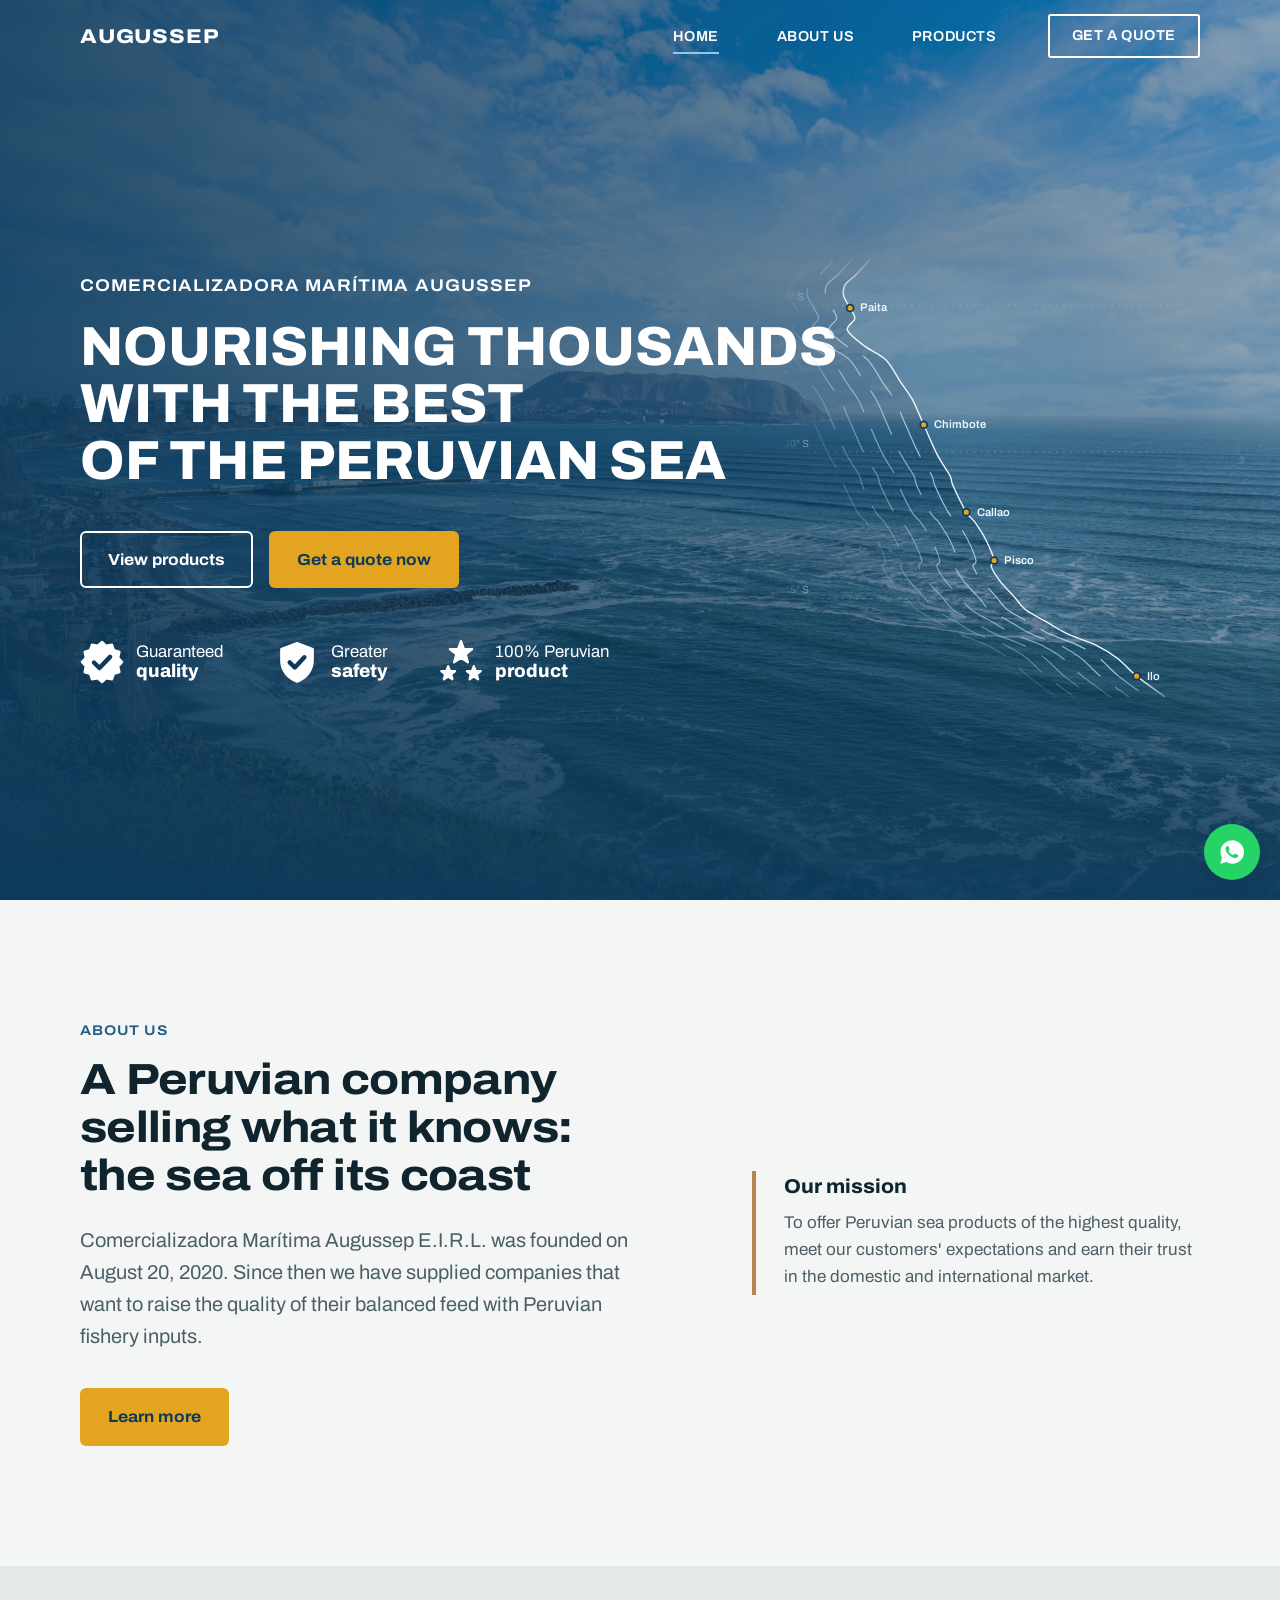
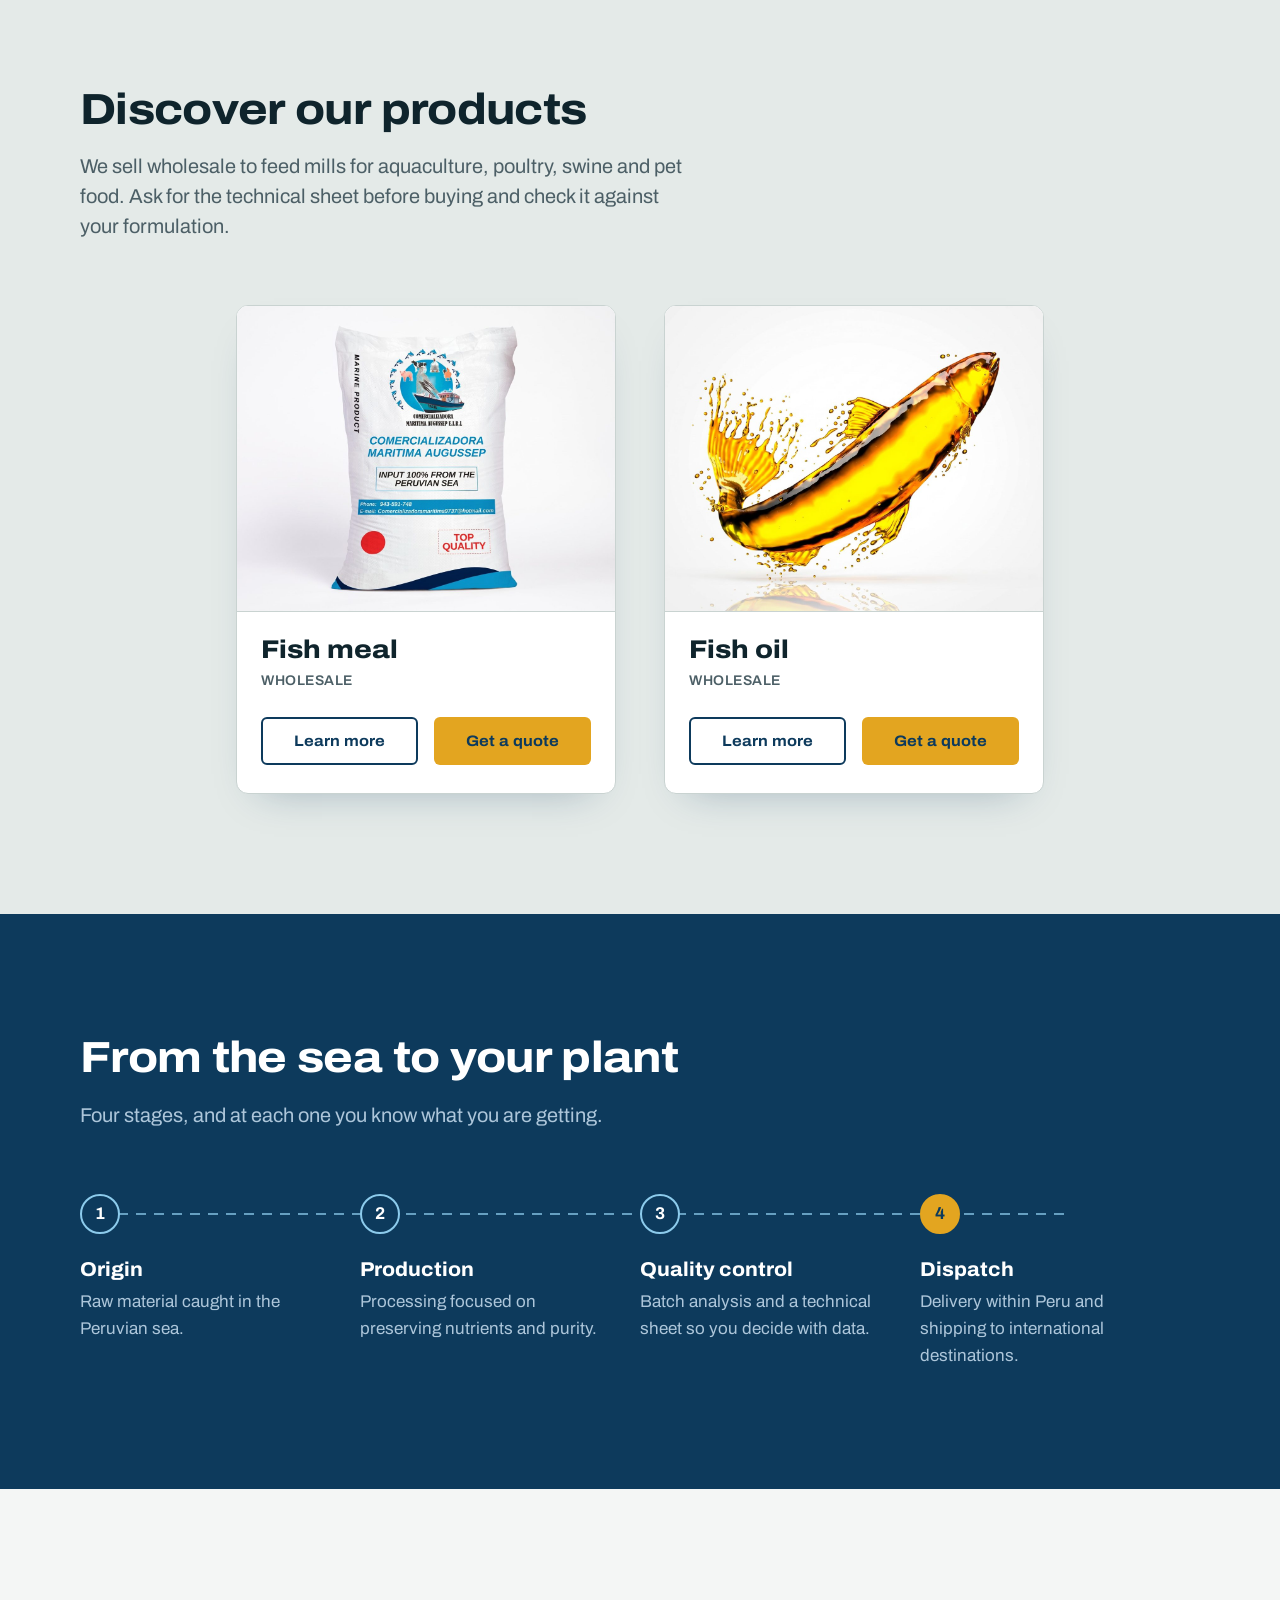
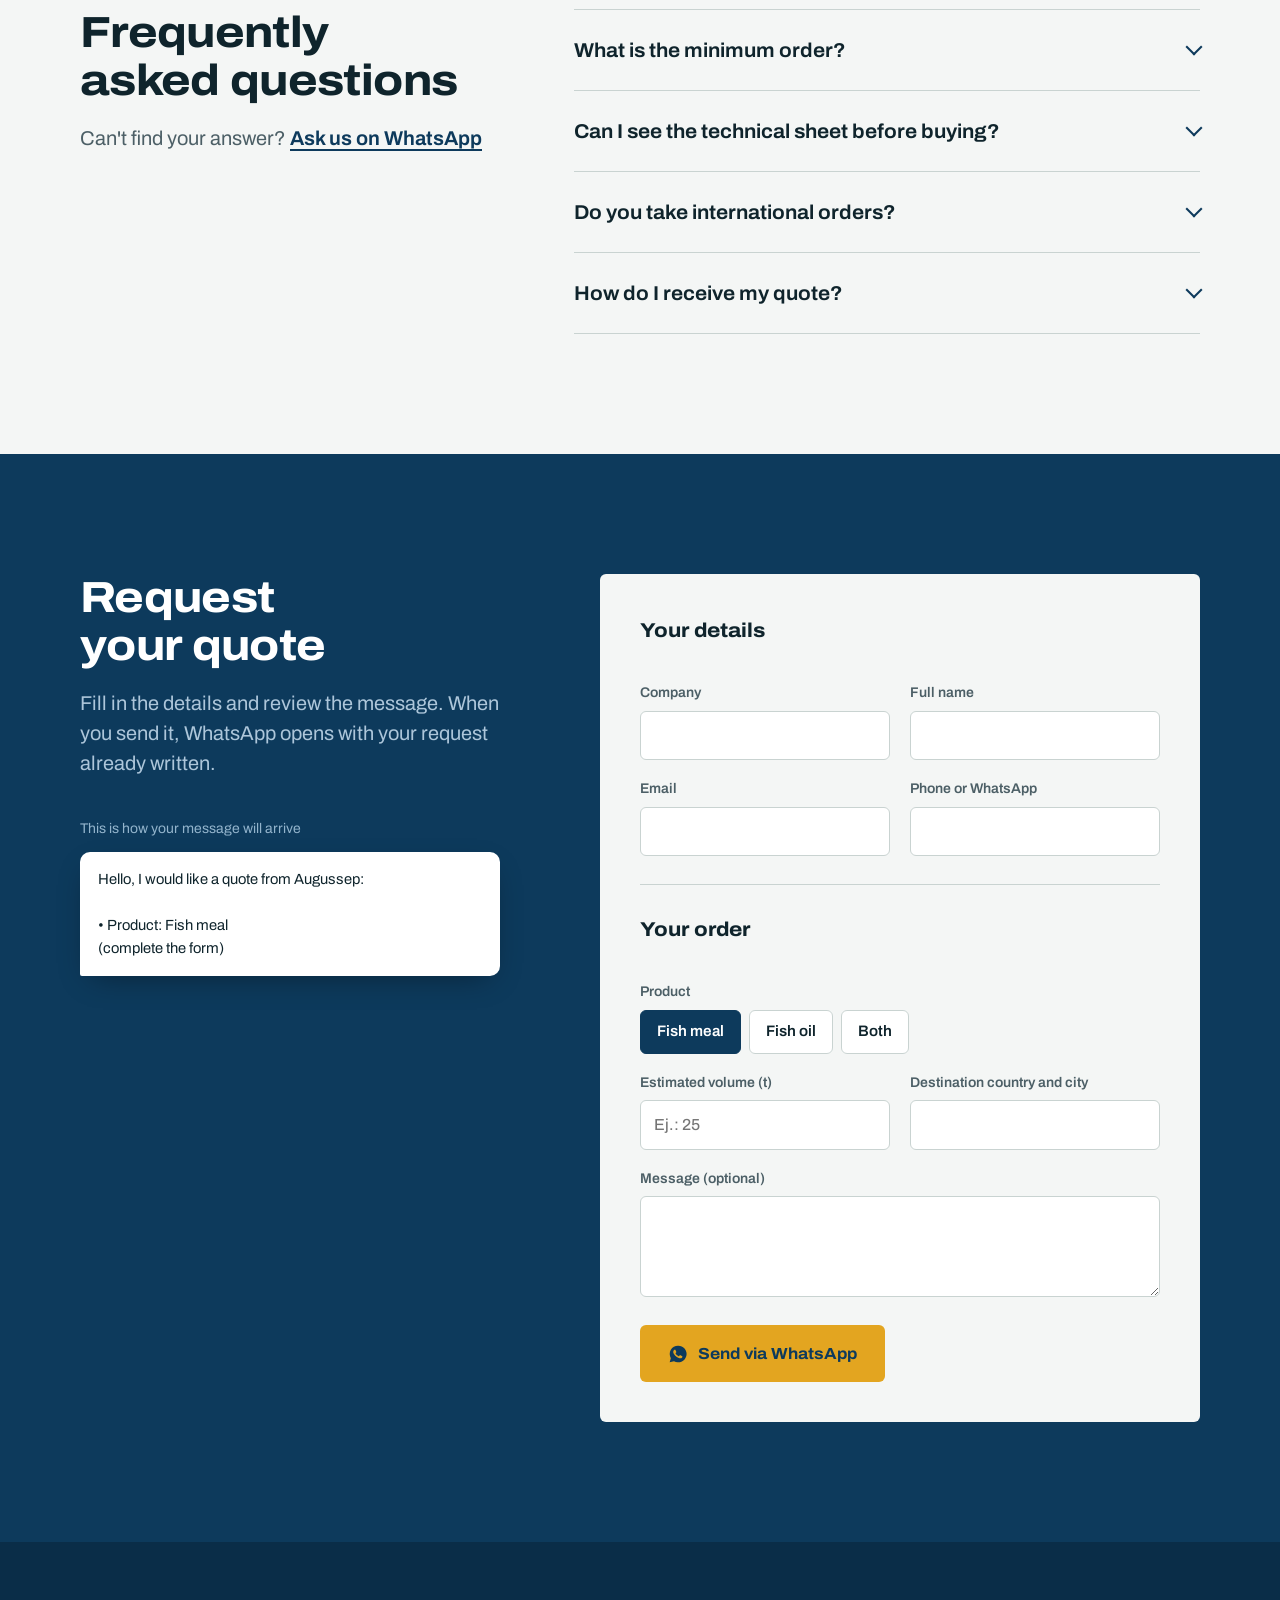
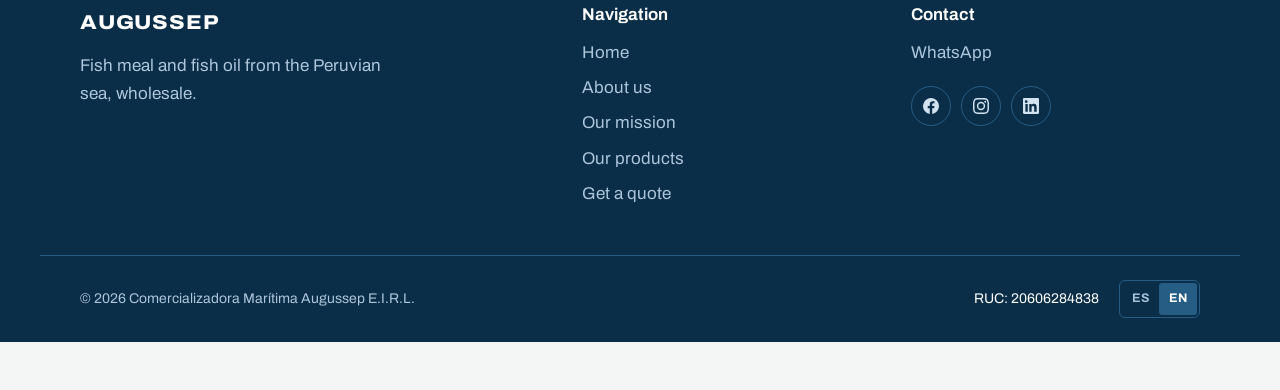
<file: index.html>
<!DOCTYPE html>
<html lang="es">
<head>
  <meta charset="UTF-8">
  <meta http-equiv="refresh" content="0; url=inicio/index.html">
  <title>Augussep</title>
  <link rel="canonical" href="inicio/index.html">
</head>
<body>
  <p><a href="inicio/index.html">Ir a Augussep</a></p>
</body>
</html>
</file>
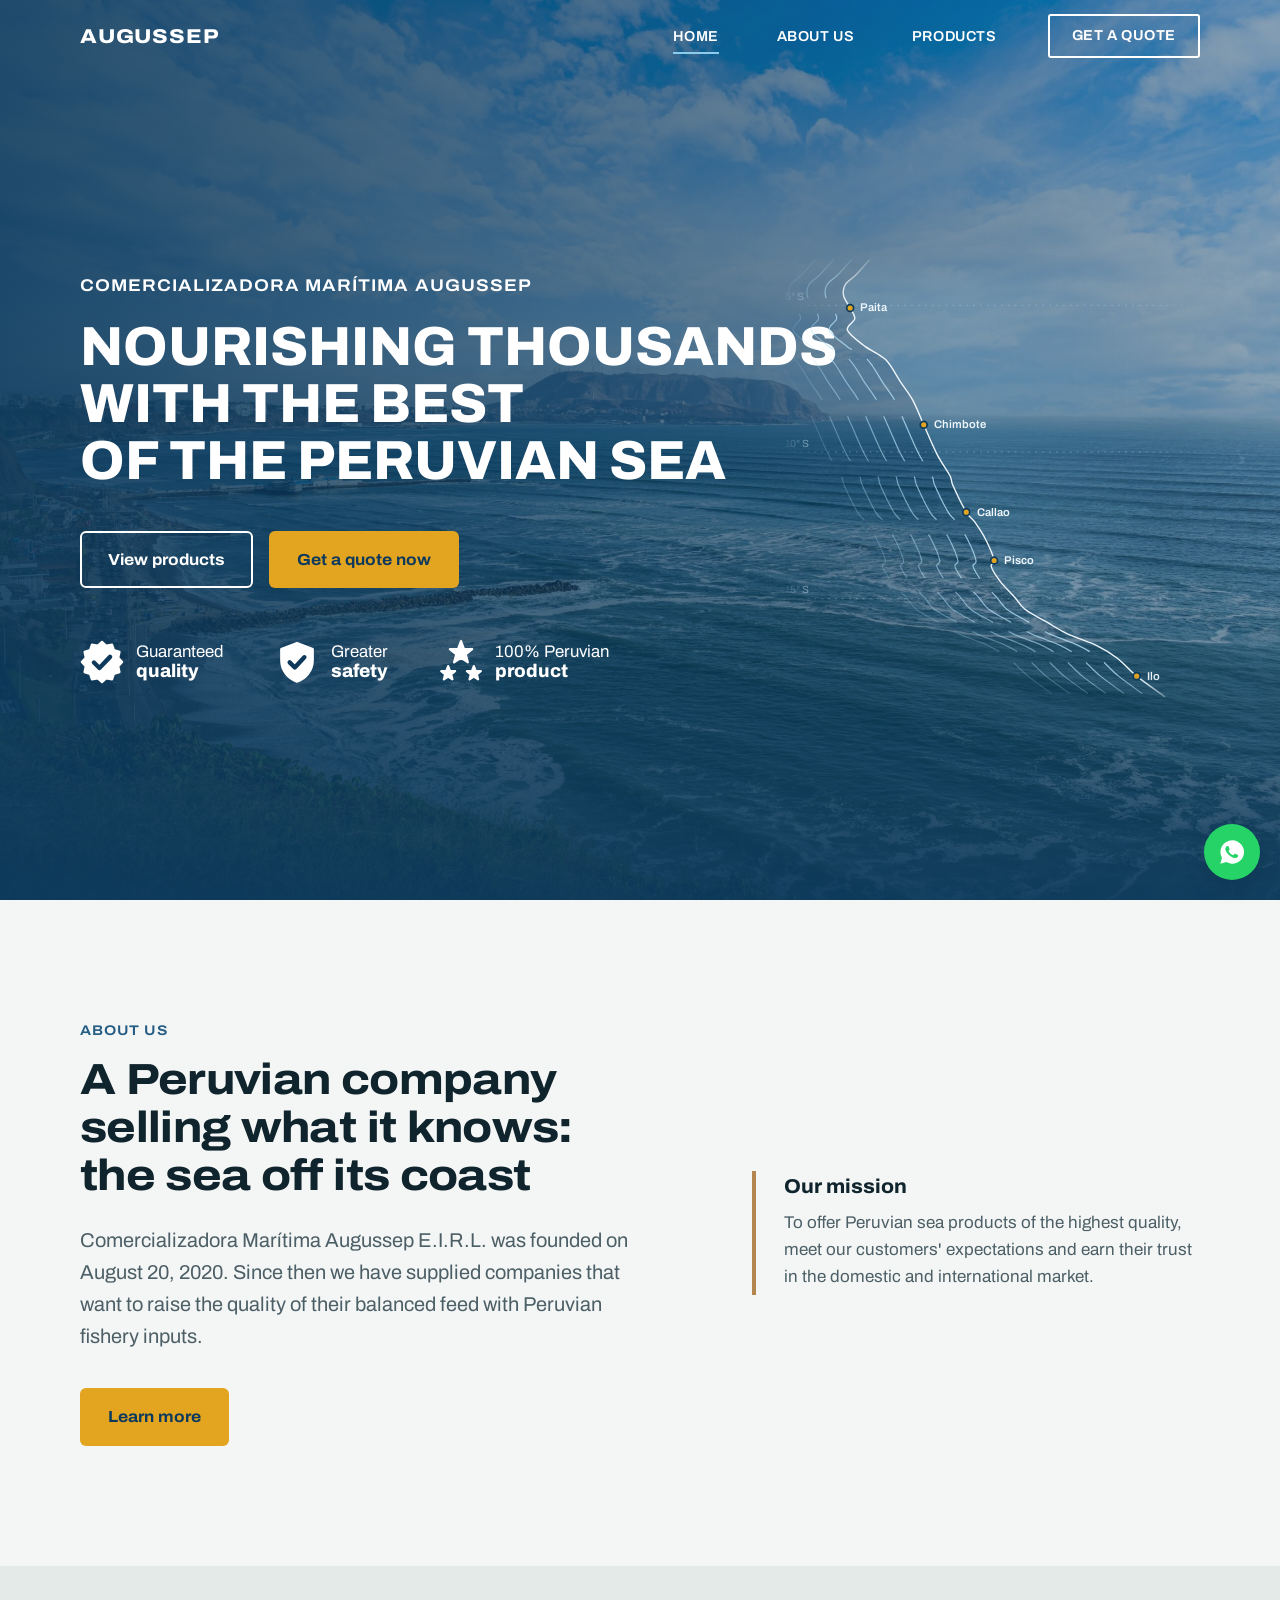
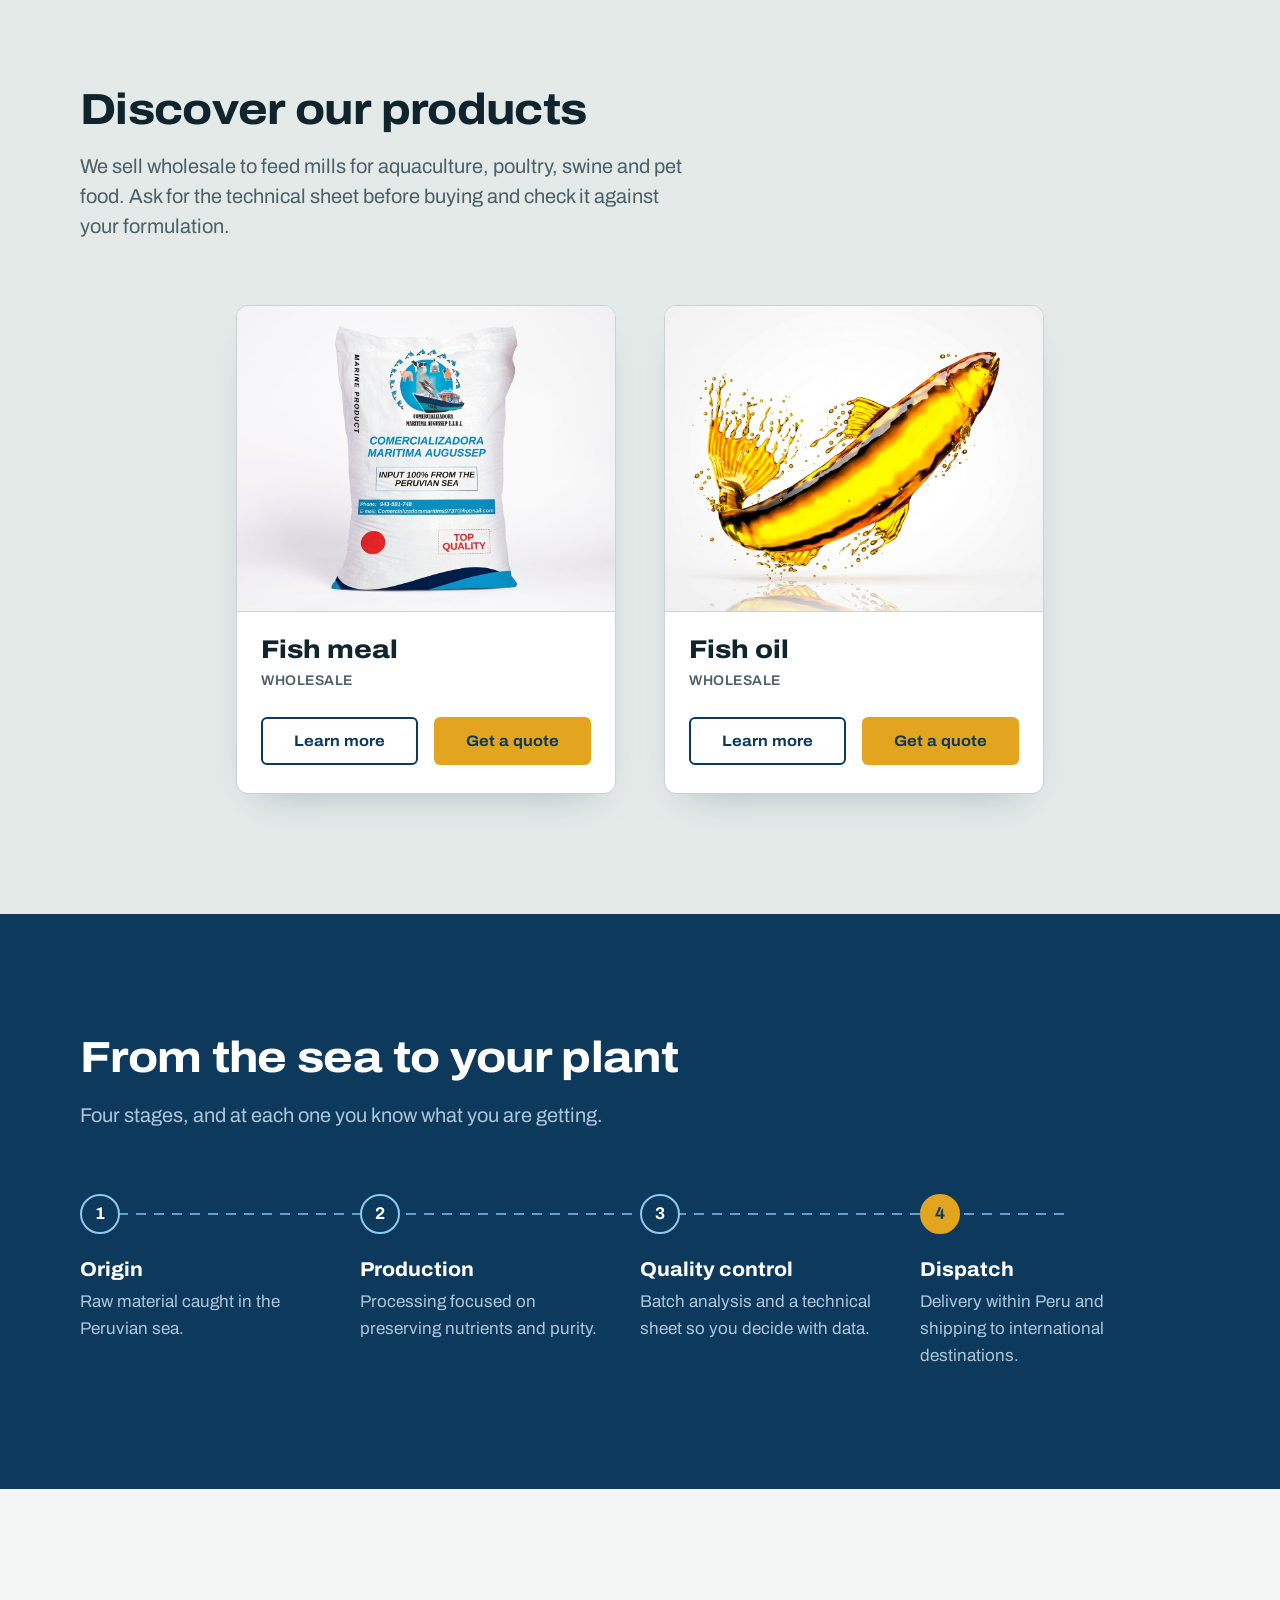
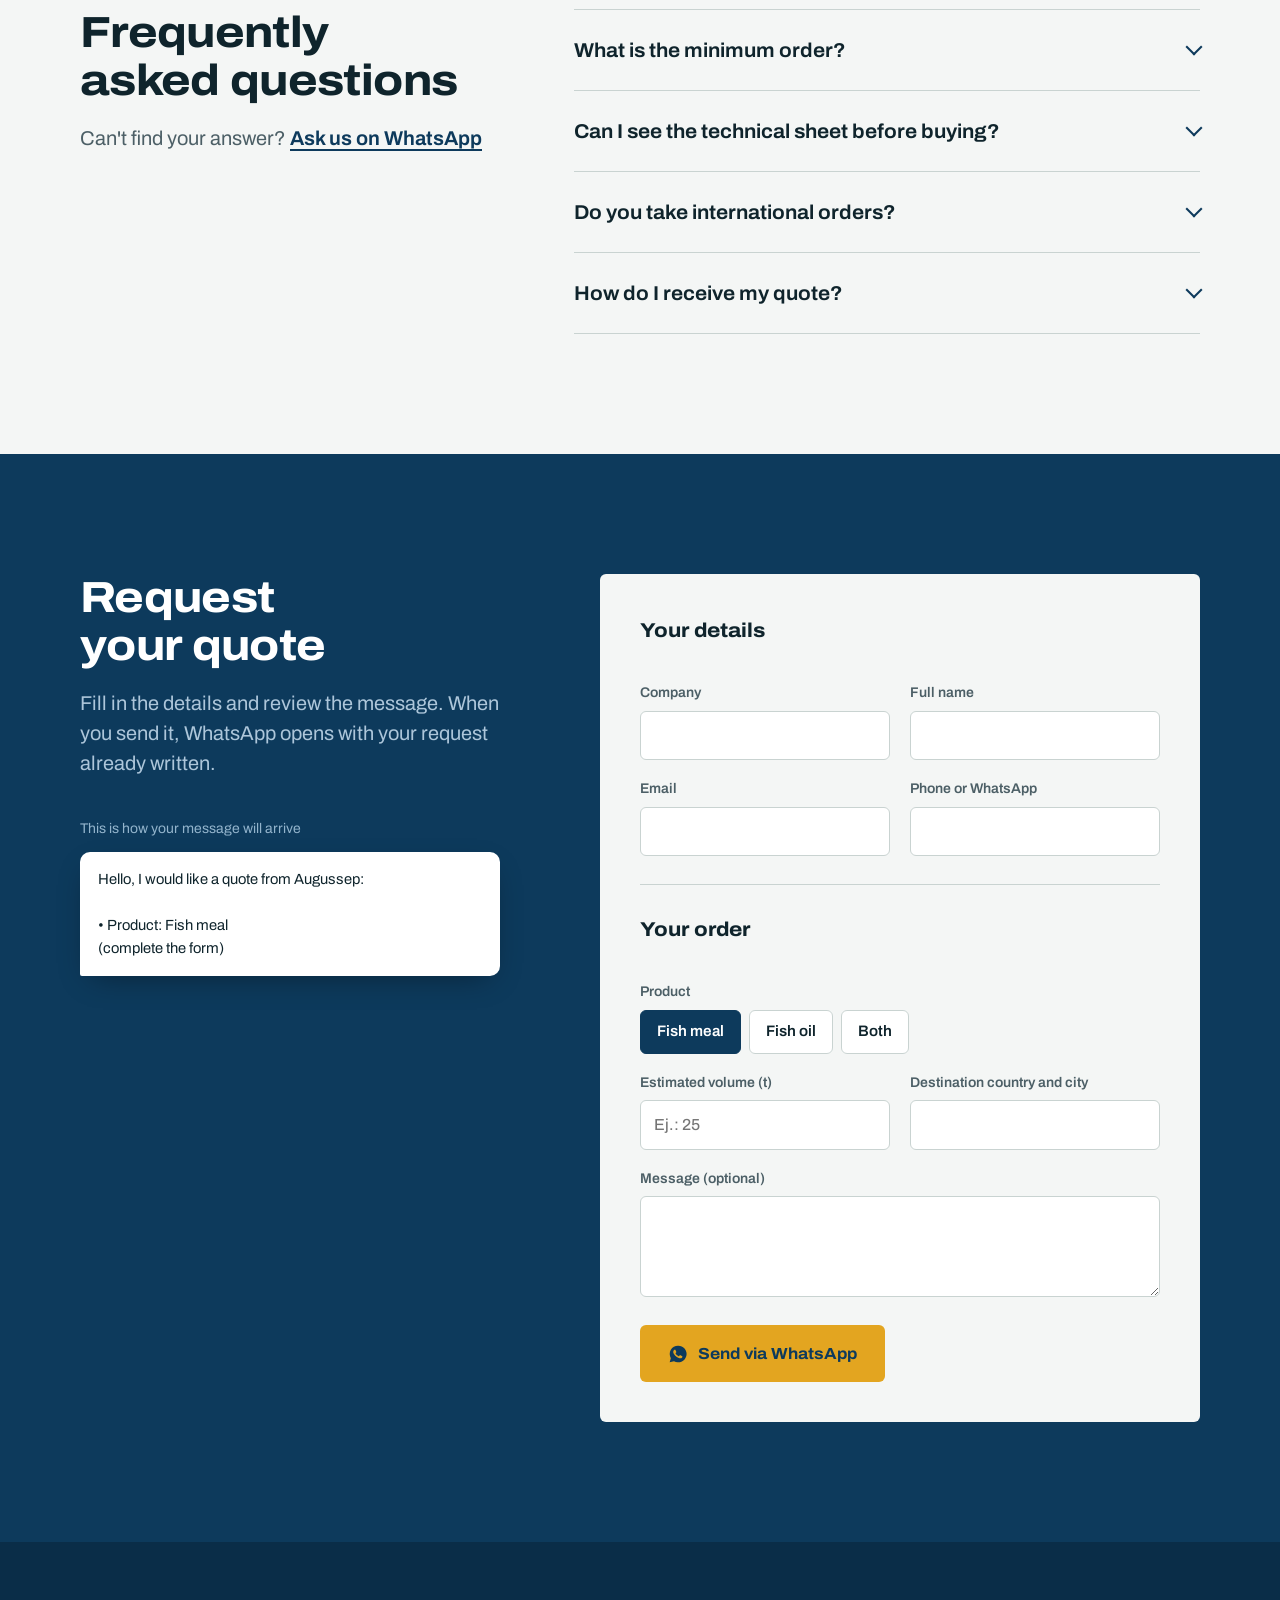
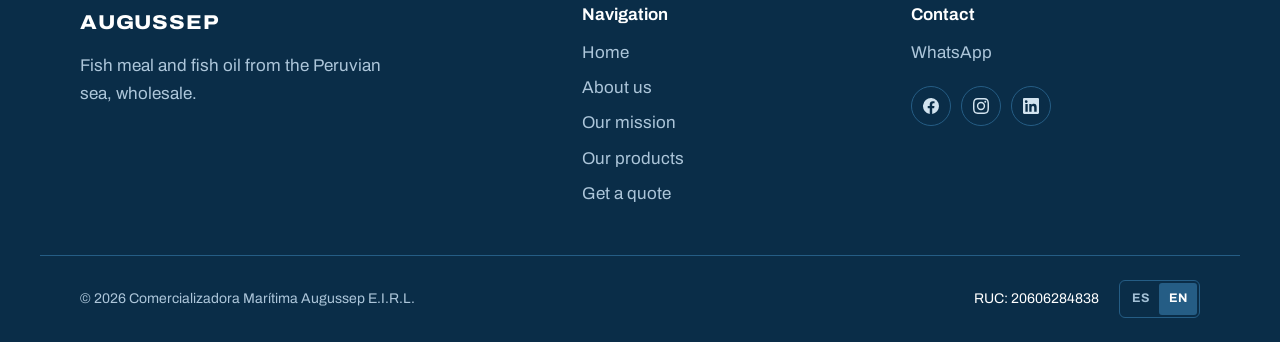
<file: inicio/index.html>
<!DOCTYPE html>
<html lang="es">
<head>
  <meta charset="UTF-8">
  <meta name="viewport" content="width=device-width, initial-scale=1.0">
  <title>Augussep | Harina y aceite de pescado peruano al por mayor</title>
  <meta name="description" content="Comercializadora Marítima Augussep: harina y aceite de pescado del mar peruano, al por mayor, para fabricantes de alimento balanceado.">
  <meta name="theme-color" content="#0d3a5c">
  <meta property="og:type" content="website">
  <meta property="og:title" content="Augussep | Harina y aceite de pescado peruano al por mayor">
  <meta property="og:description" content="Comercializadora Marítima Augussep: harina y aceite de pescado del mar peruano, al por mayor, para fabricantes de alimento balanceado.">
  <meta property="og:image" content="../images/hero.jpg">
  <meta property="og:locale" content="es_PE">
  <link rel="icon" href="../images/favicon.svg" type="image/svg+xml">
  <link rel="preconnect" href="https://fonts.googleapis.com">
  <link rel="preconnect" href="https://fonts.gstatic.com" crossorigin>
  <link href="https://fonts.googleapis.com/css2?family=Archivo:wdth,wght@62..125,400..800&display=swap" rel="stylesheet">
  <link rel="stylesheet" href="index.css">
  <script type="application/ld+json">
  {"@context": "https://schema.org", "@type": "Organization", "name": "Comercializadora Marítima Augussep E.I.R.L.", "alternateName": "Augussep", "foundingDate": "2020-08-20", "taxID": "20606284838", "address": {"@type": "PostalAddress", "addressCountry": "PE"}}
  </script>
</head>
<body>
  <a class="skip" href="#contenido" data-i18n="skip">Saltar al contenido</a>

  <header class="site-header">
    <div class="wrap header__inner">
      <a class="wordmark" href="../inicio/index.html" aria-label="Augussep, inicio">Augussep</a>
      <button class="nav-toggle" type="button" aria-expanded="false" aria-controls="nav">
        <span class="sr" data-i18n="nav.menu">Menú</span>
        <i></i><i></i>
      </button>
      <nav class="nav" id="nav" aria-label="Principal">
        <ul>
          <li><a href="../inicio/index.html" aria-current="page" data-i18n="nav.home">Inicio</a></li>
          <li><a href="../sobre-nosotros/index.html" data-i18n="nav.aboutLong">Sobre nosotros</a></li>
          <li><a href="../productos/index.html" data-i18n="nav.products">Productos</a></li>
        </ul>
        <a href="#cotizar" class="nav__cta" data-i18n="nav.cta">Cotiza ahora</a>
      </nav>
    </div>
  </header>

  <main>
    <!-- ============ PORTADA ============ -->
    <section class="hero hero--home" id="inicio">
      <div class="hero__bg" aria-hidden="true"></div>
      <div class="wrap hero__grid">
        <div class="hero__copy">
          <p class="hero__kicker" data-i18n="hero.kicker">Comercializadora Marítima Augussep</p>
          <h1 class="hero__title">
            <span data-i18n="hero.t1">Nutriendo a miles</span>
            <span data-i18n="hero.t2">con lo mejor</span>
            <span data-i18n="hero.t3">del mar peruano</span>
          </h1>
          <div class="btn-row">
            <a href="#productos" class="btn btn--line btn--lg" data-i18n="hero.cta2">Ver productos</a>
            <a href="#cotizar" class="btn btn--signal btn--lg" data-i18n="hero.cta1">Cotizar ahora</a>
          </div>
          <ul class="badges">
          <li>
            <svg viewBox="0 0 24 24" aria-hidden="true"><path class="badges__shape" d="M12.00 1.00 L14.38 3.11 L17.50 2.47 L18.51 5.49 L21.53 6.50 L20.89 9.62 L23.00 12.00 L20.89 14.38 L21.53 17.50 L18.51 18.51 L17.50 21.53 L14.38 20.89 L12.00 23.00 L9.62 20.89 L6.50 21.53 L5.49 18.51 L2.47 17.50 L3.11 14.38 L1.00 12.00 L3.11 9.62 L2.47 6.50 L5.49 5.49 L6.50 2.47 L9.62 3.11Z"/><path class="badges__mark" d="M7.6 12.3l3 3 5.8-6.1"/></svg>
            <p><span data-i18n="b1.a">Calidad</span> <strong data-i18n="b1.b">Garantizada</strong></p>
          </li>
          <li>
            <svg viewBox="0 0 24 24" aria-hidden="true"><path class="badges__shape" d="M12 1.6 3.4 4.9v6.2c0 5.4 3.6 10 8.6 11.6 5-1.6 8.6-6.2 8.6-11.6V4.9z"/><path class="badges__mark" d="M8 12.2l2.8 2.8 5.2-5.6"/></svg>
            <p><span data-i18n="b2.a">Mayor</span> <strong data-i18n="b2.b">Seguridad</strong></p>
          </li>
          <li>
            <svg viewBox="0 0 24 24" aria-hidden="true"><path class="badges__shape" d="M12.00 0.60 L13.59 4.82 L18.09 5.02 L14.57 7.83 L15.76 12.18 L12.00 9.70 L8.24 12.18 L9.43 7.83 L5.91 5.02 L10.41 4.82ZM5.00 14.20 L6.00 16.82 L8.80 16.96 L6.62 18.73 L7.35 21.44 L5.00 19.90 L2.65 21.44 L3.38 18.73 L1.20 16.96 L4.00 16.82ZM19.00 14.20 L20.00 16.82 L22.80 16.96 L20.62 18.73 L21.35 21.44 L19.00 19.90 L16.65 21.44 L17.38 18.73 L15.20 16.96 L18.00 16.82Z"/></svg>
            <p><span data-i18n="b3.a">Producto</span> <strong data-i18n="b3.b">100% peruano</strong></p>
          </li>
        </ul>
        </div>
        <figure class="hero__chart">
          <svg class="chart chart--fade" viewBox="0 0 510 571" role="img" aria-labelledby="chart-title"><title id="chart-title">Costa del Perú y la corriente de Humboldt</title>
          <line class="chart__grid" x1="0" y1="85" x2="510" y2="85"/><text class="chart__lat" x="6" y="79">5° S</text>
          <line class="chart__grid" x1="0" y1="255" x2="510" y2="255"/><text class="chart__lat" x="6" y="249">10° S</text>
          <line class="chart__grid" x1="0" y1="425" x2="510" y2="425"/><text class="chart__lat" x="6" y="419">15° S</text>
          <defs><linearGradient id="fadeV" x1="0" y1="0" x2="0" y2="1"><stop offset="0" stop-color="#fff" stop-opacity="0"/><stop offset=".1" stop-color="#fff"/><stop offset=".92" stop-color="#fff"/><stop offset="1" stop-color="#fff" stop-opacity="0"/></linearGradient><mask id="fade" maskUnits="userSpaceOnUse" x="0" y="0" width="510" height="571"><rect width="510" height="571" fill="url(#fadeV)"/></mask><linearGradient id="landG" x1="0" y1="0" x2="1" y2="0"><stop offset=".3" stop-color="#9ad3f2" stop-opacity=".16"/><stop offset=".85" stop-color="#9ad3f2" stop-opacity="0"/></linearGradient></defs><g mask="url(#fade)">
          <path class="chart__land" d="M103.7 32.3 C101.1 35.1 93.1 44.5 88.4 49.3 C83.7 54.1 77.9 57.1 75.5 61.2 C73.0 65.3 72.8 69.6 73.8 74.1 C74.7 78.6 79.1 83.7 81.3 88.1 C83.4 92.4 87.2 96.0 86.7 100.3 C86.2 104.6 76.2 108.5 78.2 113.9 C80.2 119.3 91.2 126.9 98.6 132.6 C106.0 138.3 115.6 141.1 122.4 147.9 C129.2 154.7 134.2 165.6 139.4 173.4 C144.6 181.2 149.1 186.2 153.7 194.5 C158.2 202.8 161.9 212.9 166.6 223.4 C171.3 233.9 176.9 247.6 181.9 257.4 C186.9 267.2 193.7 276.1 196.9 282.2 C200.0 288.3 197.4 287.0 200.6 294.1 C203.8 301.2 211.6 317.6 215.9 324.7 C220.1 331.8 222.3 331.2 226.1 336.6 C229.9 342.0 235.0 349.6 238.7 357.0 C242.4 364.4 247.2 375.7 248.2 380.8 C249.2 385.9 243.7 383.6 244.8 387.6 C245.9 391.6 250.5 398.7 255.0 404.6 C259.5 410.6 267.2 417.9 272.0 423.3 C276.8 428.7 277.7 432.4 283.9 437.2 C290.1 442.1 301.2 447.4 309.4 452.2 C317.6 457.0 323.6 461.3 333.2 465.8 C342.8 470.3 357.6 474.7 367.2 479.4 C376.8 484.1 383.3 488.1 391.0 494.0 C398.7 499.9 404.2 507.3 413.4 514.8 C422.7 522.2 440.9 534.9 446.4 538.9 L510 538.9 L510 0 L103.7 0 Z"/>
          <path class="chart__current" style="--i:0" d="M82.7 32.3 C80.1 35.1 72.1 44.5 67.4 49.3 C62.7 54.1 56.9 57.1 54.5 61.2 C52.0 65.3 51.8 69.6 52.8 74.1 C53.7 78.6 58.1 83.7 60.3 88.1 C62.4 92.4 66.2 96.0 65.7 100.3 C65.2 104.6 55.2 108.5 57.2 113.9 C59.2 119.3 70.2 126.9 77.6 132.6 C85.0 138.3 94.6 141.1 101.4 147.9 C108.2 154.7 113.2 165.6 118.4 173.4 C123.6 181.2 128.1 186.2 132.7 194.5 C137.2 202.8 140.9 212.9 145.6 223.4 C150.3 233.9 155.9 247.6 160.9 257.4 C165.9 267.2 172.7 276.1 175.9 282.2 C179.0 288.3 176.4 287.0 179.6 294.1 C182.8 301.2 190.6 317.6 194.9 324.7 C199.1 331.8 201.3 331.2 205.1 336.6 C208.9 342.0 214.0 349.6 217.7 357.0 C221.4 364.4 226.2 375.7 227.2 380.8 C228.2 385.9 222.7 383.6 223.8 387.6 C224.9 391.6 229.5 398.7 234.0 404.6 C238.5 410.6 246.2 417.9 251.0 423.3 C255.8 428.7 256.7 432.4 262.9 437.2 C269.1 442.1 280.2 447.4 288.4 452.2 C296.6 457.0 302.6 461.3 312.2 465.8 C321.8 470.3 336.6 474.7 346.2 479.4 C355.8 484.1 362.3 488.1 370.0 494.0 C377.7 499.9 383.2 507.3 392.4 514.8 C401.7 522.2 419.9 534.9 425.4 538.9"/>
          <path class="chart__current" style="--i:1" d="M61.7 32.3 C59.1 35.1 51.1 44.5 46.4 49.3 C41.7 54.1 35.9 57.1 33.5 61.2 C31.0 65.3 30.8 69.6 31.8 74.1 C32.7 78.6 37.1 83.7 39.3 88.1 C41.4 92.4 45.2 96.0 44.7 100.3 C44.2 104.6 34.2 108.5 36.2 113.9 C38.2 119.3 49.2 126.9 56.6 132.6 C64.0 138.3 73.6 141.1 80.4 147.9 C87.2 154.7 92.2 165.6 97.4 173.4 C102.6 181.2 107.1 186.2 111.7 194.5 C116.2 202.8 119.9 212.9 124.6 223.4 C129.3 233.9 134.9 247.6 139.9 257.4 C144.9 267.2 151.7 276.1 154.9 282.2 C158.0 288.3 155.4 287.0 158.6 294.1 C161.8 301.2 169.6 317.6 173.9 324.7 C178.1 331.8 180.3 331.2 184.1 336.6 C187.9 342.0 193.0 349.6 196.7 357.0 C200.4 364.4 205.2 375.7 206.2 380.8 C207.2 385.9 201.7 383.6 202.8 387.6 C203.9 391.6 208.5 398.7 213.0 404.6 C217.5 410.6 225.2 417.9 230.0 423.3 C234.8 428.7 235.7 432.4 241.9 437.2 C248.1 442.1 259.2 447.4 267.4 452.2 C275.6 457.0 281.6 461.3 291.2 465.8 C300.8 470.3 315.6 474.7 325.2 479.4 C334.8 484.1 341.3 488.1 349.0 494.0 C356.7 499.9 362.2 507.3 371.4 514.8 C380.7 522.2 398.9 534.9 404.4 538.9"/>
          <path class="chart__current" style="--i:2" d="M40.7 32.3 C38.1 35.1 30.1 44.5 25.4 49.3 C20.7 54.1 14.9 57.1 12.5 61.2 C10.0 65.3 9.8 69.6 10.8 74.1 C11.7 78.6 16.1 83.7 18.3 88.1 C20.4 92.4 24.2 96.0 23.7 100.3 C23.2 104.6 13.2 108.5 15.2 113.9 C17.2 119.3 28.2 126.9 35.6 132.6 C43.0 138.3 52.6 141.1 59.4 147.9 C66.2 154.7 71.2 165.6 76.4 173.4 C81.6 181.2 86.1 186.2 90.7 194.5 C95.2 202.8 98.9 212.9 103.6 223.4 C108.3 233.9 113.9 247.6 118.9 257.4 C123.9 267.2 130.7 276.1 133.9 282.2 C137.0 288.3 134.4 287.0 137.6 294.1 C140.8 301.2 148.6 317.6 152.9 324.7 C157.1 331.8 159.3 331.2 163.1 336.6 C166.9 342.0 172.0 349.6 175.7 357.0 C179.4 364.4 184.2 375.7 185.2 380.8 C186.2 385.9 180.7 383.6 181.8 387.6 C182.9 391.6 187.5 398.7 192.0 404.6 C196.5 410.6 204.2 417.9 209.0 423.3 C213.8 428.7 214.7 432.4 220.9 437.2 C227.1 442.1 238.2 447.4 246.4 452.2 C254.6 457.0 260.6 461.3 270.2 465.8 C279.8 470.3 294.6 474.7 304.2 479.4 C313.8 484.1 320.3 488.1 328.0 494.0 C335.7 499.9 341.2 507.3 350.4 514.8 C359.7 522.2 377.9 534.9 383.4 538.9"/>
          <path class="chart__current" style="--i:3" d="M19.7 32.3 C17.1 35.1 9.1 44.5 4.4 49.3 C-0.3 54.1 -6.1 57.1 -8.5 61.2 C-11.0 65.3 -11.2 69.6 -10.2 74.1 C-9.3 78.6 -4.9 83.7 -2.7 88.1 C-0.6 92.4 3.2 96.0 2.7 100.3 C2.2 104.6 -7.8 108.5 -5.8 113.9 C-3.8 119.3 7.2 126.9 14.6 132.6 C22.0 138.3 31.6 141.1 38.4 147.9 C45.2 154.7 50.2 165.6 55.4 173.4 C60.6 181.2 65.1 186.2 69.7 194.5 C74.2 202.8 77.9 212.9 82.6 223.4 C87.3 233.9 92.9 247.6 97.9 257.4 C102.9 267.2 109.7 276.1 112.9 282.2 C116.0 288.3 113.4 287.0 116.6 294.1 C119.8 301.2 127.6 317.6 131.9 324.7 C136.1 331.8 138.3 331.2 142.1 336.6 C145.9 342.0 151.0 349.6 154.7 357.0 C158.4 364.4 163.2 375.7 164.2 380.8 C165.2 385.9 159.7 383.6 160.8 387.6 C161.9 391.6 166.5 398.7 171.0 404.6 C175.5 410.6 183.2 417.9 188.0 423.3 C192.8 428.7 193.7 432.4 199.9 437.2 C206.1 442.1 217.2 447.4 225.4 452.2 C233.6 457.0 239.6 461.3 249.2 465.8 C258.8 470.3 273.6 474.7 283.2 479.4 C292.8 484.1 299.3 488.1 307.0 494.0 C314.7 499.9 320.2 507.3 329.4 514.8 C338.7 522.2 356.9 534.9 362.4 538.9"/>
          <path class="chart__current" style="--i:4" d="M-1.3 32.3 C-3.9 35.1 -11.9 44.5 -16.6 49.3 C-21.3 54.1 -27.1 57.1 -29.5 61.2 C-32.0 65.3 -32.2 69.6 -31.2 74.1 C-30.3 78.6 -25.9 83.7 -23.7 88.1 C-21.6 92.4 -17.8 96.0 -18.3 100.3 C-18.8 104.6 -28.8 108.5 -26.8 113.9 C-24.8 119.3 -13.8 126.9 -6.4 132.6 C1.0 138.3 10.6 141.1 17.4 147.9 C24.2 154.7 29.2 165.6 34.4 173.4 C39.6 181.2 44.1 186.2 48.7 194.5 C53.2 202.8 56.9 212.9 61.6 223.4 C66.3 233.9 71.9 247.6 76.9 257.4 C81.9 267.2 88.7 276.1 91.9 282.2 C95.0 288.3 92.4 287.0 95.6 294.1 C98.8 301.2 106.6 317.6 110.9 324.7 C115.1 331.8 117.3 331.2 121.1 336.6 C124.9 342.0 130.0 349.6 133.7 357.0 C137.4 364.4 142.2 375.7 143.2 380.8 C144.2 385.9 138.7 383.6 139.8 387.6 C140.9 391.6 145.5 398.7 150.0 404.6 C154.5 410.6 162.2 417.9 167.0 423.3 C171.8 428.7 172.7 432.4 178.9 437.2 C185.1 442.1 196.2 447.4 204.4 452.2 C212.6 457.0 218.6 461.3 228.2 465.8 C237.8 470.3 252.6 474.7 262.2 479.4 C271.8 484.1 278.3 488.1 286.0 494.0 C293.7 499.9 299.2 507.3 308.4 514.8 C317.7 522.2 335.9 534.9 341.4 538.9"/>
          <path class="chart__current" style="--i:5" d="M-22.3 32.3 C-24.9 35.1 -32.9 44.5 -37.6 49.3 C-42.3 54.1 -48.1 57.1 -50.5 61.2 C-53.0 65.3 -53.2 69.6 -52.2 74.1 C-51.3 78.6 -46.9 83.7 -44.7 88.1 C-42.6 92.4 -38.8 96.0 -39.3 100.3 C-39.8 104.6 -49.8 108.5 -47.8 113.9 C-45.8 119.3 -34.8 126.9 -27.4 132.6 C-20.0 138.3 -10.4 141.1 -3.6 147.9 C3.2 154.7 8.2 165.6 13.4 173.4 C18.6 181.2 23.1 186.2 27.7 194.5 C32.2 202.8 35.9 212.9 40.6 223.4 C45.3 233.9 50.9 247.6 55.9 257.4 C60.9 267.2 67.7 276.1 70.9 282.2 C74.0 288.3 71.4 287.0 74.6 294.1 C77.8 301.2 85.6 317.6 89.9 324.7 C94.1 331.8 96.3 331.2 100.1 336.6 C103.9 342.0 109.0 349.6 112.7 357.0 C116.4 364.4 121.2 375.7 122.2 380.8 C123.2 385.9 117.7 383.6 118.8 387.6 C119.9 391.6 124.5 398.7 129.0 404.6 C133.5 410.6 141.2 417.9 146.0 423.3 C150.8 428.7 151.7 432.4 157.9 437.2 C164.1 442.1 175.2 447.4 183.4 452.2 C191.6 457.0 197.6 461.3 207.2 465.8 C216.8 470.3 231.6 474.7 241.2 479.4 C250.8 484.1 257.3 488.1 265.0 494.0 C272.7 499.9 278.2 507.3 287.4 514.8 C296.7 522.2 314.9 534.9 320.4 538.9"/>
          <path class="chart__coast" d="M103.7 32.3 C101.1 35.1 93.1 44.5 88.4 49.3 C83.7 54.1 77.9 57.1 75.5 61.2 C73.0 65.3 72.8 69.6 73.8 74.1 C74.7 78.6 79.1 83.7 81.3 88.1 C83.4 92.4 87.2 96.0 86.7 100.3 C86.2 104.6 76.2 108.5 78.2 113.9 C80.2 119.3 91.2 126.9 98.6 132.6 C106.0 138.3 115.6 141.1 122.4 147.9 C129.2 154.7 134.2 165.6 139.4 173.4 C144.6 181.2 149.1 186.2 153.7 194.5 C158.2 202.8 161.9 212.9 166.6 223.4 C171.3 233.9 176.9 247.6 181.9 257.4 C186.9 267.2 193.7 276.1 196.9 282.2 C200.0 288.3 197.4 287.0 200.6 294.1 C203.8 301.2 211.6 317.6 215.9 324.7 C220.1 331.8 222.3 331.2 226.1 336.6 C229.9 342.0 235.0 349.6 238.7 357.0 C242.4 364.4 247.2 375.7 248.2 380.8 C249.2 385.9 243.7 383.6 244.8 387.6 C245.9 391.6 250.5 398.7 255.0 404.6 C259.5 410.6 267.2 417.9 272.0 423.3 C276.8 428.7 277.7 432.4 283.9 437.2 C290.1 442.1 301.2 447.4 309.4 452.2 C317.6 457.0 323.6 461.3 333.2 465.8 C342.8 470.3 357.6 474.7 367.2 479.4 C376.8 484.1 383.3 488.1 391.0 494.0 C398.7 499.9 404.2 507.3 413.4 514.8 C422.7 522.2 440.9 534.9 446.4 538.9"/></g>
          <g class="chart__port"><circle cx="81.3" cy="88.1" r="4"/><text x="93.3" y="92.1">Paita</text></g>
          <g class="chart__port"><circle cx="166.6" cy="223.4" r="4"/><text x="178.6" y="227.4">Chimbote</text></g>
          <g class="chart__port"><circle cx="215.9" cy="324.7" r="4"/><text x="227.9" y="328.7">Callao</text></g>
          <g class="chart__port"><circle cx="248.2" cy="380.8" r="4"/><text x="260.2" y="384.8">Pisco</text></g>
          <g class="chart__port"><circle cx="413.4" cy="514.8" r="4"/><text x="425.4" y="518.8">Ilo</text></g>
          </svg>
          <figcaption class="sr" data-i18n="hero.caption">La corriente de Humboldt recorre la costa peruana de sur a norte: aguas frías que sostienen una de las pesquerías más productivas del planeta.</figcaption>
        </figure>
      </div>
    </section>

    <!-- ============ SOBRE NOSOTROS ============ -->
    <section class="section" id="contenido">
      <div class="wrap about">
        <div class="about__main">
          <p class="kicker" data-i18n="about.kicker">Sobre nosotros</p>
          <h2 data-i18n="about.title">Una empresa peruana que vende lo que conoce: el mar de su costa</h2>
          <p class="lead" data-i18n="about.text">Comercializadora Marítima Augussep E.I.R.L. nació el 20 de agosto de 2020. Desde entonces abastecemos a empresas que quieren mejorar la calidad de sus alimentos balanceados con insumos pesqueros peruanos.</p>
          <div class="btn-row">
            <a href="../sobre-nosotros/index.html" class="btn btn--signal btn--lg" data-i18n="about.more">Conoce más</a>
          </div>
        </div>
        <aside class="about__mission">
          <h3 data-i18n="about.mission.title">Nuestra misión</h3>
          <p data-i18n="about.mission.text">Ofrecer productos del mar peruano con la más alta calidad, cumplir las expectativas de nuestros clientes y ganar su confianza en el mercado nacional e internacional.</p>
        </aside>
      </div>
    </section>

    <!-- ============ PRODUCTOS ============ -->
    <section class="section section--fog" id="productos">
      <div class="wrap">
        <header class="section-head">
          <h2 data-i18n="prod.title">Conoce nuestros productos</h2>
          <p data-i18n="prod.sub">Vendemos al por mayor a plantas de alimento balanceado para acuicultura, avicultura, porcinos y mascotas. Pide la ficha técnica antes de comprar y compárala con tu formulación.</p>
        </header>
        <div class="cards">
          <article class="card">
            <div class="card__media"><img src="../images/harina.jpg" alt="Saco de harina de pescado de Comercializadora Marítima Augussep" width="1200" height="967" loading="lazy"></div>
            <div class="card__body">
              <h3 data-i18n="p1.name">Harina de pescado</h3>
              <p data-i18n="card.wholesale">Venta al por mayor</p>
              <div class="btn-row">
                <a href="../productos/index.html#harina" class="btn btn--outline" data-i18n="card.more">Conoce más</a>
                <a href="#cotizar" class="btn btn--signal" data-product="harina" data-i18n="card.quote">Cotizar ahora</a>
              </div>
            </div>
          </article>
          <article class="card">
            <div class="card__media"><img src="../images/aceite.jpg" alt="Aceite de pescado dorado con forma de pez" width="1200" height="967" loading="lazy"></div>
            <div class="card__body">
              <h3 data-i18n="p2.name">Aceite de pescado</h3>
              <p data-i18n="card.wholesale">Venta al por mayor</p>
              <div class="btn-row">
                <a href="../productos/index.html#aceite" class="btn btn--outline" data-i18n="card.more">Conoce más</a>
                <a href="#cotizar" class="btn btn--signal" data-product="aceite" data-i18n="card.quote">Cotizar ahora</a>
              </div>
            </div>
          </article>
        </div>
      </div>
    </section>

    <!-- ============ PROCESO ============ -->
    <section class="section section--deep" id="proceso">
      <div class="wrap">
        <header class="section-head">
          <h2 data-i18n="proc.title">Del mar a tu planta</h2>
          <p data-i18n="proc.sub">Cuatro etapas, y en cada una sabes qué estás recibiendo.</p>
        </header>
        <ol class="route">
          <li><h3 data-i18n="s1.t">Origen</h3><p data-i18n="s1.d">Materia prima capturada en el mar peruano.</p></li>
          <li><h3 data-i18n="s2.t">Producción</h3><p data-i18n="s2.d">Procesamiento orientado a conservar nutrientes y pureza.</p></li>
          <li><h3 data-i18n="s3.t">Control de calidad</h3><p data-i18n="s3.d">Análisis por lote y ficha técnica para que decidas con datos.</p></li>
          <li><h3 data-i18n="s4.t">Despacho</h3><p data-i18n="s4.d">Entrega en el Perú y embarque a destinos internacionales.</p></li>
        </ol>
      </div>
    </section>

    <!-- ============ PREGUNTAS ============ -->
    <section class="section" id="faq">
      <div class="wrap faq-grid">
        <header class="section-head">
          <h2 data-i18n="faq.title">Preguntas frecuentes</h2>
          <p><span data-i18n="faq.sub">¿No encuentras tu respuesta?</span> <a class="inline-link" href="#" data-wa="Hola, tengo una consulta sobre los productos de Augussep." data-i18n="faq.ask">Pregúntanos por WhatsApp</a></p>
        </header>
        <div class="faq">
          <details>
            <summary data-i18n="q1">¿Cuál es el pedido mínimo?</summary>
            <p data-i18n="a1">Depende del producto y del destino. Indica tu volumen estimado en el formulario y te confirmamos las condiciones.</p>
          </details>
          <details>
            <summary data-i18n="q2">¿Puedo ver la ficha técnica antes de comprar?</summary>
            <p data-i18n="a2">Sí. La encuentras en la página de Productos o puedes pedirla junto con tu cotización.</p>
          </details>
          <details>
            <summary data-i18n="q3">¿Atienden pedidos internacionales?</summary>
            <p data-i18n="a3">Sí. Atendemos el mercado nacional e internacional. Indica el país y la ciudad de destino en el formulario.</p>
          </details>
          <details>
            <summary data-i18n="q4">¿Cómo recibo mi cotización?</summary>
            <p data-i18n="a4">Te respondemos por WhatsApp con las condiciones para tu pedido.</p>
          </details>
        </div>
      </div>
    </section>


    <!-- ============ COTIZACIÓN ============ -->
    <section class="section section--deep quote" id="cotizar">
      <div class="wrap quote__grid">
        <div class="quote__intro">
          <h2 data-i18n="quote.title">Solicita tu cotización</h2>
          <p data-i18n="quote.text">Completa los datos y revisa el mensaje. Al enviarlo se abre WhatsApp con tu solicitud ya redactada.</p>

          <div class="preview" aria-live="polite">
            <p class="preview__label" data-i18n="quote.preview">Así llegará tu mensaje</p>
            <div class="preview__bubble"><pre id="wa-preview"></pre></div>
          </div>
        </div>

        <form class="form" id="quote-form" novalidate>
          <fieldset>
            <legend data-i18n="f.who">Tus datos</legend>
            <label class="field"><span data-i18n="f.company">Empresa</span><input name="company" required autocomplete="organization"><em class="field__err" data-i18n="err.required">Este dato es obligatorio.</em></label>
            <label class="field"><span data-i18n="f.name">Nombre y apellido</span><input name="name" required autocomplete="name"><em class="field__err" data-i18n="err.required">Este dato es obligatorio.</em></label>
            <label class="field"><span data-i18n="f.email">Correo</span><input name="email" type="email" required autocomplete="email"><em class="field__err" data-i18n="err.email">Escribe un correo válido, por ejemplo nombre@empresa.com.</em></label>
            <label class="field"><span data-i18n="f.phone">Teléfono o WhatsApp</span><input name="phone" type="tel" autocomplete="tel"></label>
          </fieldset>

          <fieldset>
            <legend data-i18n="f.what">Tu pedido</legend>
            <div class="field field--full">
              <span id="product-label" data-i18n="f.product">Producto</span>
              <div class="segmented" role="radiogroup" aria-labelledby="product-label">
                <label><input type="radio" name="product" value="harina" checked><span data-i18n="p1.name">Harina de pescado</span></label>
                <label><input type="radio" name="product" value="aceite"><span data-i18n="p2.name">Aceite de pescado</span></label>
                <label><input type="radio" name="product" value="ambos"><span data-i18n="f.both">Ambos</span></label>
              </div>
            </div>
            <label class="field"><span data-i18n="f.volume">Volumen estimado (t)</span><input name="volume" inputmode="decimal" placeholder="Ej.: 25"></label>
            <label class="field"><span data-i18n="f.dest">País y ciudad de destino</span><input name="dest" autocomplete="country-name"></label>
            <label class="field field--full"><span data-i18n="f.msg">Mensaje (opcional)</span><textarea name="msg" rows="3"></textarea></label>
          </fieldset>

          <div class="form__foot">
            <button type="submit" class="btn btn--signal btn--lg">
              <svg viewBox="0 0 24 24" aria-hidden="true"><path d="M12 2a10 10 0 0 0-8.6 15L2 22l5.2-1.4A10 10 0 1 0 12 2zm5.2 13.9c-.2.6-1.3 1.2-1.8 1.2-.5.1-1 .2-3.3-.7-2.8-1.1-4.5-3.9-4.7-4.1-.1-.2-1.1-1.5-1.1-2.8s.7-2 1-2.3c.2-.3.5-.3.7-.3h.5c.2 0 .4 0 .6.5l.8 2c.1.2.1.4 0 .5l-.3.5-.4.4c-.1.2-.3.3-.1.6.2.3.7 1.2 1.5 1.9 1 .9 1.9 1.2 2.2 1.3.3.1.4.1.6-.1l.8-1c.2-.3.4-.2.6-.1l1.9.9c.3.1.5.2.5.3.1.2.1.8-.1 1.4z"/></svg>
              <span data-i18n="f.submit">Enviar por WhatsApp</span>
            </button>
            <p class="form__status" id="form-status" role="status"></p>
          </div>
        </form>
      </div>
    </section>
  </main>

  <footer class="site-footer">
    <div class="wrap footer__grid">
      <div class="footer__brand">
        <a class="wordmark" href="../inicio/index.html">Augussep</a>
        <p data-i18n="foot.tag">Harina y aceite de pescado del mar peruano, al por mayor.</p>
      </div>
      <nav aria-label="Pie de página">
        <h4 data-i18n="foot.nav">Navegación</h4>
        <ul>
          <li><a href="../inicio/index.html" data-i18n="nav.home">Inicio</a></li>
          <li><a href="../sobre-nosotros/index.html" data-i18n="nav.aboutLong">Sobre nosotros</a></li>
          <li><a href="../sobre-nosotros/index.html#mision" data-i18n="foot.mission">Nuestra misión</a></li>
          <li><a href="../productos/index.html" data-i18n="foot.products">Nuestros productos</a></li>
          <li><a href="#cotizar" data-i18n="foot.quote">Cotizar ahora</a></li>
        </ul>
      </nav>
      <div>
        <h4 data-i18n="foot.contact">Contacto</h4>
        <ul>
          <li><a href="#" data-wa="Hola, quisiera información sobre los productos de Augussep.">WhatsApp</a></li>
        </ul>
        <div class="socials">
          <a href="#" aria-label="Facebook"><svg viewBox="0 0 24 24"><path d="M24 12a12 12 0 1 0-13.9 11.9v-8.4H7.1V12h3V9.4c0-3 1.8-4.7 4.5-4.7 1.3 0 2.7.2 2.7.2v3h-1.5c-1.5 0-2 .9-2 1.9V12h3.4l-.5 3.5h-2.9v8.4A12 12 0 0 0 24 12z"/></svg></a>
          <a href="#" aria-label="Instagram"><svg viewBox="0 0 24 24"><path d="M12 2.2c3.2 0 3.6 0 4.8.1 3.3.1 4.8 1.7 4.9 4.9.1 1.3.1 1.6.1 4.8s0 3.6-.1 4.8c-.1 3.2-1.7 4.8-4.9 4.9-1.3.1-1.6.1-4.8.1s-3.6 0-4.8-.1c-3.3-.1-4.8-1.7-4.9-4.9C2.2 15.6 2.2 15.2 2.2 12s0-3.6.1-4.8C2.4 3.9 4 2.4 7.2 2.3 8.4 2.2 8.8 2.2 12 2.2zM12 0C8.7 0 8.3 0 7.1.1 2.7.3.3 2.7.1 7.1 0 8.3 0 8.7 0 12s0 3.7.1 4.9c.2 4.4 2.6 6.8 7 7C8.3 24 8.7 24 12 24s3.7 0 4.9-.1c4.4-.2 6.8-2.6 7-7 .1-1.2.1-1.6.1-4.9s0-3.7-.1-4.9c-.2-4.4-2.6-6.8-7-7C15.7 0 15.3 0 12 0zm0 5.8a6.2 6.2 0 1 0 0 12.4 6.2 6.2 0 0 0 0-12.4zM12 16a4 4 0 1 1 0-8 4 4 0 0 1 0 8zm6.4-11.8a1.4 1.4 0 1 0 0 2.9 1.4 1.4 0 0 0 0-2.9z"/></svg></a>
          <a href="#" aria-label="LinkedIn"><svg viewBox="0 0 24 24"><path d="M20.4 20.5h-3.6v-5.6c0-1.3 0-3-1.8-3s-2.1 1.4-2.1 2.9v5.7H9.4V9h3.4v1.6c.5-.9 1.6-1.8 3.4-1.8 3.6 0 4.3 2.4 4.3 5.5v6.2zM5.3 7.4a2.1 2.1 0 1 1 0-4.1 2.1 2.1 0 0 1 0 4.1zM7.1 20.5H3.6V9h3.5v11.5zM22.2 0H1.8C.8 0 0 .8 0 1.7v20.6c0 .9.8 1.7 1.8 1.7h20.4c1 0 1.8-.8 1.8-1.7V1.7C24 .8 23.2 0 22.2 0z"/></svg></a>
        </div>
      </div>
    </div>
    <div class="wrap footer__bottom">
      <span>© <span data-year>2026</span> Comercializadora Marítima Augussep E.I.R.L.</span>
      <span class="footer__meta">
        <span>RUC: 20606284838</span>
        <span class="lang" role="group" aria-label="Idioma / Language">
          <button type="button" data-lang="es" aria-pressed="true">ES</button>
          <button type="button" data-lang="en" aria-pressed="false">EN</button>
        </span>
      </span>
    </div>
  </footer>

  <a class="wa-float" href="#" data-wa="Hola, quisiera cotizar los productos de Augussep." aria-label="Escríbenos por WhatsApp">
    <svg viewBox="0 0 24 24" aria-hidden="true"><path d="M12 2a10 10 0 0 0-8.6 15L2 22l5.2-1.4A10 10 0 1 0 12 2zm5.2 13.9c-.2.6-1.3 1.2-1.8 1.2-.5.1-1 .2-3.3-.7-2.8-1.1-4.5-3.9-4.7-4.1-.1-.2-1.1-1.5-1.1-2.8s.7-2 1-2.3c.2-.3.5-.3.7-.3h.5c.2 0 .4 0 .6.5l.8 2c.1.2.1.4 0 .5l-.3.5-.4.4c-.1.2-.3.3-.1.6.2.3.7 1.2 1.5 1.9 1 .9 1.9 1.2 2.2 1.3.3.1.4.1.6-.1l.8-1c.2-.3.4-.2.6-.1l1.9.9c.3.1.5.2.5.3.1.2.1.8-.1 1.4z"/></svg>
  </a>

  <script src="index.js"></script>
</body>
</html>
</file>
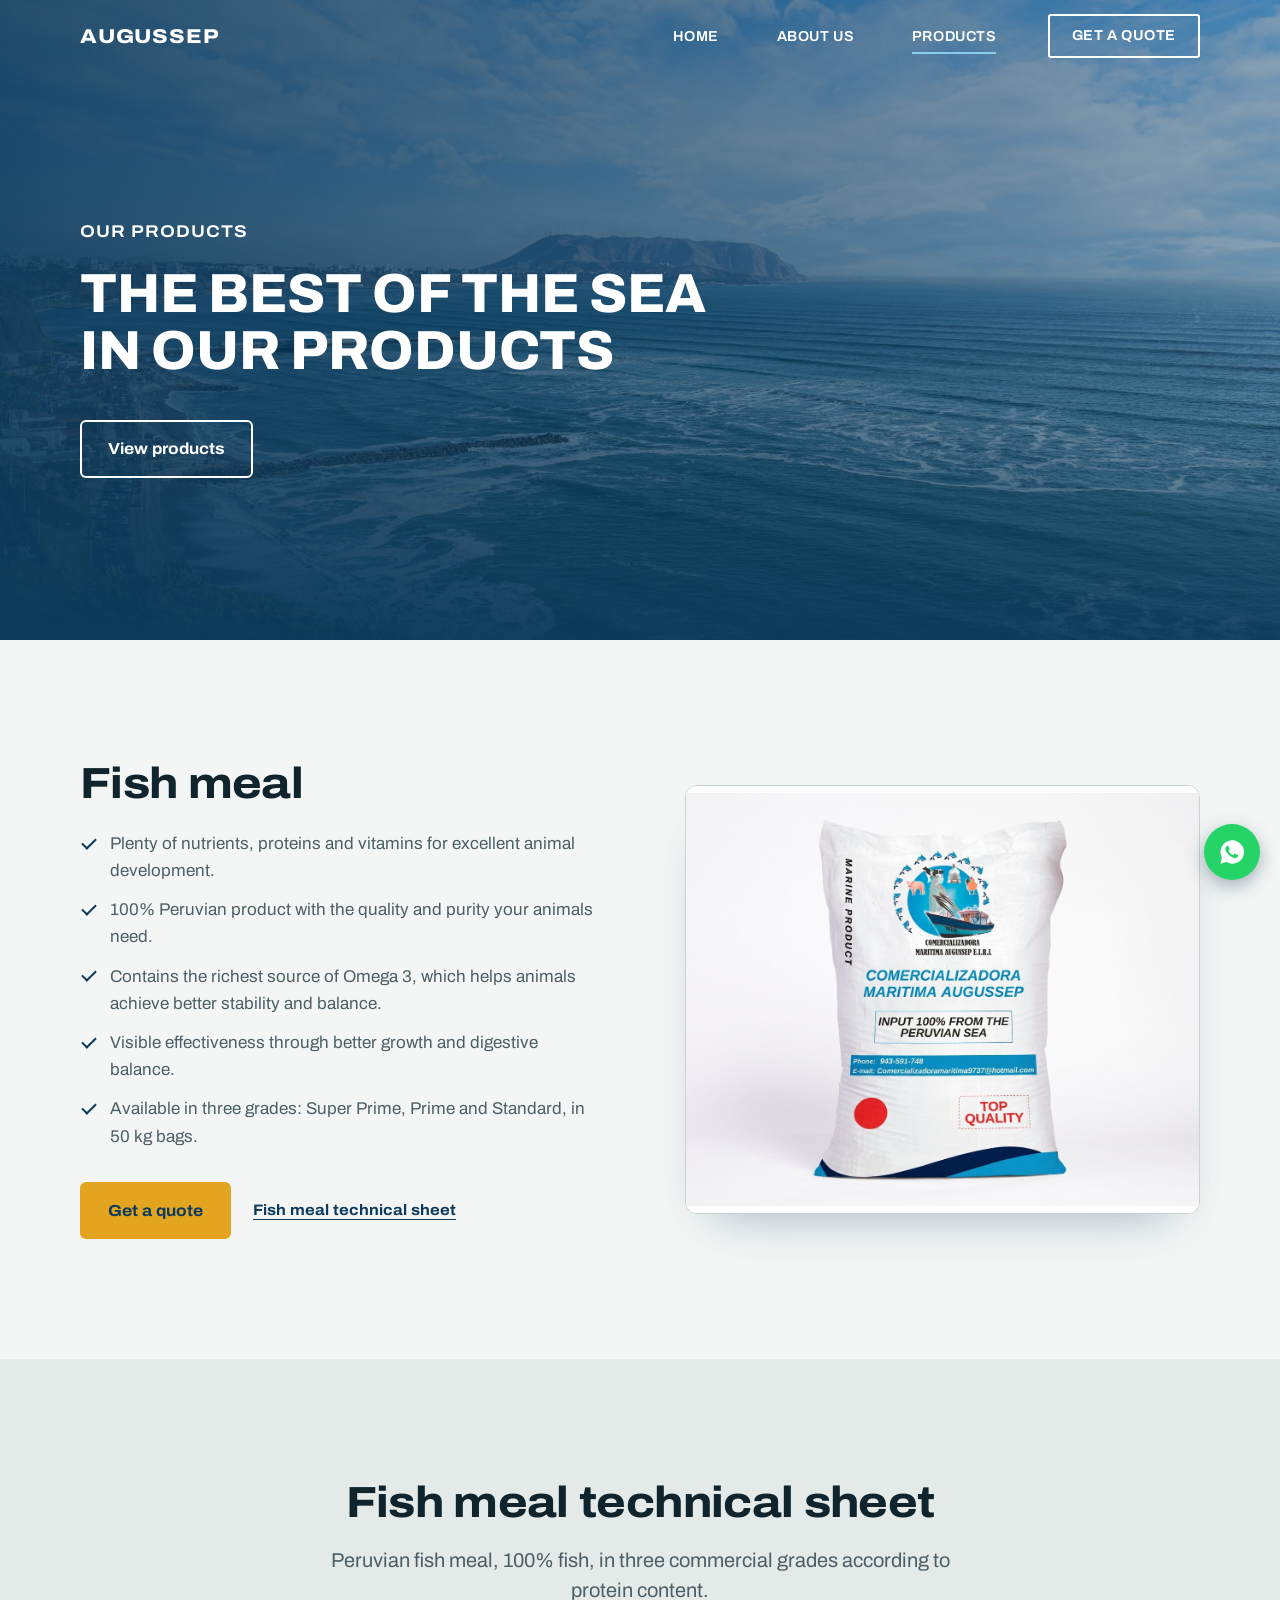
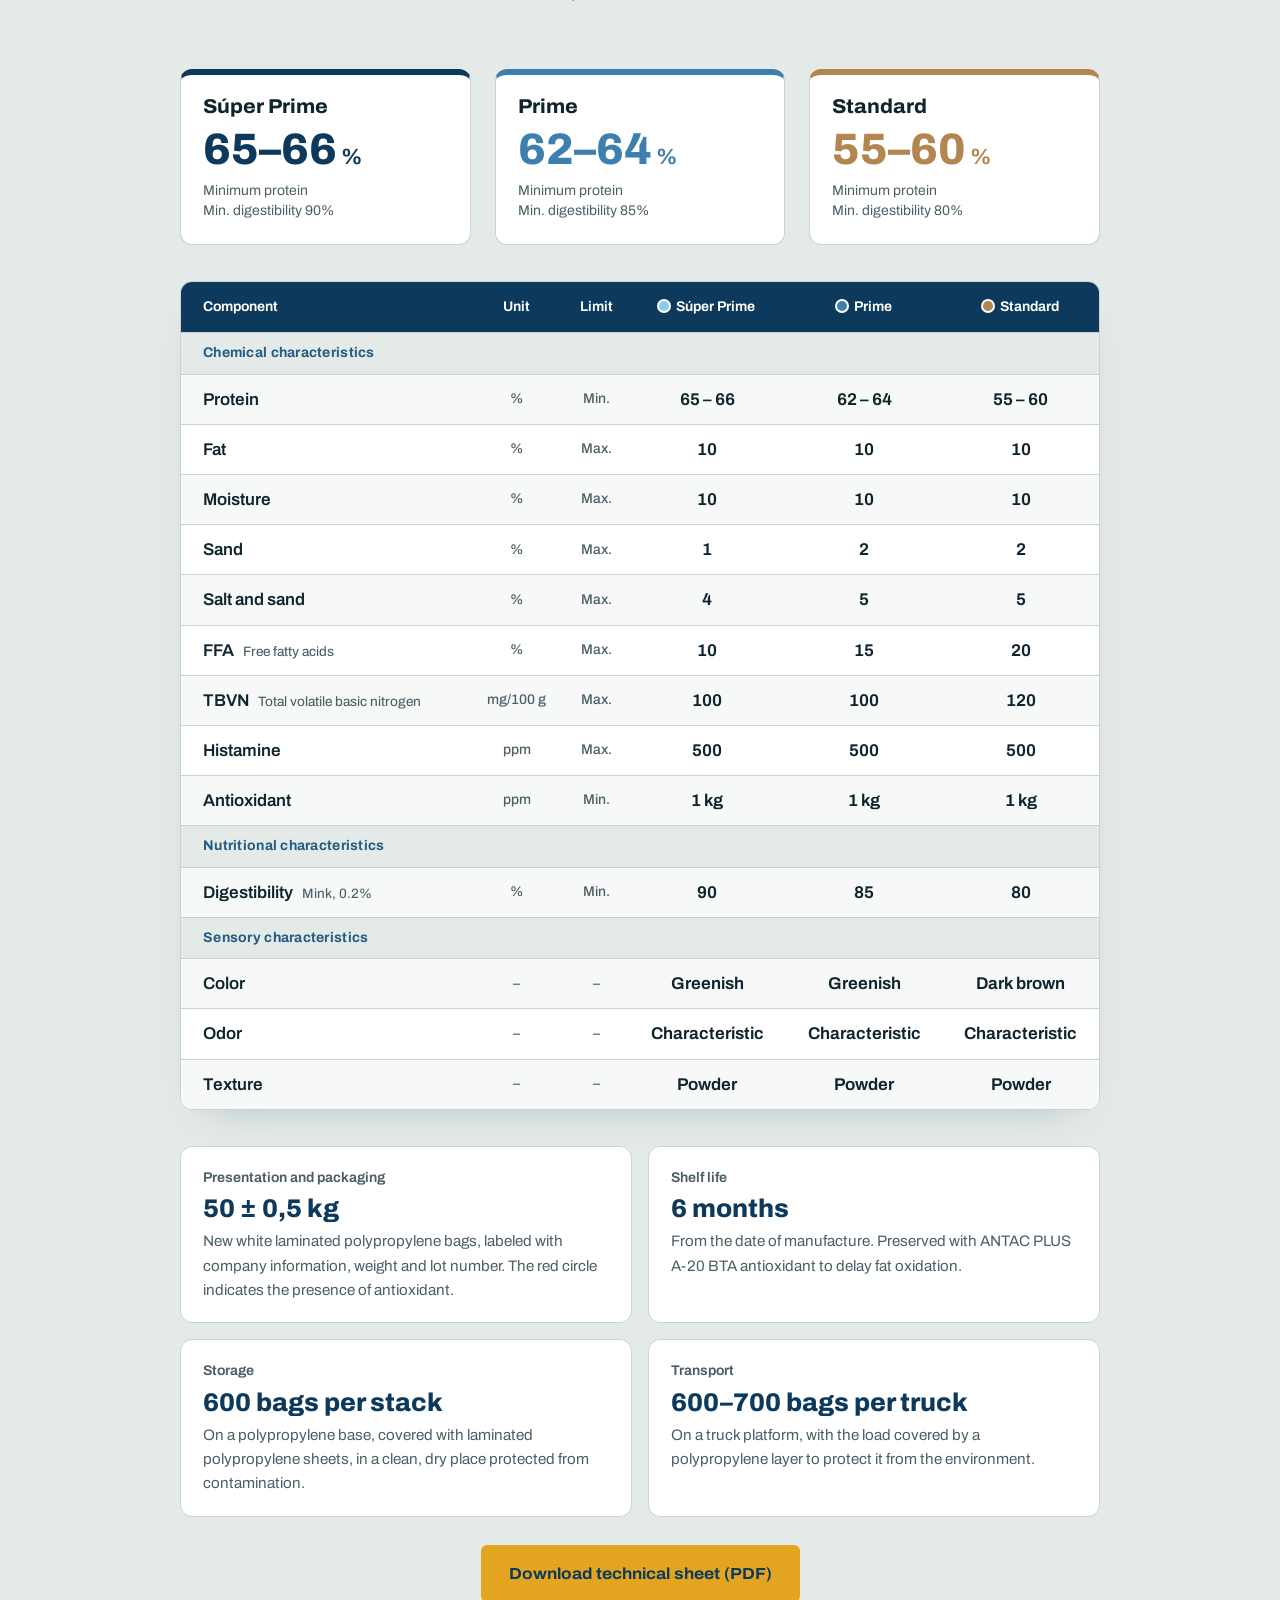
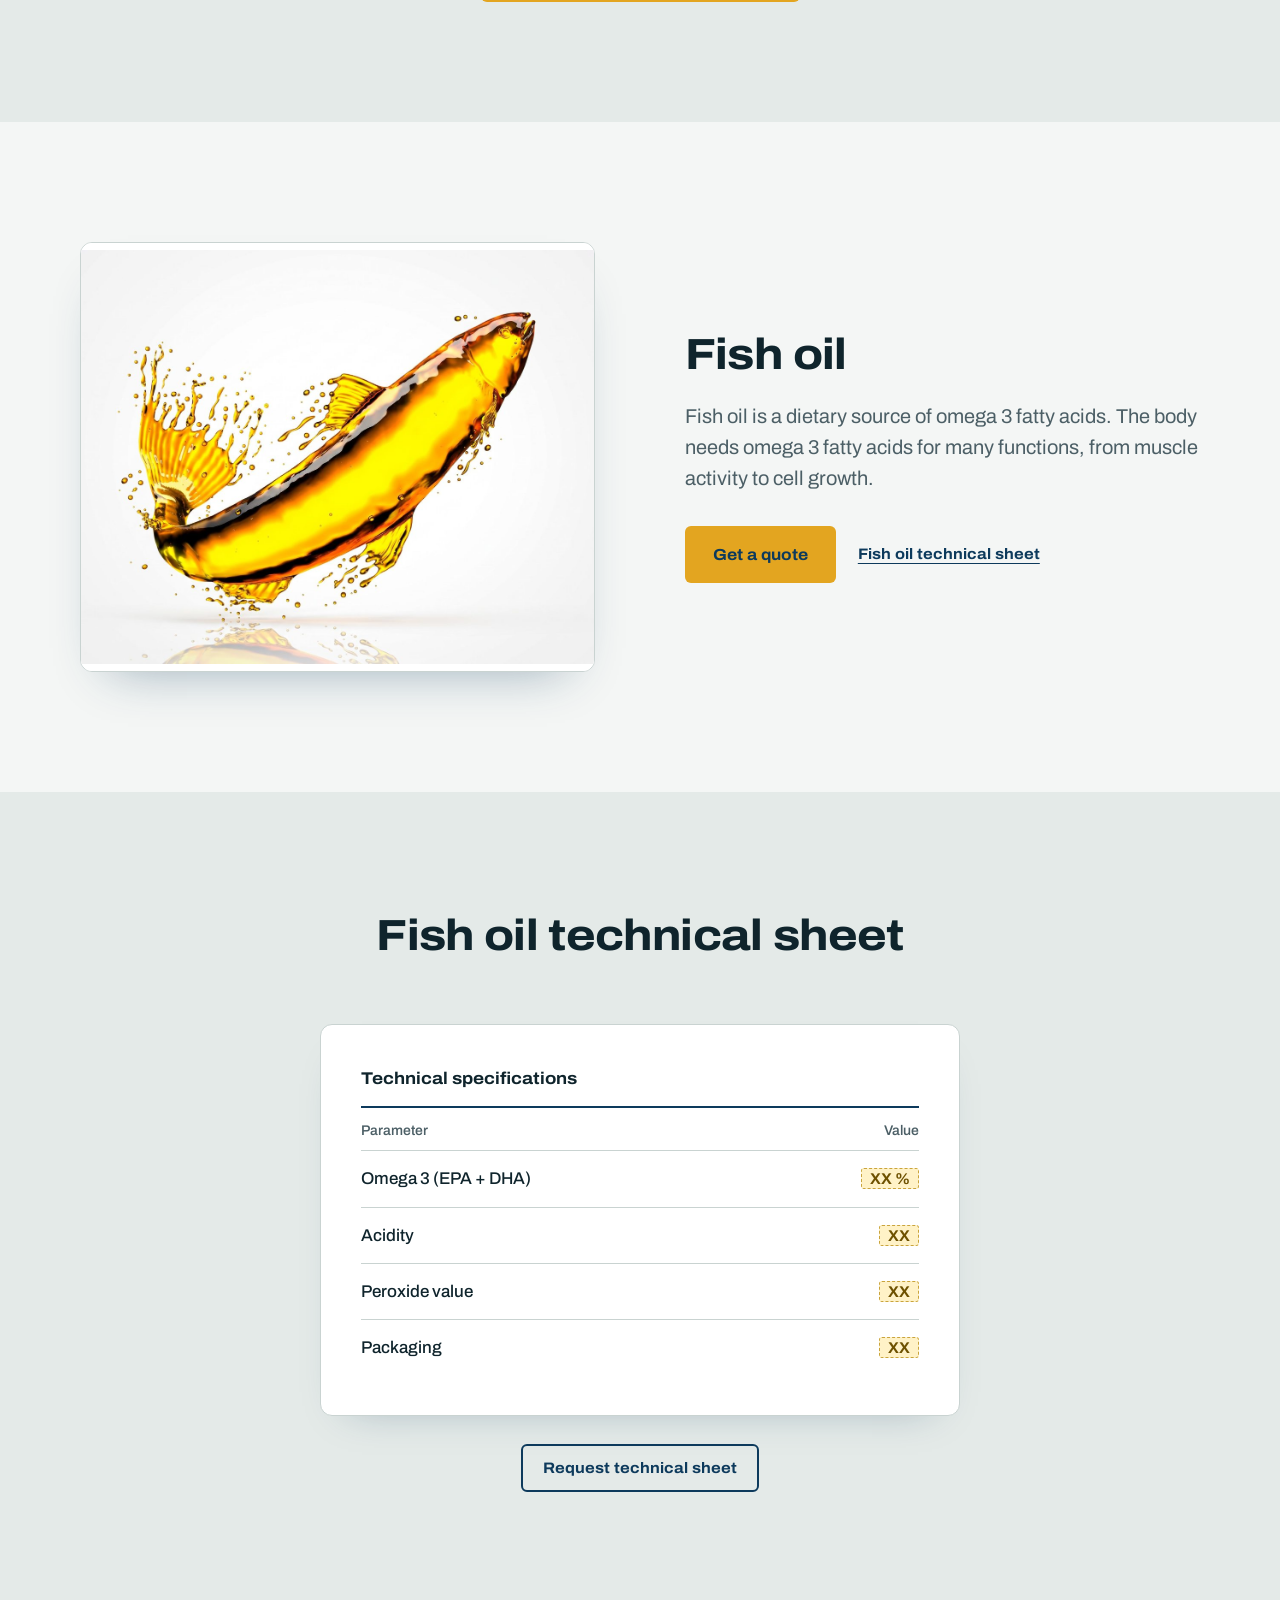
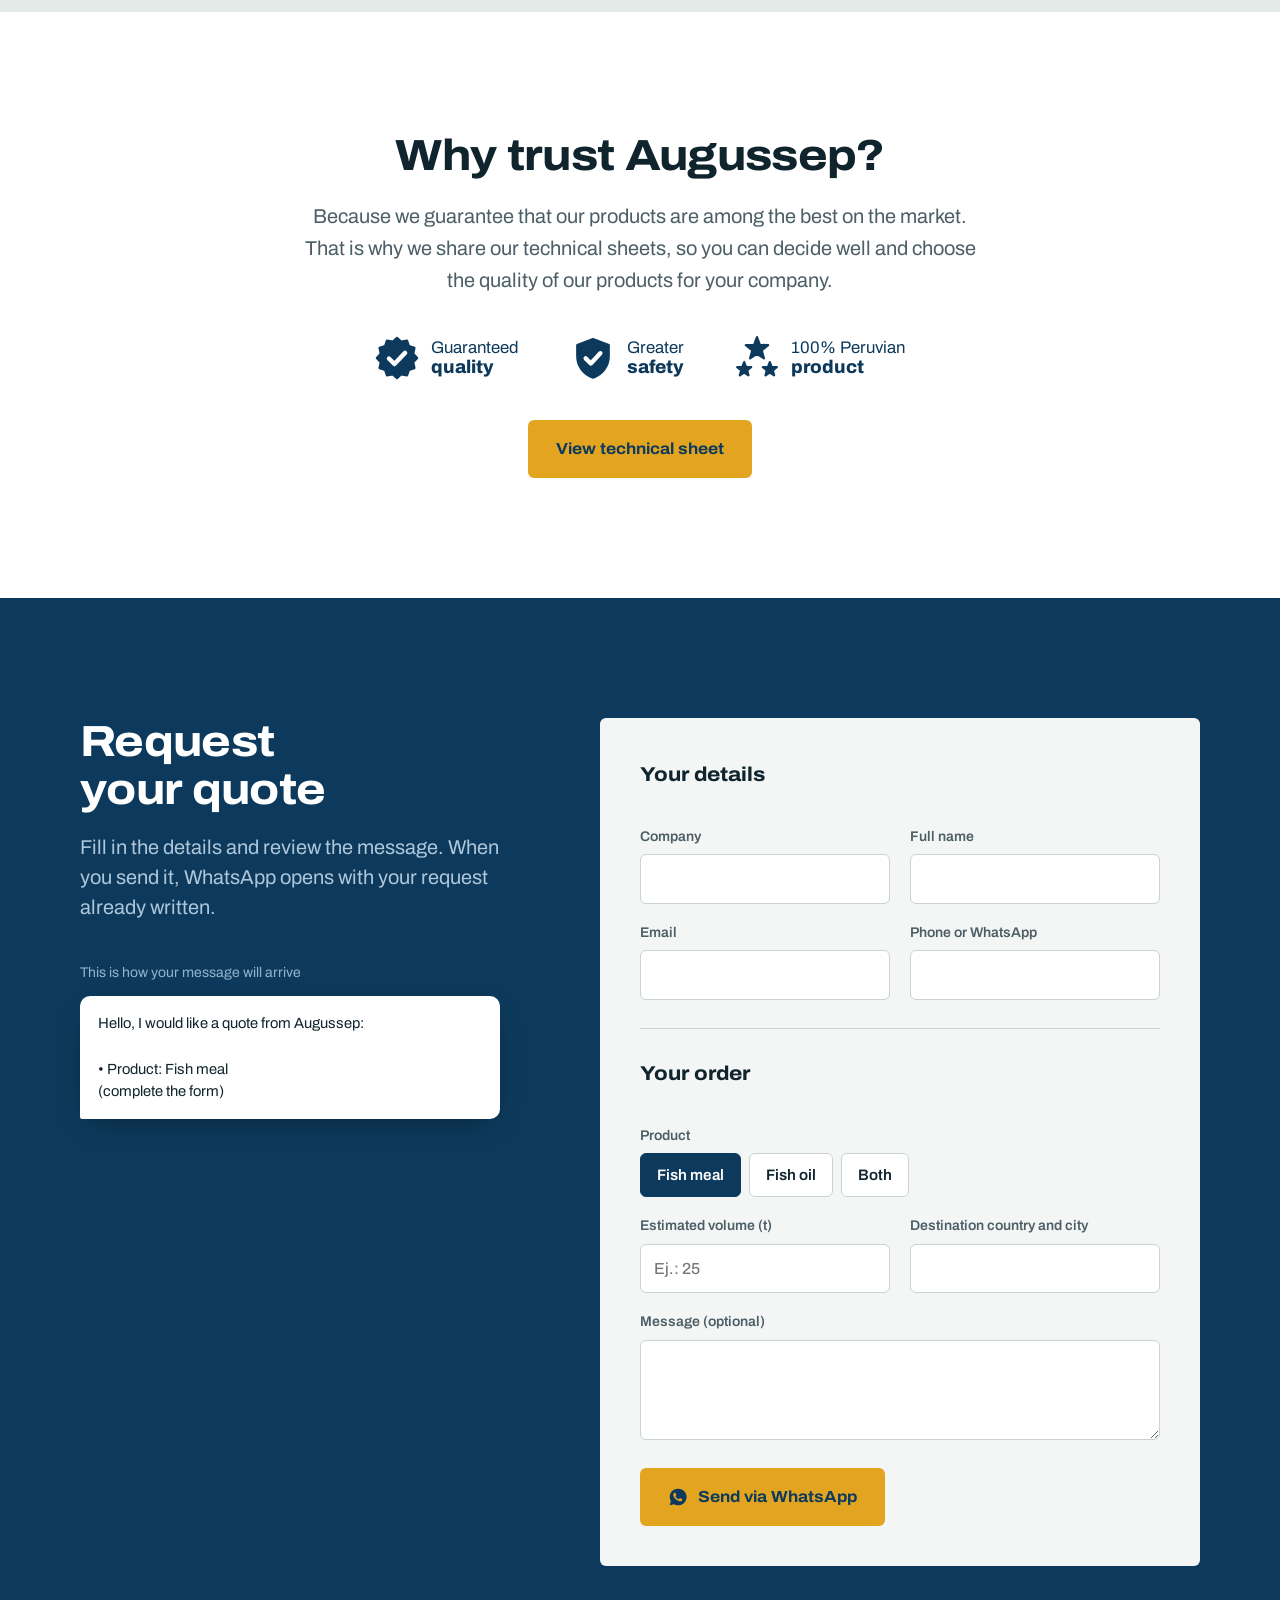
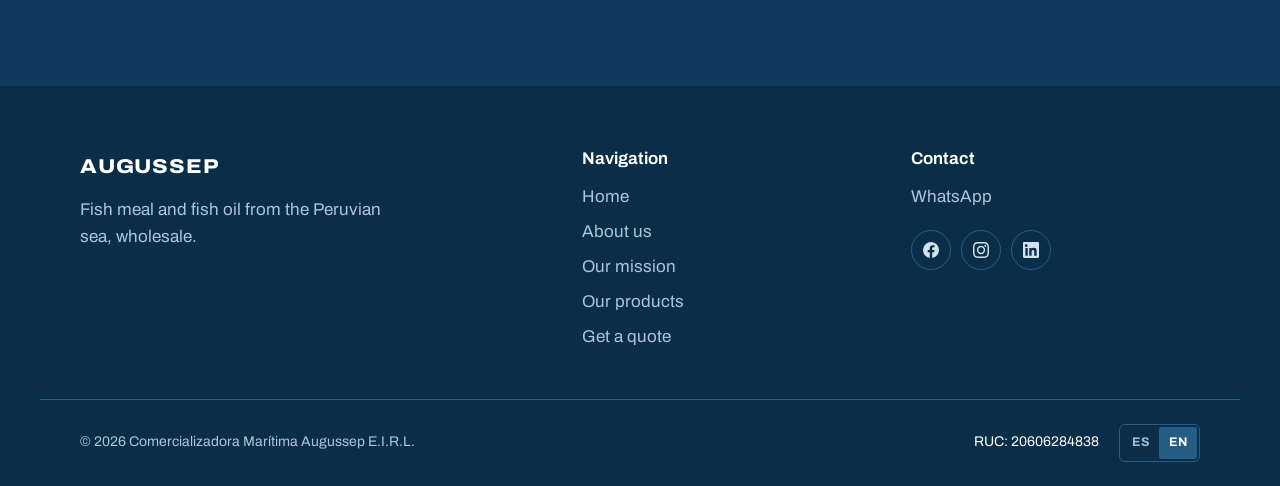
<file: productos/index.html>
<!DOCTYPE html>
<html lang="es">
<head>
  <meta charset="UTF-8">
  <meta name="viewport" content="width=device-width, initial-scale=1.0">
  <title>Productos | Augussep</title>
  <meta name="description" content="Harina y aceite de pescado peruano al por mayor. Beneficios, fichas técnicas y cotización por WhatsApp.">
  <meta name="theme-color" content="#0d3a5c">
  <meta property="og:type" content="website">
  <meta property="og:title" content="Productos | Augussep">
  <meta property="og:description" content="Harina y aceite de pescado peruano al por mayor. Beneficios, fichas técnicas y cotización por WhatsApp.">
  <meta property="og:image" content="../images/hero.jpg">
  <meta property="og:locale" content="es_PE">
  <link rel="icon" href="../images/favicon.svg" type="image/svg+xml">
  <link rel="preconnect" href="https://fonts.googleapis.com">
  <link rel="preconnect" href="https://fonts.gstatic.com" crossorigin>
  <link href="https://fonts.googleapis.com/css2?family=Archivo:wdth,wght@62..125,400..800&display=swap" rel="stylesheet">
  <link rel="stylesheet" href="index.css">
</head>
<body>
  <a class="skip" href="#contenido" data-i18n="skip">Saltar al contenido</a>

  <header class="site-header">
    <div class="wrap header__inner">
      <a class="wordmark" href="../inicio/index.html" aria-label="Augussep, inicio">Augussep</a>
      <button class="nav-toggle" type="button" aria-expanded="false" aria-controls="nav">
        <span class="sr" data-i18n="nav.menu">Menú</span>
        <i></i><i></i>
      </button>
      <nav class="nav" id="nav" aria-label="Principal">
        <ul>
          <li><a href="../inicio/index.html" data-i18n="nav.home">Inicio</a></li>
          <li><a href="../sobre-nosotros/index.html" data-i18n="nav.aboutLong">Sobre nosotros</a></li>
          <li><a href="../productos/index.html" aria-current="page" data-i18n="nav.products">Productos</a></li>
        </ul>
        <a href="#cotizar" class="nav__cta" data-i18n="nav.cta">Cotiza ahora</a>
      </nav>
    </div>
  </header>

  <main>
    <!-- ============ PORTADA ============ -->
    <section class="hero hero--page">
      <div class="hero__bg" aria-hidden="true"></div>
      <div class="wrap">
        <p class="hero__kicker" data-i18n="pr.kicker">Nuestros productos</p>
        <h1 class="hero__title">
          <span data-i18n="pr.t1">Lo mejor del mar</span>
          <span data-i18n="pr.t2">en nuestros productos</span>
        </h1>
        <div class="btn-row">
          <a href="#harina" class="btn btn--line btn--lg" data-i18n="pr.cta">Ver productos</a>
        </div>
      </div>
    </section>

    <!-- ============ HARINA ============ -->
    <section class="section" id="harina">
      <div class="wrap split" id="contenido">
        <div class="split__text">
          <h2 data-i18n="p1.name">Harina de pescado</h2>
          <ul class="ticks">
            <li data-i18n="h.b1">Gran cantidad de nutrientes, proteínas y vitaminas para un excelente desarrollo de los animales.</li>
            <li data-i18n="h.b2">Producto 100% peruano con la calidad y pureza necesarias para tus animales.</li>
            <li data-i18n="h.b3">Contiene la fuente más rica en Omega 3, que ayuda a una mejor estabilidad y balance de los animales.</li>
            <li data-i18n="h.b4">Efectividad visible a través de un mejor crecimiento y balance digestivo.</li>
            <li data-i18n="h.b5">Disponible en tres grados: Súper Prime, Prime y Estándar, en sacos de 50 kg.</li>
          </ul>
          <div class="btn-row">
            <a href="#cotizar" class="btn btn--signal btn--lg" data-product="harina" data-i18n="card.quote">Cotizar ahora</a>
            <a href="#ficha-harina" class="btn btn--text" data-i18n="ficha.h">Ficha técnica de la harina de pescado</a>
          </div>
        </div>
        <figure class="split__media split__media--product">
          <img src="../images/harina.jpg" alt="Saco de harina de pescado de Comercializadora Marítima Augussep" width="1200" height="967">
        </figure>
      </div>
    </section>

    <section class="section section--fog" id="ficha-harina">
      <div class="wrap ficha ficha--wide">
        <header class="section-head section-head--center">
          <h2 data-i18n="ficha.h">Ficha técnica de la harina de pescado</h2>
          <p data-i18n="fh.sub">Harina de pescado peruana, 100 % pescado, en tres grados comerciales según su contenido de proteína.</p>
        </header>

        <div class="grades">
          <div class="grade g1"><h3>Súper Prime</h3><p class="grade__big">65–66<small> %</small></p><p class="grade__note"><span data-i18n="fh.protein">Proteína mínima</span><br><span data-i18n="fh.dig90">Digestibilidad mín. 90 %</span></p></div>
          <div class="grade g2"><h3>Prime</h3><p class="grade__big">62–64<small> %</small></p><p class="grade__note"><span data-i18n="fh.protein">Proteína mínima</span><br><span data-i18n="fh.dig85">Digestibilidad mín. 85 %</span></p></div>
          <div class="grade g3"><h3 data-i18n="fh.std">Estándar</h3><p class="grade__big">55–60<small> %</small></p><p class="grade__note"><span data-i18n="fh.protein">Proteína mínima</span><br><span data-i18n="fh.dig80">Digestibilidad mín. 80 %</span></p></div>
        </div>

        <div class="spec">
          <div class="spec__scroll" tabindex="0" role="region" aria-labelledby="spec-cap">
            <table>
              <caption id="spec-cap" class="sr" data-i18n="fh.cap">Características químicas, nutricionales y sensoriales por grado</caption>
              <thead>
                <tr>
                  <th scope="col" data-i18n="fh.comp">Componente</th><th scope="col" data-i18n="fh.unit">Unidad</th><th scope="col" data-i18n="fh.limit">Límite</th>
                  <th scope="col" class="g1"><span class="dot"></span>Súper Prime</th>
                  <th scope="col" class="g2"><span class="dot"></span>Prime</th>
                  <th scope="col" class="g3"><span class="dot"></span><span data-i18n="fh.std">Estándar</span></th>
                </tr>
              </thead>
              <tbody>
                <tr class="group"><th colspan="6" data-i18n="fh.chem">Características químicas</th></tr>
                <tr><th scope="row" data-i18n="spec.protein">Proteína</th><td class="u">%</td><td class="l" data-i18n="fh.min">Mín.</td><td>65 – 66</td><td>62 – 64</td><td>55 – 60</td></tr>
                <tr><th scope="row" data-i18n="spec.fat">Grasa</th><td class="u">%</td><td class="l" data-i18n="fh.max">Máx.</td><td>10</td><td>10</td><td>10</td></tr>
                <tr><th scope="row" data-i18n="spec.moisture">Humedad</th><td class="u">%</td><td class="l" data-i18n="fh.max">Máx.</td><td>10</td><td>10</td><td>10</td></tr>
                <tr><th scope="row" data-i18n="fh.sand">Arena</th><td class="u">%</td><td class="l" data-i18n="fh.max">Máx.</td><td>1</td><td>2</td><td>2</td></tr>
                <tr><th scope="row" data-i18n="fh.salt">Sal y arena</th><td class="u">%</td><td class="l" data-i18n="fh.max">Máx.</td><td>4</td><td>5</td><td>5</td></tr>
                <tr><th scope="row">FFA <small data-i18n="fh.ffa">Ácidos grasos libres</small></th><td class="u">%</td><td class="l" data-i18n="fh.max">Máx.</td><td>10</td><td>15</td><td>20</td></tr>
                <tr><th scope="row">TBVN <small data-i18n="fh.tbvn">Nitrógeno básico volátil total</small></th><td class="u">mg/100 g</td><td class="l" data-i18n="fh.max">Máx.</td><td>100</td><td>100</td><td>120</td></tr>
                <tr><th scope="row" data-i18n="fh.hist">Histamina</th><td class="u">ppm</td><td class="l" data-i18n="fh.max">Máx.</td><td>500</td><td>500</td><td>500</td></tr>
                <tr><th scope="row" data-i18n="fh.antiox">Antioxidante</th><td class="u">ppm</td><td class="l" data-i18n="fh.min">Mín.</td><td>1 kg</td><td>1 kg</td><td>1 kg</td></tr>
                <tr class="group"><th colspan="6" data-i18n="fh.nutri">Características nutricionales</th></tr>
                <tr><th scope="row"><span data-i18n="fh.digest">Digestibilidad</span> <small data-i18n="fh.mink">En visón al 0,2 %</small></th><td class="u">%</td><td class="l" data-i18n="fh.min">Mín.</td><td>90</td><td>85</td><td>80</td></tr>
                <tr class="group"><th colspan="6" data-i18n="fh.sens">Características sensoriales</th></tr>
                <tr><th scope="row" data-i18n="fh.color">Color</th><td class="u">–</td><td class="l">–</td><td data-i18n="fh.green">Verdoso</td><td data-i18n="fh.green">Verdoso</td><td data-i18n="fh.brown">Marrón oscuro</td></tr>
                <tr><th scope="row" data-i18n="fh.smell">Olor</th><td class="u">–</td><td class="l">–</td><td data-i18n="fh.char">Característico</td><td data-i18n="fh.char">Característico</td><td data-i18n="fh.char">Característico</td></tr>
                <tr><th scope="row" data-i18n="fh.texture">Textura</th><td class="u">–</td><td class="l">–</td><td data-i18n="fh.powder">Polvo</td><td data-i18n="fh.powder">Polvo</td><td data-i18n="fh.powder">Polvo</td></tr>
              </tbody>
            </table>
          </div>
        </div>

        <dl class="logistics">
          <div>
            <dt data-i18n="fh.pack.t">Presentación y empaque</dt>
            <dd><strong>50 ± 0,5 kg</strong><span data-i18n="fh.pack.d">Sacos nuevos de polipropileno laminado blanco, con información de la compañía, peso y número de lote. El círculo rojo indica la presencia de antioxidante.</span></dd>
          </div>
          <div>
            <dt data-i18n="fh.life.t">Tiempo de vida</dt>
            <dd><strong data-i18n="fh.life.v">6 meses</strong><span data-i18n="fh.life.d">Desde la fecha de fabricación. Se preserva con el antioxidante ANTAC PLUS A-20 BTA para retrasar la oxidación de las grasas.</span></dd>
          </div>
          <div>
            <dt data-i18n="fh.store.t">Almacenamiento</dt>
            <dd><strong data-i18n="fh.store.v">600 sacos por pila</strong><span data-i18n="fh.store.d">Sobre base de polipropileno y cubiertas con mantas de polipropileno laminado, en un lugar limpio, seco y protegido de contaminación.</span></dd>
          </div>
          <div>
            <dt data-i18n="fh.ship.t">Transporte</dt>
            <dd><strong data-i18n="fh.ship.v">600–700 sacos por camión</strong><span data-i18n="fh.ship.d">En plataforma de camión, con la carga cubierta por una capa de polipropileno para protegerla del ambiente.</span></dd>
          </div>
        </dl>

        <div class="btn-row">
          <a href="#" class="btn btn--signal btn--lg" data-sheet="harina" data-i18n="prod.sheet">Descargar ficha técnica (PDF)</a>
        </div>
      </div>
    </section>

    <!-- ============ ACEITE ============ -->
    <section class="section" id="aceite">
      <div class="wrap split split--reverse">
        <div class="split__text">
          <h2 data-i18n="p2.name">Aceite de pescado</h2>
          <p class="product-lead" data-i18n="a.text">El aceite de pescado es una fuente dietética de ácidos grasos omega 3. El cuerpo necesita ácidos grasos omega 3 para muchas funciones, desde la actividad muscular hasta el crecimiento celular.</p>
          <div class="btn-row">
            <a href="#cotizar" class="btn btn--signal btn--lg" data-product="aceite" data-i18n="card.quote">Cotizar ahora</a>
            <a href="#ficha-aceite" class="btn btn--text" data-i18n="ficha.a">Ficha técnica del aceite de pescado</a>
          </div>
        </div>
        <figure class="split__media split__media--product">
          <img src="../images/aceite.jpg" alt="Aceite de pescado dorado con forma de pez" width="1200" height="967" loading="lazy">
        </figure>
      </div>
    </section>

    <section class="section section--fog" id="ficha-aceite">
      <div class="wrap ficha">
        <header class="section-head section-head--center">
          <h2 data-i18n="ficha.a">Ficha técnica del aceite de pescado</h2>
        </header>
          <div class="coa">
            <p class="coa__title" data-i18n="spec.title">Especificaciones técnicas</p>
            <table>
              <thead><tr><th scope="col" data-i18n="spec.param">Parámetro</th><th scope="col" data-i18n="spec.value">Valor</th></tr></thead>
              <tbody>
                <tr><th scope="row" data-i18n="spec.omega">Omega 3 (EPA + DHA)</th><td><span class="tbd">XX %</span></td></tr>
                <tr><th scope="row" data-i18n="spec.acidity">Acidez</th><td><span class="tbd">XX</span></td></tr>
                <tr><th scope="row" data-i18n="spec.peroxide">Índice de peróxido</th><td><span class="tbd">XX</span></td></tr>
                <tr><th scope="row" data-i18n="spec.pack">Presentación</th><td><span class="tbd">XX</span></td></tr>
              </tbody>
            </table>
          </div>
        <div class="btn-row">
          <a href="#" class="btn btn--outline" data-sheet="aceite" data-i18n="prod.sheet">Descargar ficha técnica (PDF)</a>
        </div>
      </div>
    </section>

    <!-- ============ CONFIANZA ============ -->
    <section class="section section--white">
      <div class="wrap trust">
        <h2 data-i18n="trust.title">¿Por qué confiar en Augussep?</h2>
        <p class="lead" data-i18n="trust.text">Porque te damos la garantía de que nuestros productos son de los mejores del mercado. Por eso te compartimos nuestra ficha técnica, para que puedas decidir bien y elegir la calidad de nuestros productos para tu empresa.</p>
        <ul class="badges badges--ink">
          <li>
            <svg viewBox="0 0 24 24" aria-hidden="true"><path class="badges__shape" d="M12.00 1.00 L14.38 3.11 L17.50 2.47 L18.51 5.49 L21.53 6.50 L20.89 9.62 L23.00 12.00 L20.89 14.38 L21.53 17.50 L18.51 18.51 L17.50 21.53 L14.38 20.89 L12.00 23.00 L9.62 20.89 L6.50 21.53 L5.49 18.51 L2.47 17.50 L3.11 14.38 L1.00 12.00 L3.11 9.62 L2.47 6.50 L5.49 5.49 L6.50 2.47 L9.62 3.11Z"/><path class="badges__mark" d="M7.6 12.3l3 3 5.8-6.1"/></svg>
            <p><span data-i18n="b1.a">Calidad</span> <strong data-i18n="b1.b">Garantizada</strong></p>
          </li>
          <li>
            <svg viewBox="0 0 24 24" aria-hidden="true"><path class="badges__shape" d="M12 1.6 3.4 4.9v6.2c0 5.4 3.6 10 8.6 11.6 5-1.6 8.6-6.2 8.6-11.6V4.9z"/><path class="badges__mark" d="M8 12.2l2.8 2.8 5.2-5.6"/></svg>
            <p><span data-i18n="b2.a">Mayor</span> <strong data-i18n="b2.b">Seguridad</strong></p>
          </li>
          <li>
            <svg viewBox="0 0 24 24" aria-hidden="true"><path class="badges__shape" d="M12.00 0.60 L13.59 4.82 L18.09 5.02 L14.57 7.83 L15.76 12.18 L12.00 9.70 L8.24 12.18 L9.43 7.83 L5.91 5.02 L10.41 4.82ZM5.00 14.20 L6.00 16.82 L8.80 16.96 L6.62 18.73 L7.35 21.44 L5.00 19.90 L2.65 21.44 L3.38 18.73 L1.20 16.96 L4.00 16.82ZM19.00 14.20 L20.00 16.82 L22.80 16.96 L20.62 18.73 L21.35 21.44 L19.00 19.90 L16.65 21.44 L17.38 18.73 L15.20 16.96 L18.00 16.82Z"/></svg>
            <p><span data-i18n="b3.a">Producto</span> <strong data-i18n="b3.b">100% peruano</strong></p>
          </li>
        </ul>
        <div class="btn-row">
          <a href="#ficha-harina" class="btn btn--signal btn--lg" data-i18n="trust.cta">Ver ficha técnica</a>
        </div>
      </div>
    </section>


    <!-- ============ COTIZACIÓN ============ -->
    <section class="section section--deep quote" id="cotizar">
      <div class="wrap quote__grid">
        <div class="quote__intro">
          <h2 data-i18n="quote.title">Solicita tu cotización</h2>
          <p data-i18n="quote.text">Completa los datos y revisa el mensaje. Al enviarlo se abre WhatsApp con tu solicitud ya redactada.</p>

          <div class="preview" aria-live="polite">
            <p class="preview__label" data-i18n="quote.preview">Así llegará tu mensaje</p>
            <div class="preview__bubble"><pre id="wa-preview"></pre></div>
          </div>
        </div>

        <form class="form" id="quote-form" novalidate>
          <fieldset>
            <legend data-i18n="f.who">Tus datos</legend>
            <label class="field"><span data-i18n="f.company">Empresa</span><input name="company" required autocomplete="organization"><em class="field__err" data-i18n="err.required">Este dato es obligatorio.</em></label>
            <label class="field"><span data-i18n="f.name">Nombre y apellido</span><input name="name" required autocomplete="name"><em class="field__err" data-i18n="err.required">Este dato es obligatorio.</em></label>
            <label class="field"><span data-i18n="f.email">Correo</span><input name="email" type="email" required autocomplete="email"><em class="field__err" data-i18n="err.email">Escribe un correo válido, por ejemplo nombre@empresa.com.</em></label>
            <label class="field"><span data-i18n="f.phone">Teléfono o WhatsApp</span><input name="phone" type="tel" autocomplete="tel"></label>
          </fieldset>

          <fieldset>
            <legend data-i18n="f.what">Tu pedido</legend>
            <div class="field field--full">
              <span id="product-label" data-i18n="f.product">Producto</span>
              <div class="segmented" role="radiogroup" aria-labelledby="product-label">
                <label><input type="radio" name="product" value="harina" checked><span data-i18n="p1.name">Harina de pescado</span></label>
                <label><input type="radio" name="product" value="aceite"><span data-i18n="p2.name">Aceite de pescado</span></label>
                <label><input type="radio" name="product" value="ambos"><span data-i18n="f.both">Ambos</span></label>
              </div>
            </div>
            <label class="field"><span data-i18n="f.volume">Volumen estimado (t)</span><input name="volume" inputmode="decimal" placeholder="Ej.: 25"></label>
            <label class="field"><span data-i18n="f.dest">País y ciudad de destino</span><input name="dest" autocomplete="country-name"></label>
            <label class="field field--full"><span data-i18n="f.msg">Mensaje (opcional)</span><textarea name="msg" rows="3"></textarea></label>
          </fieldset>

          <div class="form__foot">
            <button type="submit" class="btn btn--signal btn--lg">
              <svg viewBox="0 0 24 24" aria-hidden="true"><path d="M12 2a10 10 0 0 0-8.6 15L2 22l5.2-1.4A10 10 0 1 0 12 2zm5.2 13.9c-.2.6-1.3 1.2-1.8 1.2-.5.1-1 .2-3.3-.7-2.8-1.1-4.5-3.9-4.7-4.1-.1-.2-1.1-1.5-1.1-2.8s.7-2 1-2.3c.2-.3.5-.3.7-.3h.5c.2 0 .4 0 .6.5l.8 2c.1.2.1.4 0 .5l-.3.5-.4.4c-.1.2-.3.3-.1.6.2.3.7 1.2 1.5 1.9 1 .9 1.9 1.2 2.2 1.3.3.1.4.1.6-.1l.8-1c.2-.3.4-.2.6-.1l1.9.9c.3.1.5.2.5.3.1.2.1.8-.1 1.4z"/></svg>
              <span data-i18n="f.submit">Enviar por WhatsApp</span>
            </button>
            <p class="form__status" id="form-status" role="status"></p>
          </div>
        </form>
      </div>
    </section>
  </main>

  <footer class="site-footer">
    <div class="wrap footer__grid">
      <div class="footer__brand">
        <a class="wordmark" href="../inicio/index.html">Augussep</a>
        <p data-i18n="foot.tag">Harina y aceite de pescado del mar peruano, al por mayor.</p>
      </div>
      <nav aria-label="Pie de página">
        <h4 data-i18n="foot.nav">Navegación</h4>
        <ul>
          <li><a href="../inicio/index.html" data-i18n="nav.home">Inicio</a></li>
          <li><a href="../sobre-nosotros/index.html" data-i18n="nav.aboutLong">Sobre nosotros</a></li>
          <li><a href="../sobre-nosotros/index.html#mision" data-i18n="foot.mission">Nuestra misión</a></li>
          <li><a href="../productos/index.html" data-i18n="foot.products">Nuestros productos</a></li>
          <li><a href="#cotizar" data-i18n="foot.quote">Cotizar ahora</a></li>
        </ul>
      </nav>
      <div>
        <h4 data-i18n="foot.contact">Contacto</h4>
        <ul>
          <li><a href="#" data-wa="Hola, quisiera información sobre los productos de Augussep.">WhatsApp</a></li>
        </ul>
        <div class="socials">
          <a href="#" aria-label="Facebook"><svg viewBox="0 0 24 24"><path d="M24 12a12 12 0 1 0-13.9 11.9v-8.4H7.1V12h3V9.4c0-3 1.8-4.7 4.5-4.7 1.3 0 2.7.2 2.7.2v3h-1.5c-1.5 0-2 .9-2 1.9V12h3.4l-.5 3.5h-2.9v8.4A12 12 0 0 0 24 12z"/></svg></a>
          <a href="#" aria-label="Instagram"><svg viewBox="0 0 24 24"><path d="M12 2.2c3.2 0 3.6 0 4.8.1 3.3.1 4.8 1.7 4.9 4.9.1 1.3.1 1.6.1 4.8s0 3.6-.1 4.8c-.1 3.2-1.7 4.8-4.9 4.9-1.3.1-1.6.1-4.8.1s-3.6 0-4.8-.1c-3.3-.1-4.8-1.7-4.9-4.9C2.2 15.6 2.2 15.2 2.2 12s0-3.6.1-4.8C2.4 3.9 4 2.4 7.2 2.3 8.4 2.2 8.8 2.2 12 2.2zM12 0C8.7 0 8.3 0 7.1.1 2.7.3.3 2.7.1 7.1 0 8.3 0 8.7 0 12s0 3.7.1 4.9c.2 4.4 2.6 6.8 7 7C8.3 24 8.7 24 12 24s3.7 0 4.9-.1c4.4-.2 6.8-2.6 7-7 .1-1.2.1-1.6.1-4.9s0-3.7-.1-4.9c-.2-4.4-2.6-6.8-7-7C15.7 0 15.3 0 12 0zm0 5.8a6.2 6.2 0 1 0 0 12.4 6.2 6.2 0 0 0 0-12.4zM12 16a4 4 0 1 1 0-8 4 4 0 0 1 0 8zm6.4-11.8a1.4 1.4 0 1 0 0 2.9 1.4 1.4 0 0 0 0-2.9z"/></svg></a>
          <a href="#" aria-label="LinkedIn"><svg viewBox="0 0 24 24"><path d="M20.4 20.5h-3.6v-5.6c0-1.3 0-3-1.8-3s-2.1 1.4-2.1 2.9v5.7H9.4V9h3.4v1.6c.5-.9 1.6-1.8 3.4-1.8 3.6 0 4.3 2.4 4.3 5.5v6.2zM5.3 7.4a2.1 2.1 0 1 1 0-4.1 2.1 2.1 0 0 1 0 4.1zM7.1 20.5H3.6V9h3.5v11.5zM22.2 0H1.8C.8 0 0 .8 0 1.7v20.6c0 .9.8 1.7 1.8 1.7h20.4c1 0 1.8-.8 1.8-1.7V1.7C24 .8 23.2 0 22.2 0z"/></svg></a>
        </div>
      </div>
    </div>
    <div class="wrap footer__bottom">
      <span>© <span data-year>2026</span> Comercializadora Marítima Augussep E.I.R.L.</span>
      <span class="footer__meta">
        <span>RUC: 20606284838</span>
        <span class="lang" role="group" aria-label="Idioma / Language">
          <button type="button" data-lang="es" aria-pressed="true">ES</button>
          <button type="button" data-lang="en" aria-pressed="false">EN</button>
        </span>
      </span>
    </div>
  </footer>

  <a class="wa-float" href="#" data-wa="Hola, quisiera cotizar los productos de Augussep." aria-label="Escríbenos por WhatsApp">
    <svg viewBox="0 0 24 24" aria-hidden="true"><path d="M12 2a10 10 0 0 0-8.6 15L2 22l5.2-1.4A10 10 0 1 0 12 2zm5.2 13.9c-.2.6-1.3 1.2-1.8 1.2-.5.1-1 .2-3.3-.7-2.8-1.1-4.5-3.9-4.7-4.1-.1-.2-1.1-1.5-1.1-2.8s.7-2 1-2.3c.2-.3.5-.3.7-.3h.5c.2 0 .4 0 .6.5l.8 2c.1.2.1.4 0 .5l-.3.5-.4.4c-.1.2-.3.3-.1.6.2.3.7 1.2 1.5 1.9 1 .9 1.9 1.2 2.2 1.3.3.1.4.1.6-.1l.8-1c.2-.3.4-.2.6-.1l1.9.9c.3.1.5.2.5.3.1.2.1.8-.1 1.4z"/></svg>
  </a>

  <script src="index.js"></script>
</body>
</html>
</file>
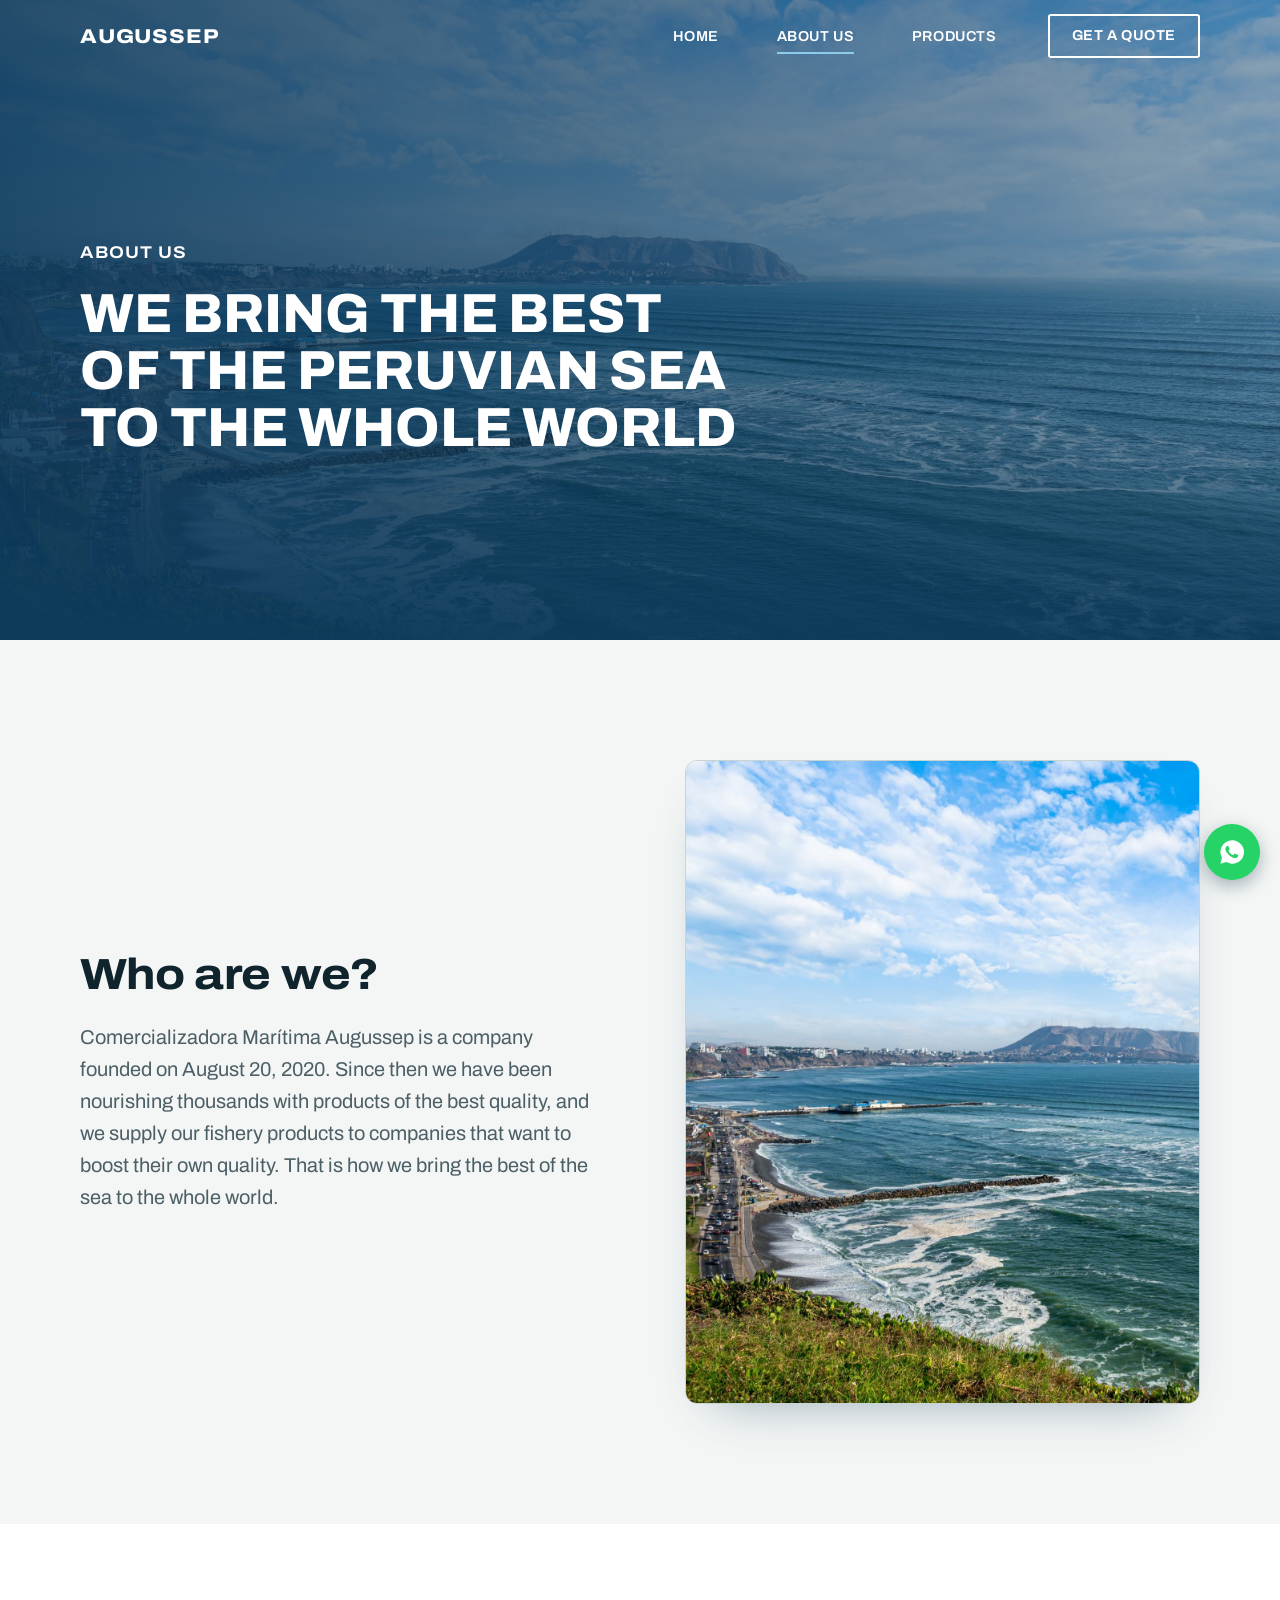
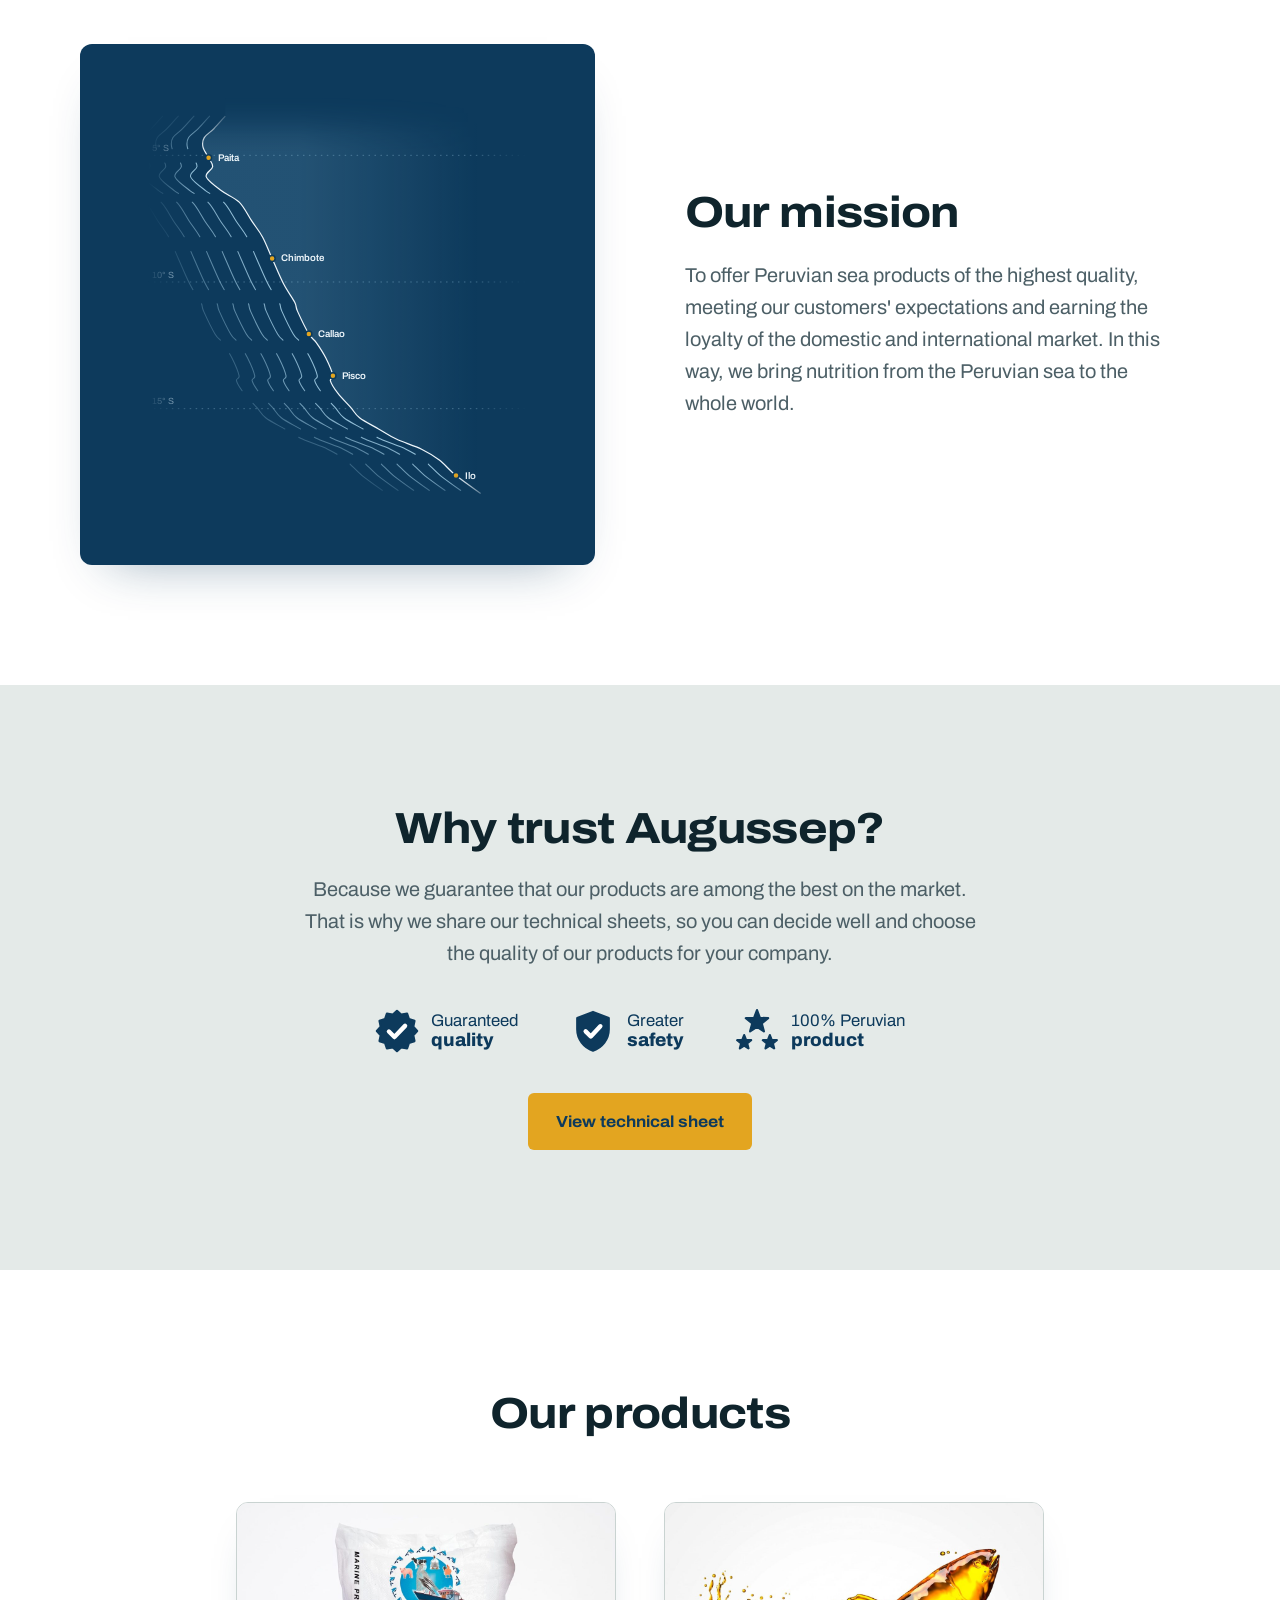
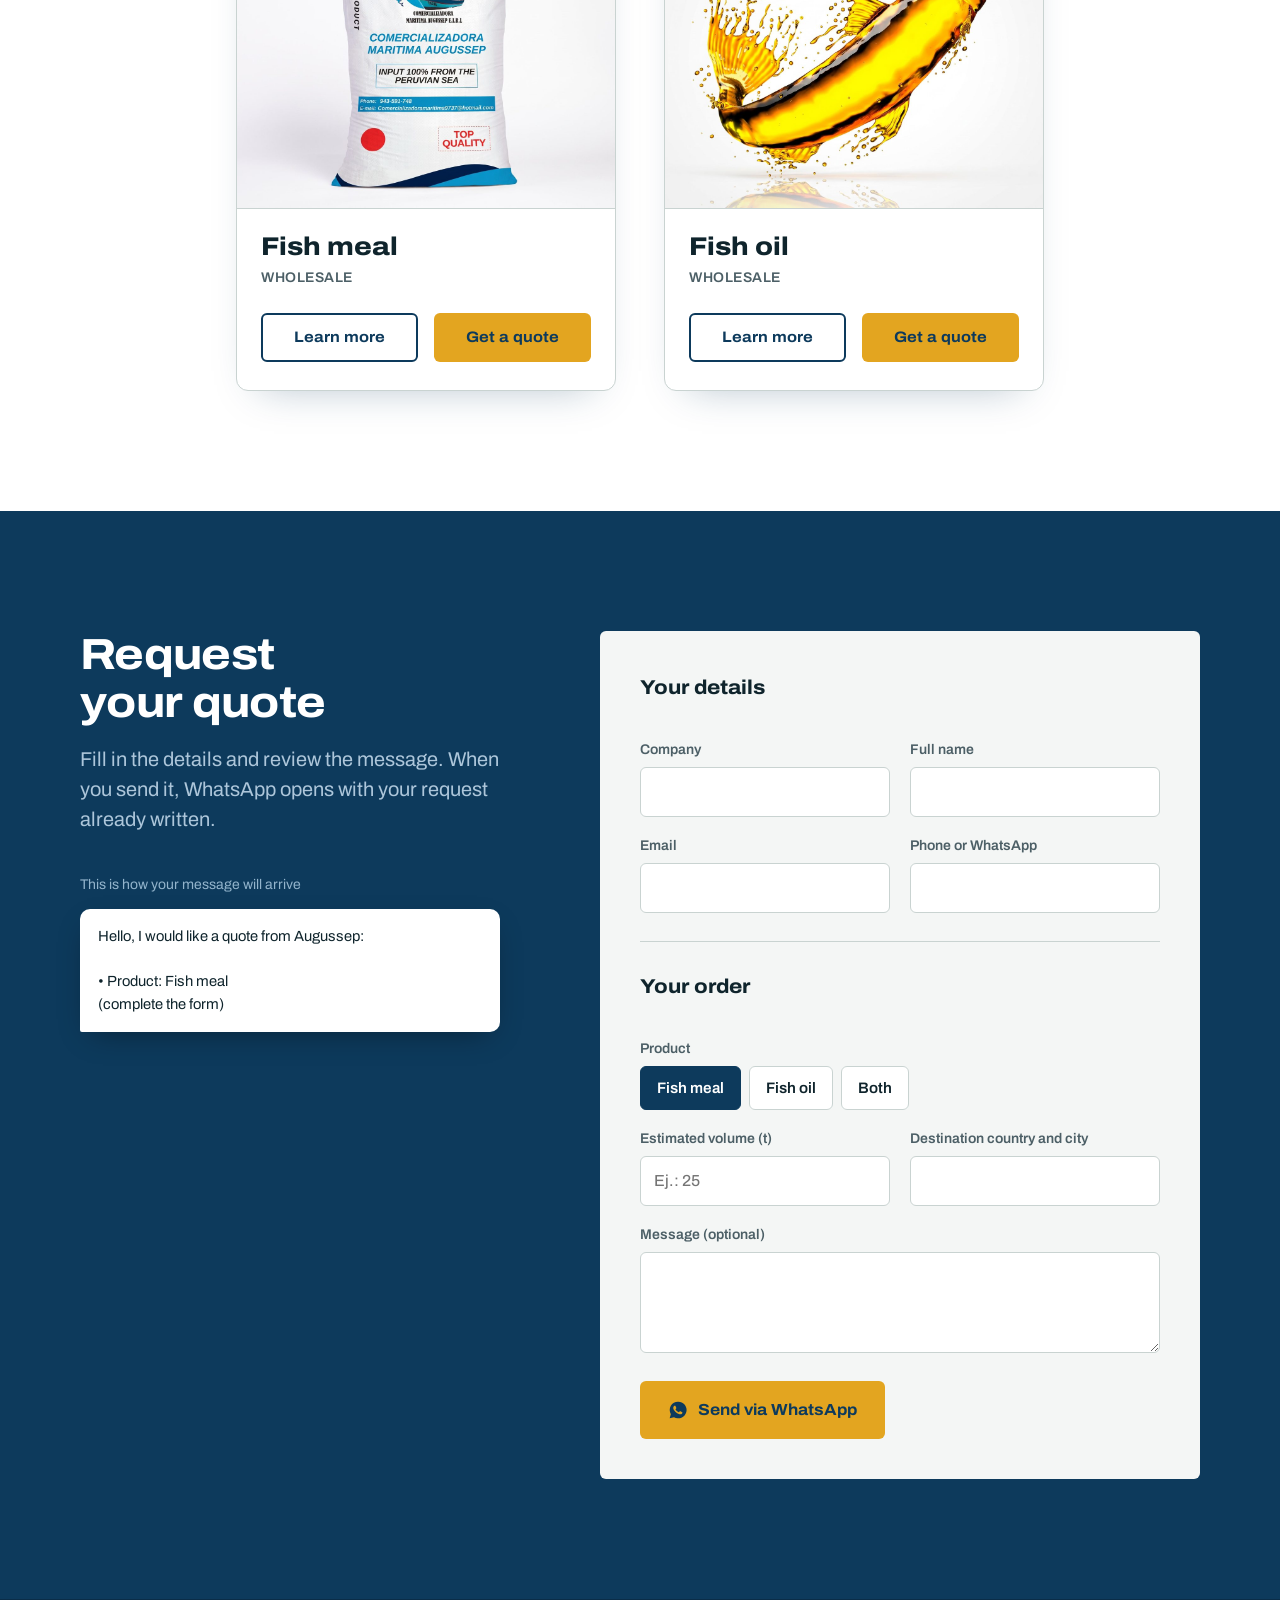
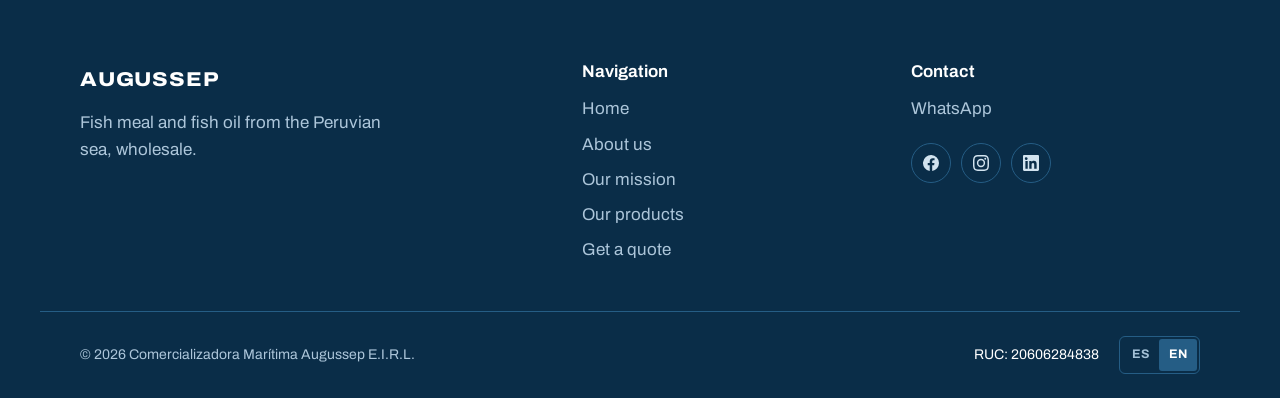
<file: sobre-nosotros/index.html>
<!DOCTYPE html>
<html lang="es">
<head>
  <meta charset="UTF-8">
  <meta name="viewport" content="width=device-width, initial-scale=1.0">
  <title>Sobre nosotros | Augussep</title>
  <meta name="description" content="Conoce a Comercializadora Marítima Augussep E.I.R.L.: empresa peruana fundada en 2020 que lleva lo mejor del mar peruano a todo el mundo.">
  <meta name="theme-color" content="#0d3a5c">
  <meta property="og:type" content="website">
  <meta property="og:title" content="Sobre nosotros | Augussep">
  <meta property="og:description" content="Conoce a Comercializadora Marítima Augussep E.I.R.L.: empresa peruana fundada en 2020 que lleva lo mejor del mar peruano a todo el mundo.">
  <meta property="og:image" content="../images/hero.jpg">
  <meta property="og:locale" content="es_PE">
  <link rel="icon" href="../images/favicon.svg" type="image/svg+xml">
  <link rel="preconnect" href="https://fonts.googleapis.com">
  <link rel="preconnect" href="https://fonts.gstatic.com" crossorigin>
  <link href="https://fonts.googleapis.com/css2?family=Archivo:wdth,wght@62..125,400..800&display=swap" rel="stylesheet">
  <link rel="stylesheet" href="index.css">
</head>
<body>
  <a class="skip" href="#contenido" data-i18n="skip">Saltar al contenido</a>

  <header class="site-header">
    <div class="wrap header__inner">
      <a class="wordmark" href="../inicio/index.html" aria-label="Augussep, inicio">Augussep</a>
      <button class="nav-toggle" type="button" aria-expanded="false" aria-controls="nav">
        <span class="sr" data-i18n="nav.menu">Menú</span>
        <i></i><i></i>
      </button>
      <nav class="nav" id="nav" aria-label="Principal">
        <ul>
          <li><a href="../inicio/index.html" data-i18n="nav.home">Inicio</a></li>
          <li><a href="../sobre-nosotros/index.html" aria-current="page" data-i18n="nav.aboutLong">Sobre nosotros</a></li>
          <li><a href="../productos/index.html" data-i18n="nav.products">Productos</a></li>
        </ul>
        <a href="#cotizar" class="nav__cta" data-i18n="nav.cta">Cotiza ahora</a>
      </nav>
    </div>
  </header>

  <main>
    <!-- ============ PORTADA ============ -->
    <section class="hero hero--page">
      <div class="hero__bg" aria-hidden="true"></div>
      <div class="wrap">
        <p class="hero__kicker" data-i18n="ab.kicker">Sobre nosotros</p>
        <h1 class="hero__title">
          <span data-i18n="ab.t1">Llevamos lo mejor</span>
          <span data-i18n="ab.t2">del mar peruano</span>
          <span data-i18n="ab.t3">a todo el mundo</span>
        </h1>
      </div>
    </section>

    <!-- ============ ¿QUIÉNES SOMOS? ============ -->
    <section class="section" id="contenido">
      <div class="wrap split">
        <div class="split__text">
          <h2 data-i18n="ab.who.title">¿Quiénes somos?</h2>
          <p class="lead" data-i18n="ab.who.text">Comercializadora Marítima Augussep es una empresa fundada el 20 de agosto de 2020. Desde entonces nos dedicamos a nutrir a miles con productos de la mejor calidad, y dirigimos nuestros productos pesqueros a empresas que desean repotenciar su calidad. De esa manera llevamos lo mejor del mar a todo el mundo.</p>
        </div>
        <figure class="split__media split__media--coast">
          <img src="../images/hero.jpg" alt="Costa Verde de Lima y el mar peruano" width="2400" height="1600" loading="lazy">
        </figure>
      </div>
    </section>

    <!-- ============ MISIÓN ============ -->
    <section class="section section--white" id="mision">
      <div class="wrap split split--reverse">
        <div class="split__text">
          <h2 data-i18n="ab.mis.title">Nuestra misión</h2>
          <p class="lead" data-i18n="ab.mis.text">Ofrecer productos del mar peruano con la más alta calidad, y así cumplir las expectativas de nuestros clientes y fidelizar al mercado nacional e internacional. De esa manera, llevar nutrición del mar peruano a todo el mundo.</p>
        </div>
        <figure class="split__media mission-map">
          <svg class="chart chart--fade" viewBox="0 0 510 571" role="img" aria-labelledby="chart-title"><title id="chart-title">Costa del Perú y la corriente de Humboldt</title>
          <line class="chart__grid" x1="0" y1="85" x2="510" y2="85"/><text class="chart__lat" x="6" y="79">5° S</text>
          <line class="chart__grid" x1="0" y1="255" x2="510" y2="255"/><text class="chart__lat" x="6" y="249">10° S</text>
          <line class="chart__grid" x1="0" y1="425" x2="510" y2="425"/><text class="chart__lat" x="6" y="419">15° S</text>
          <defs><linearGradient id="fadeV" x1="0" y1="0" x2="0" y2="1"><stop offset="0" stop-color="#fff" stop-opacity="0"/><stop offset=".1" stop-color="#fff"/><stop offset=".92" stop-color="#fff"/><stop offset="1" stop-color="#fff" stop-opacity="0"/></linearGradient><mask id="fade" maskUnits="userSpaceOnUse" x="0" y="0" width="510" height="571"><rect width="510" height="571" fill="url(#fadeV)"/></mask><linearGradient id="landG" x1="0" y1="0" x2="1" y2="0"><stop offset=".3" stop-color="#9ad3f2" stop-opacity=".16"/><stop offset=".85" stop-color="#9ad3f2" stop-opacity="0"/></linearGradient></defs><g mask="url(#fade)">
          <path class="chart__land" d="M103.7 32.3 C101.1 35.1 93.1 44.5 88.4 49.3 C83.7 54.1 77.9 57.1 75.5 61.2 C73.0 65.3 72.8 69.6 73.8 74.1 C74.7 78.6 79.1 83.7 81.3 88.1 C83.4 92.4 87.2 96.0 86.7 100.3 C86.2 104.6 76.2 108.5 78.2 113.9 C80.2 119.3 91.2 126.9 98.6 132.6 C106.0 138.3 115.6 141.1 122.4 147.9 C129.2 154.7 134.2 165.6 139.4 173.4 C144.6 181.2 149.1 186.2 153.7 194.5 C158.2 202.8 161.9 212.9 166.6 223.4 C171.3 233.9 176.9 247.6 181.9 257.4 C186.9 267.2 193.7 276.1 196.9 282.2 C200.0 288.3 197.4 287.0 200.6 294.1 C203.8 301.2 211.6 317.6 215.9 324.7 C220.1 331.8 222.3 331.2 226.1 336.6 C229.9 342.0 235.0 349.6 238.7 357.0 C242.4 364.4 247.2 375.7 248.2 380.8 C249.2 385.9 243.7 383.6 244.8 387.6 C245.9 391.6 250.5 398.7 255.0 404.6 C259.5 410.6 267.2 417.9 272.0 423.3 C276.8 428.7 277.7 432.4 283.9 437.2 C290.1 442.1 301.2 447.4 309.4 452.2 C317.6 457.0 323.6 461.3 333.2 465.8 C342.8 470.3 357.6 474.7 367.2 479.4 C376.8 484.1 383.3 488.1 391.0 494.0 C398.7 499.9 404.2 507.3 413.4 514.8 C422.7 522.2 440.9 534.9 446.4 538.9 L510 538.9 L510 0 L103.7 0 Z"/>
          <path class="chart__current" style="--i:0" d="M82.7 32.3 C80.1 35.1 72.1 44.5 67.4 49.3 C62.7 54.1 56.9 57.1 54.5 61.2 C52.0 65.3 51.8 69.6 52.8 74.1 C53.7 78.6 58.1 83.7 60.3 88.1 C62.4 92.4 66.2 96.0 65.7 100.3 C65.2 104.6 55.2 108.5 57.2 113.9 C59.2 119.3 70.2 126.9 77.6 132.6 C85.0 138.3 94.6 141.1 101.4 147.9 C108.2 154.7 113.2 165.6 118.4 173.4 C123.6 181.2 128.1 186.2 132.7 194.5 C137.2 202.8 140.9 212.9 145.6 223.4 C150.3 233.9 155.9 247.6 160.9 257.4 C165.9 267.2 172.7 276.1 175.9 282.2 C179.0 288.3 176.4 287.0 179.6 294.1 C182.8 301.2 190.6 317.6 194.9 324.7 C199.1 331.8 201.3 331.2 205.1 336.6 C208.9 342.0 214.0 349.6 217.7 357.0 C221.4 364.4 226.2 375.7 227.2 380.8 C228.2 385.9 222.7 383.6 223.8 387.6 C224.9 391.6 229.5 398.7 234.0 404.6 C238.5 410.6 246.2 417.9 251.0 423.3 C255.8 428.7 256.7 432.4 262.9 437.2 C269.1 442.1 280.2 447.4 288.4 452.2 C296.6 457.0 302.6 461.3 312.2 465.8 C321.8 470.3 336.6 474.7 346.2 479.4 C355.8 484.1 362.3 488.1 370.0 494.0 C377.7 499.9 383.2 507.3 392.4 514.8 C401.7 522.2 419.9 534.9 425.4 538.9"/>
          <path class="chart__current" style="--i:1" d="M61.7 32.3 C59.1 35.1 51.1 44.5 46.4 49.3 C41.7 54.1 35.9 57.1 33.5 61.2 C31.0 65.3 30.8 69.6 31.8 74.1 C32.7 78.6 37.1 83.7 39.3 88.1 C41.4 92.4 45.2 96.0 44.7 100.3 C44.2 104.6 34.2 108.5 36.2 113.9 C38.2 119.3 49.2 126.9 56.6 132.6 C64.0 138.3 73.6 141.1 80.4 147.9 C87.2 154.7 92.2 165.6 97.4 173.4 C102.6 181.2 107.1 186.2 111.7 194.5 C116.2 202.8 119.9 212.9 124.6 223.4 C129.3 233.9 134.9 247.6 139.9 257.4 C144.9 267.2 151.7 276.1 154.9 282.2 C158.0 288.3 155.4 287.0 158.6 294.1 C161.8 301.2 169.6 317.6 173.9 324.7 C178.1 331.8 180.3 331.2 184.1 336.6 C187.9 342.0 193.0 349.6 196.7 357.0 C200.4 364.4 205.2 375.7 206.2 380.8 C207.2 385.9 201.7 383.6 202.8 387.6 C203.9 391.6 208.5 398.7 213.0 404.6 C217.5 410.6 225.2 417.9 230.0 423.3 C234.8 428.7 235.7 432.4 241.9 437.2 C248.1 442.1 259.2 447.4 267.4 452.2 C275.6 457.0 281.6 461.3 291.2 465.8 C300.8 470.3 315.6 474.7 325.2 479.4 C334.8 484.1 341.3 488.1 349.0 494.0 C356.7 499.9 362.2 507.3 371.4 514.8 C380.7 522.2 398.9 534.9 404.4 538.9"/>
          <path class="chart__current" style="--i:2" d="M40.7 32.3 C38.1 35.1 30.1 44.5 25.4 49.3 C20.7 54.1 14.9 57.1 12.5 61.2 C10.0 65.3 9.8 69.6 10.8 74.1 C11.7 78.6 16.1 83.7 18.3 88.1 C20.4 92.4 24.2 96.0 23.7 100.3 C23.2 104.6 13.2 108.5 15.2 113.9 C17.2 119.3 28.2 126.9 35.6 132.6 C43.0 138.3 52.6 141.1 59.4 147.9 C66.2 154.7 71.2 165.6 76.4 173.4 C81.6 181.2 86.1 186.2 90.7 194.5 C95.2 202.8 98.9 212.9 103.6 223.4 C108.3 233.9 113.9 247.6 118.9 257.4 C123.9 267.2 130.7 276.1 133.9 282.2 C137.0 288.3 134.4 287.0 137.6 294.1 C140.8 301.2 148.6 317.6 152.9 324.7 C157.1 331.8 159.3 331.2 163.1 336.6 C166.9 342.0 172.0 349.6 175.7 357.0 C179.4 364.4 184.2 375.7 185.2 380.8 C186.2 385.9 180.7 383.6 181.8 387.6 C182.9 391.6 187.5 398.7 192.0 404.6 C196.5 410.6 204.2 417.9 209.0 423.3 C213.8 428.7 214.7 432.4 220.9 437.2 C227.1 442.1 238.2 447.4 246.4 452.2 C254.6 457.0 260.6 461.3 270.2 465.8 C279.8 470.3 294.6 474.7 304.2 479.4 C313.8 484.1 320.3 488.1 328.0 494.0 C335.7 499.9 341.2 507.3 350.4 514.8 C359.7 522.2 377.9 534.9 383.4 538.9"/>
          <path class="chart__current" style="--i:3" d="M19.7 32.3 C17.1 35.1 9.1 44.5 4.4 49.3 C-0.3 54.1 -6.1 57.1 -8.5 61.2 C-11.0 65.3 -11.2 69.6 -10.2 74.1 C-9.3 78.6 -4.9 83.7 -2.7 88.1 C-0.6 92.4 3.2 96.0 2.7 100.3 C2.2 104.6 -7.8 108.5 -5.8 113.9 C-3.8 119.3 7.2 126.9 14.6 132.6 C22.0 138.3 31.6 141.1 38.4 147.9 C45.2 154.7 50.2 165.6 55.4 173.4 C60.6 181.2 65.1 186.2 69.7 194.5 C74.2 202.8 77.9 212.9 82.6 223.4 C87.3 233.9 92.9 247.6 97.9 257.4 C102.9 267.2 109.7 276.1 112.9 282.2 C116.0 288.3 113.4 287.0 116.6 294.1 C119.8 301.2 127.6 317.6 131.9 324.7 C136.1 331.8 138.3 331.2 142.1 336.6 C145.9 342.0 151.0 349.6 154.7 357.0 C158.4 364.4 163.2 375.7 164.2 380.8 C165.2 385.9 159.7 383.6 160.8 387.6 C161.9 391.6 166.5 398.7 171.0 404.6 C175.5 410.6 183.2 417.9 188.0 423.3 C192.8 428.7 193.7 432.4 199.9 437.2 C206.1 442.1 217.2 447.4 225.4 452.2 C233.6 457.0 239.6 461.3 249.2 465.8 C258.8 470.3 273.6 474.7 283.2 479.4 C292.8 484.1 299.3 488.1 307.0 494.0 C314.7 499.9 320.2 507.3 329.4 514.8 C338.7 522.2 356.9 534.9 362.4 538.9"/>
          <path class="chart__current" style="--i:4" d="M-1.3 32.3 C-3.9 35.1 -11.9 44.5 -16.6 49.3 C-21.3 54.1 -27.1 57.1 -29.5 61.2 C-32.0 65.3 -32.2 69.6 -31.2 74.1 C-30.3 78.6 -25.9 83.7 -23.7 88.1 C-21.6 92.4 -17.8 96.0 -18.3 100.3 C-18.8 104.6 -28.8 108.5 -26.8 113.9 C-24.8 119.3 -13.8 126.9 -6.4 132.6 C1.0 138.3 10.6 141.1 17.4 147.9 C24.2 154.7 29.2 165.6 34.4 173.4 C39.6 181.2 44.1 186.2 48.7 194.5 C53.2 202.8 56.9 212.9 61.6 223.4 C66.3 233.9 71.9 247.6 76.9 257.4 C81.9 267.2 88.7 276.1 91.9 282.2 C95.0 288.3 92.4 287.0 95.6 294.1 C98.8 301.2 106.6 317.6 110.9 324.7 C115.1 331.8 117.3 331.2 121.1 336.6 C124.9 342.0 130.0 349.6 133.7 357.0 C137.4 364.4 142.2 375.7 143.2 380.8 C144.2 385.9 138.7 383.6 139.8 387.6 C140.9 391.6 145.5 398.7 150.0 404.6 C154.5 410.6 162.2 417.9 167.0 423.3 C171.8 428.7 172.7 432.4 178.9 437.2 C185.1 442.1 196.2 447.4 204.4 452.2 C212.6 457.0 218.6 461.3 228.2 465.8 C237.8 470.3 252.6 474.7 262.2 479.4 C271.8 484.1 278.3 488.1 286.0 494.0 C293.7 499.9 299.2 507.3 308.4 514.8 C317.7 522.2 335.9 534.9 341.4 538.9"/>
          <path class="chart__current" style="--i:5" d="M-22.3 32.3 C-24.9 35.1 -32.9 44.5 -37.6 49.3 C-42.3 54.1 -48.1 57.1 -50.5 61.2 C-53.0 65.3 -53.2 69.6 -52.2 74.1 C-51.3 78.6 -46.9 83.7 -44.7 88.1 C-42.6 92.4 -38.8 96.0 -39.3 100.3 C-39.8 104.6 -49.8 108.5 -47.8 113.9 C-45.8 119.3 -34.8 126.9 -27.4 132.6 C-20.0 138.3 -10.4 141.1 -3.6 147.9 C3.2 154.7 8.2 165.6 13.4 173.4 C18.6 181.2 23.1 186.2 27.7 194.5 C32.2 202.8 35.9 212.9 40.6 223.4 C45.3 233.9 50.9 247.6 55.9 257.4 C60.9 267.2 67.7 276.1 70.9 282.2 C74.0 288.3 71.4 287.0 74.6 294.1 C77.8 301.2 85.6 317.6 89.9 324.7 C94.1 331.8 96.3 331.2 100.1 336.6 C103.9 342.0 109.0 349.6 112.7 357.0 C116.4 364.4 121.2 375.7 122.2 380.8 C123.2 385.9 117.7 383.6 118.8 387.6 C119.9 391.6 124.5 398.7 129.0 404.6 C133.5 410.6 141.2 417.9 146.0 423.3 C150.8 428.7 151.7 432.4 157.9 437.2 C164.1 442.1 175.2 447.4 183.4 452.2 C191.6 457.0 197.6 461.3 207.2 465.8 C216.8 470.3 231.6 474.7 241.2 479.4 C250.8 484.1 257.3 488.1 265.0 494.0 C272.7 499.9 278.2 507.3 287.4 514.8 C296.7 522.2 314.9 534.9 320.4 538.9"/>
          <path class="chart__coast" d="M103.7 32.3 C101.1 35.1 93.1 44.5 88.4 49.3 C83.7 54.1 77.9 57.1 75.5 61.2 C73.0 65.3 72.8 69.6 73.8 74.1 C74.7 78.6 79.1 83.7 81.3 88.1 C83.4 92.4 87.2 96.0 86.7 100.3 C86.2 104.6 76.2 108.5 78.2 113.9 C80.2 119.3 91.2 126.9 98.6 132.6 C106.0 138.3 115.6 141.1 122.4 147.9 C129.2 154.7 134.2 165.6 139.4 173.4 C144.6 181.2 149.1 186.2 153.7 194.5 C158.2 202.8 161.9 212.9 166.6 223.4 C171.3 233.9 176.9 247.6 181.9 257.4 C186.9 267.2 193.7 276.1 196.9 282.2 C200.0 288.3 197.4 287.0 200.6 294.1 C203.8 301.2 211.6 317.6 215.9 324.7 C220.1 331.8 222.3 331.2 226.1 336.6 C229.9 342.0 235.0 349.6 238.7 357.0 C242.4 364.4 247.2 375.7 248.2 380.8 C249.2 385.9 243.7 383.6 244.8 387.6 C245.9 391.6 250.5 398.7 255.0 404.6 C259.5 410.6 267.2 417.9 272.0 423.3 C276.8 428.7 277.7 432.4 283.9 437.2 C290.1 442.1 301.2 447.4 309.4 452.2 C317.6 457.0 323.6 461.3 333.2 465.8 C342.8 470.3 357.6 474.7 367.2 479.4 C376.8 484.1 383.3 488.1 391.0 494.0 C398.7 499.9 404.2 507.3 413.4 514.8 C422.7 522.2 440.9 534.9 446.4 538.9"/></g>
          <g class="chart__port"><circle cx="81.3" cy="88.1" r="4"/><text x="93.3" y="92.1">Paita</text></g>
          <g class="chart__port"><circle cx="166.6" cy="223.4" r="4"/><text x="178.6" y="227.4">Chimbote</text></g>
          <g class="chart__port"><circle cx="215.9" cy="324.7" r="4"/><text x="227.9" y="328.7">Callao</text></g>
          <g class="chart__port"><circle cx="248.2" cy="380.8" r="4"/><text x="260.2" y="384.8">Pisco</text></g>
          <g class="chart__port"><circle cx="413.4" cy="514.8" r="4"/><text x="425.4" y="518.8">Ilo</text></g>
          </svg>
        </figure>
      </div>
    </section>

    <!-- ============ CONFIANZA ============ -->
    <section class="section section--fog">
      <div class="wrap trust">
        <h2 data-i18n="trust.title">¿Por qué confiar en Augussep?</h2>
        <p class="lead" data-i18n="trust.text">Porque te damos la garantía de que nuestros productos son de los mejores del mercado. Por eso te compartimos nuestra ficha técnica, para que puedas decidir bien y elegir la calidad de nuestros productos para tu empresa.</p>
        <ul class="badges badges--ink">
          <li>
            <svg viewBox="0 0 24 24" aria-hidden="true"><path class="badges__shape" d="M12.00 1.00 L14.38 3.11 L17.50 2.47 L18.51 5.49 L21.53 6.50 L20.89 9.62 L23.00 12.00 L20.89 14.38 L21.53 17.50 L18.51 18.51 L17.50 21.53 L14.38 20.89 L12.00 23.00 L9.62 20.89 L6.50 21.53 L5.49 18.51 L2.47 17.50 L3.11 14.38 L1.00 12.00 L3.11 9.62 L2.47 6.50 L5.49 5.49 L6.50 2.47 L9.62 3.11Z"/><path class="badges__mark" d="M7.6 12.3l3 3 5.8-6.1"/></svg>
            <p><span data-i18n="b1.a">Calidad</span> <strong data-i18n="b1.b">Garantizada</strong></p>
          </li>
          <li>
            <svg viewBox="0 0 24 24" aria-hidden="true"><path class="badges__shape" d="M12 1.6 3.4 4.9v6.2c0 5.4 3.6 10 8.6 11.6 5-1.6 8.6-6.2 8.6-11.6V4.9z"/><path class="badges__mark" d="M8 12.2l2.8 2.8 5.2-5.6"/></svg>
            <p><span data-i18n="b2.a">Mayor</span> <strong data-i18n="b2.b">Seguridad</strong></p>
          </li>
          <li>
            <svg viewBox="0 0 24 24" aria-hidden="true"><path class="badges__shape" d="M12.00 0.60 L13.59 4.82 L18.09 5.02 L14.57 7.83 L15.76 12.18 L12.00 9.70 L8.24 12.18 L9.43 7.83 L5.91 5.02 L10.41 4.82ZM5.00 14.20 L6.00 16.82 L8.80 16.96 L6.62 18.73 L7.35 21.44 L5.00 19.90 L2.65 21.44 L3.38 18.73 L1.20 16.96 L4.00 16.82ZM19.00 14.20 L20.00 16.82 L22.80 16.96 L20.62 18.73 L21.35 21.44 L19.00 19.90 L16.65 21.44 L17.38 18.73 L15.20 16.96 L18.00 16.82Z"/></svg>
            <p><span data-i18n="b3.a">Producto</span> <strong data-i18n="b3.b">100% peruano</strong></p>
          </li>
        </ul>
        <div class="btn-row">
          <a href="../productos/index.html#ficha-harina" class="btn btn--signal btn--lg" data-i18n="trust.cta">Ver ficha técnica</a>
        </div>
      </div>
    </section>

    <!-- ============ PRODUCTOS ============ -->
    <section class="section section--white">
      <div class="wrap">
        <header class="section-head section-head--center">
          <h2 data-i18n="ab.prod.title">Nuestros productos</h2>
        </header>
        <div class="cards">
          <article class="card">
            <div class="card__media"><img src="../images/harina.jpg" alt="Saco de harina de pescado de Comercializadora Marítima Augussep" width="1200" height="967" loading="lazy"></div>
            <div class="card__body">
              <h3 data-i18n="p1.name">Harina de pescado</h3>
              <p data-i18n="card.wholesale">Venta al por mayor</p>
              <div class="btn-row">
                <a href="../productos/index.html#harina" class="btn btn--outline" data-i18n="card.more">Conoce más</a>
                <a href="#cotizar" class="btn btn--signal" data-product="harina" data-i18n="card.quote">Cotizar ahora</a>
              </div>
            </div>
          </article>
          <article class="card">
            <div class="card__media"><img src="../images/aceite.jpg" alt="Aceite de pescado dorado con forma de pez" width="1200" height="967" loading="lazy"></div>
            <div class="card__body">
              <h3 data-i18n="p2.name">Aceite de pescado</h3>
              <p data-i18n="card.wholesale">Venta al por mayor</p>
              <div class="btn-row">
                <a href="../productos/index.html#aceite" class="btn btn--outline" data-i18n="card.more">Conoce más</a>
                <a href="#cotizar" class="btn btn--signal" data-product="aceite" data-i18n="card.quote">Cotizar ahora</a>
              </div>
            </div>
          </article>
        </div>
      </div>
    </section>


    <!-- ============ COTIZACIÓN ============ -->
    <section class="section section--deep quote" id="cotizar">
      <div class="wrap quote__grid">
        <div class="quote__intro">
          <h2 data-i18n="quote.title">Solicita tu cotización</h2>
          <p data-i18n="quote.text">Completa los datos y revisa el mensaje. Al enviarlo se abre WhatsApp con tu solicitud ya redactada.</p>

          <div class="preview" aria-live="polite">
            <p class="preview__label" data-i18n="quote.preview">Así llegará tu mensaje</p>
            <div class="preview__bubble"><pre id="wa-preview"></pre></div>
          </div>
        </div>

        <form class="form" id="quote-form" novalidate>
          <fieldset>
            <legend data-i18n="f.who">Tus datos</legend>
            <label class="field"><span data-i18n="f.company">Empresa</span><input name="company" required autocomplete="organization"><em class="field__err" data-i18n="err.required">Este dato es obligatorio.</em></label>
            <label class="field"><span data-i18n="f.name">Nombre y apellido</span><input name="name" required autocomplete="name"><em class="field__err" data-i18n="err.required">Este dato es obligatorio.</em></label>
            <label class="field"><span data-i18n="f.email">Correo</span><input name="email" type="email" required autocomplete="email"><em class="field__err" data-i18n="err.email">Escribe un correo válido, por ejemplo nombre@empresa.com.</em></label>
            <label class="field"><span data-i18n="f.phone">Teléfono o WhatsApp</span><input name="phone" type="tel" autocomplete="tel"></label>
          </fieldset>

          <fieldset>
            <legend data-i18n="f.what">Tu pedido</legend>
            <div class="field field--full">
              <span id="product-label" data-i18n="f.product">Producto</span>
              <div class="segmented" role="radiogroup" aria-labelledby="product-label">
                <label><input type="radio" name="product" value="harina" checked><span data-i18n="p1.name">Harina de pescado</span></label>
                <label><input type="radio" name="product" value="aceite"><span data-i18n="p2.name">Aceite de pescado</span></label>
                <label><input type="radio" name="product" value="ambos"><span data-i18n="f.both">Ambos</span></label>
              </div>
            </div>
            <label class="field"><span data-i18n="f.volume">Volumen estimado (t)</span><input name="volume" inputmode="decimal" placeholder="Ej.: 25"></label>
            <label class="field"><span data-i18n="f.dest">País y ciudad de destino</span><input name="dest" autocomplete="country-name"></label>
            <label class="field field--full"><span data-i18n="f.msg">Mensaje (opcional)</span><textarea name="msg" rows="3"></textarea></label>
          </fieldset>

          <div class="form__foot">
            <button type="submit" class="btn btn--signal btn--lg">
              <svg viewBox="0 0 24 24" aria-hidden="true"><path d="M12 2a10 10 0 0 0-8.6 15L2 22l5.2-1.4A10 10 0 1 0 12 2zm5.2 13.9c-.2.6-1.3 1.2-1.8 1.2-.5.1-1 .2-3.3-.7-2.8-1.1-4.5-3.9-4.7-4.1-.1-.2-1.1-1.5-1.1-2.8s.7-2 1-2.3c.2-.3.5-.3.7-.3h.5c.2 0 .4 0 .6.5l.8 2c.1.2.1.4 0 .5l-.3.5-.4.4c-.1.2-.3.3-.1.6.2.3.7 1.2 1.5 1.9 1 .9 1.9 1.2 2.2 1.3.3.1.4.1.6-.1l.8-1c.2-.3.4-.2.6-.1l1.9.9c.3.1.5.2.5.3.1.2.1.8-.1 1.4z"/></svg>
              <span data-i18n="f.submit">Enviar por WhatsApp</span>
            </button>
            <p class="form__status" id="form-status" role="status"></p>
          </div>
        </form>
      </div>
    </section>
  </main>

  <footer class="site-footer">
    <div class="wrap footer__grid">
      <div class="footer__brand">
        <a class="wordmark" href="../inicio/index.html">Augussep</a>
        <p data-i18n="foot.tag">Harina y aceite de pescado del mar peruano, al por mayor.</p>
      </div>
      <nav aria-label="Pie de página">
        <h4 data-i18n="foot.nav">Navegación</h4>
        <ul>
          <li><a href="../inicio/index.html" data-i18n="nav.home">Inicio</a></li>
          <li><a href="../sobre-nosotros/index.html" data-i18n="nav.aboutLong">Sobre nosotros</a></li>
          <li><a href="../sobre-nosotros/index.html#mision" data-i18n="foot.mission">Nuestra misión</a></li>
          <li><a href="../productos/index.html" data-i18n="foot.products">Nuestros productos</a></li>
          <li><a href="#cotizar" data-i18n="foot.quote">Cotizar ahora</a></li>
        </ul>
      </nav>
      <div>
        <h4 data-i18n="foot.contact">Contacto</h4>
        <ul>
          <li><a href="#" data-wa="Hola, quisiera información sobre los productos de Augussep.">WhatsApp</a></li>
        </ul>
        <div class="socials">
          <a href="#" aria-label="Facebook"><svg viewBox="0 0 24 24"><path d="M24 12a12 12 0 1 0-13.9 11.9v-8.4H7.1V12h3V9.4c0-3 1.8-4.7 4.5-4.7 1.3 0 2.7.2 2.7.2v3h-1.5c-1.5 0-2 .9-2 1.9V12h3.4l-.5 3.5h-2.9v8.4A12 12 0 0 0 24 12z"/></svg></a>
          <a href="#" aria-label="Instagram"><svg viewBox="0 0 24 24"><path d="M12 2.2c3.2 0 3.6 0 4.8.1 3.3.1 4.8 1.7 4.9 4.9.1 1.3.1 1.6.1 4.8s0 3.6-.1 4.8c-.1 3.2-1.7 4.8-4.9 4.9-1.3.1-1.6.1-4.8.1s-3.6 0-4.8-.1c-3.3-.1-4.8-1.7-4.9-4.9C2.2 15.6 2.2 15.2 2.2 12s0-3.6.1-4.8C2.4 3.9 4 2.4 7.2 2.3 8.4 2.2 8.8 2.2 12 2.2zM12 0C8.7 0 8.3 0 7.1.1 2.7.3.3 2.7.1 7.1 0 8.3 0 8.7 0 12s0 3.7.1 4.9c.2 4.4 2.6 6.8 7 7C8.3 24 8.7 24 12 24s3.7 0 4.9-.1c4.4-.2 6.8-2.6 7-7 .1-1.2.1-1.6.1-4.9s0-3.7-.1-4.9c-.2-4.4-2.6-6.8-7-7C15.7 0 15.3 0 12 0zm0 5.8a6.2 6.2 0 1 0 0 12.4 6.2 6.2 0 0 0 0-12.4zM12 16a4 4 0 1 1 0-8 4 4 0 0 1 0 8zm6.4-11.8a1.4 1.4 0 1 0 0 2.9 1.4 1.4 0 0 0 0-2.9z"/></svg></a>
          <a href="#" aria-label="LinkedIn"><svg viewBox="0 0 24 24"><path d="M20.4 20.5h-3.6v-5.6c0-1.3 0-3-1.8-3s-2.1 1.4-2.1 2.9v5.7H9.4V9h3.4v1.6c.5-.9 1.6-1.8 3.4-1.8 3.6 0 4.3 2.4 4.3 5.5v6.2zM5.3 7.4a2.1 2.1 0 1 1 0-4.1 2.1 2.1 0 0 1 0 4.1zM7.1 20.5H3.6V9h3.5v11.5zM22.2 0H1.8C.8 0 0 .8 0 1.7v20.6c0 .9.8 1.7 1.8 1.7h20.4c1 0 1.8-.8 1.8-1.7V1.7C24 .8 23.2 0 22.2 0z"/></svg></a>
        </div>
      </div>
    </div>
    <div class="wrap footer__bottom">
      <span>© <span data-year>2026</span> Comercializadora Marítima Augussep E.I.R.L.</span>
      <span class="footer__meta">
        <span>RUC: 20606284838</span>
        <span class="lang" role="group" aria-label="Idioma / Language">
          <button type="button" data-lang="es" aria-pressed="true">ES</button>
          <button type="button" data-lang="en" aria-pressed="false">EN</button>
        </span>
      </span>
    </div>
  </footer>

  <a class="wa-float" href="#" data-wa="Hola, quisiera cotizar los productos de Augussep." aria-label="Escríbenos por WhatsApp">
    <svg viewBox="0 0 24 24" aria-hidden="true"><path d="M12 2a10 10 0 0 0-8.6 15L2 22l5.2-1.4A10 10 0 1 0 12 2zm5.2 13.9c-.2.6-1.3 1.2-1.8 1.2-.5.1-1 .2-3.3-.7-2.8-1.1-4.5-3.9-4.7-4.1-.1-.2-1.1-1.5-1.1-2.8s.7-2 1-2.3c.2-.3.5-.3.7-.3h.5c.2 0 .4 0 .6.5l.8 2c.1.2.1.4 0 .5l-.3.5-.4.4c-.1.2-.3.3-.1.6.2.3.7 1.2 1.5 1.9 1 .9 1.9 1.2 2.2 1.3.3.1.4.1.6-.1l.8-1c.2-.3.4-.2.6-.1l1.9.9c.3.1.5.2.5.3.1.2.1.8-.1 1.4z"/></svg>
  </a>

  <script src="index.js"></script>
</body>
</html>
</file>
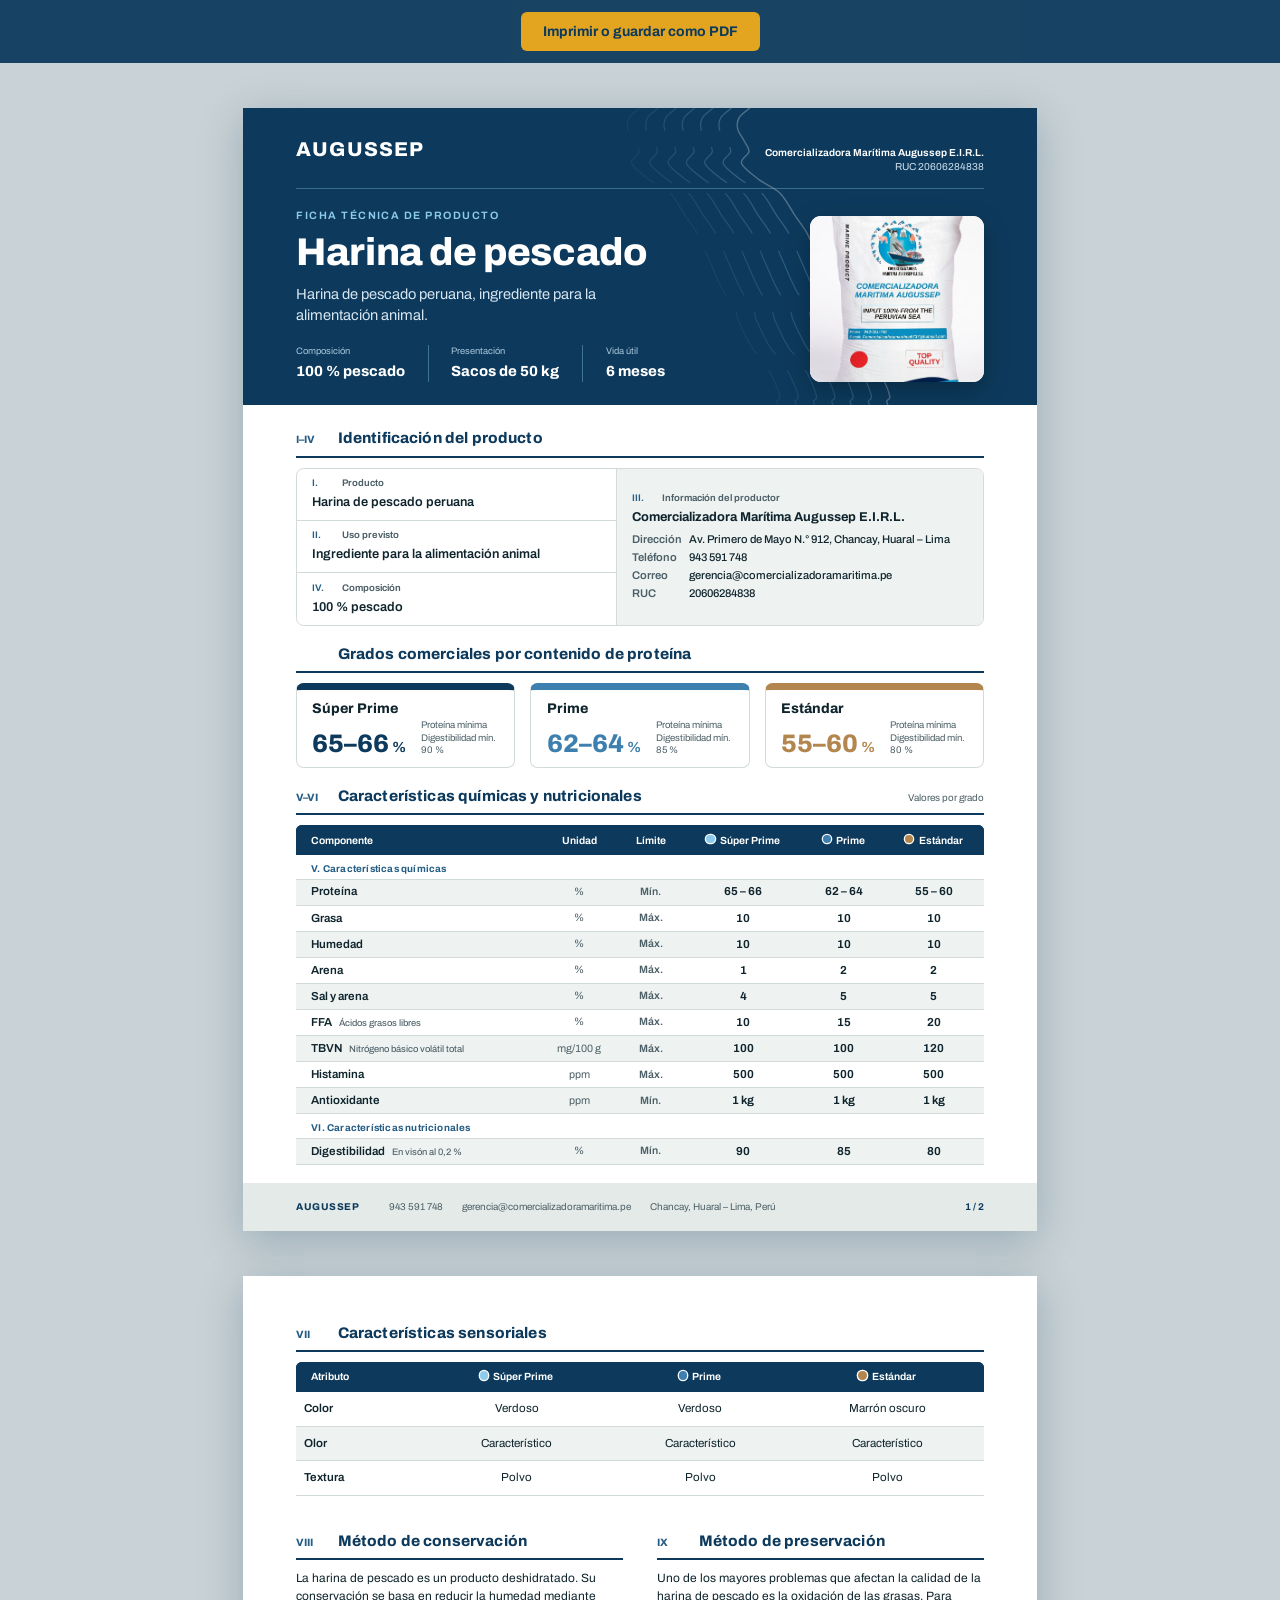
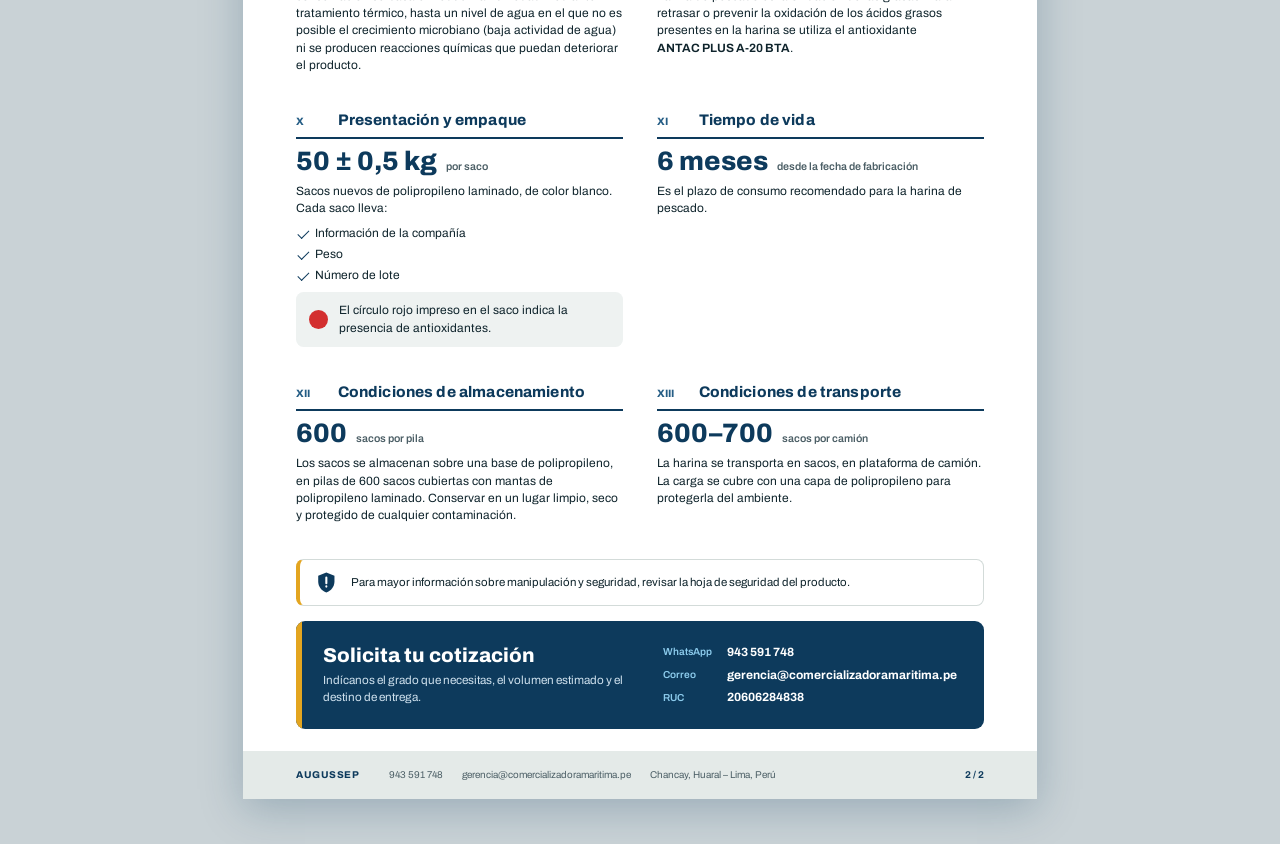
<file: fichas/ficha-tecnica-harina-de-pescado.html>
<!DOCTYPE html>
<html lang="es">
<head>
<meta charset="UTF-8">
<meta name="viewport" content="width=device-width, initial-scale=1.0">
<title>Ficha técnica – Harina de pescado | Augussep</title>
<link rel="preconnect" href="https://fonts.googleapis.com">
<link rel="preconnect" href="https://fonts.gstatic.com" crossorigin>
<link href="https://fonts.googleapis.com/css2?family=Archivo:wdth,wght@62..125,400..800&display=swap" rel="stylesheet">
<style>
  :root {
    --ink: #0d3a5c; --ink-2: #154a70; --ink-3: #255d85; --current: #8ccbec;
    --paper: #ffffff; --fog: #eef2f1; --fog-2: #e4eae8; --line: #d3dbd9;
    --text: #0f242c; --muted: #4c5f66; --meal: #b4864f; --oil: #e3a520; --red: #d32f2f;
    --g1: #0d3a5c; --g2: #3d7fae; --g3: #b4864f;
    --font: "Archivo", "Inter", "Helvetica Neue", Arial, sans-serif;
  }
  @page { size: A4; margin: 0; }
  * { box-sizing: border-box; }
  html { -webkit-print-color-adjust: exact; print-color-adjust: exact; }
  body { margin: 0; background: #c9d2d6; color: var(--text); font-family: var(--font); font-size: 9.2pt; line-height: 1.45; -webkit-font-smoothing: antialiased; }
  h1, h2, h3, p, ul, dl, dd, figure { margin: 0; }
  ul { padding: 0; list-style: none; }

  /* Hoja A4 */
  .page { position: relative; width: 210mm; height: 297mm; margin: 12mm auto; background: var(--paper); overflow: hidden; box-shadow: 0 10px 40px rgba(13,58,92,.25); display: flex; flex-direction: column; }
  .page__body { flex: 1 1 auto; min-height: 0; padding: 6mm 14mm 0; display: flex; flex-direction: column; gap: 4.6mm; }

  /* Banda superior */
  .band { flex: none; position: relative; background: var(--ink); color: #fff; padding: 7mm 14mm 6mm; overflow: hidden; }
  .band__lines { position: absolute; right: -10mm; top: -6mm; width: 120mm; height: 120mm; opacity: .5; }
  .band__lines .l { fill: none; stroke: var(--current); stroke-width: 1.4; stroke-dasharray: 56 22; }
  .band__lines .c { fill: none; stroke: #fff; stroke-width: 1.6; opacity: .55; }
  .band__top { position: relative; display: flex; justify-content: space-between; align-items: baseline; padding-bottom: 3.6mm; border-bottom: 1px solid rgba(140,203,236,.35); }
  .wordmark { font-weight: 800; font-size: 15pt; letter-spacing: .06em; text-transform: uppercase; }
  .band__company { text-align: right; font-size: 7.6pt; line-height: 1.4; color: #cfe1ee; }
  .band__company strong { color: #fff; font-weight: 650; }
  .band__main { position: relative; display: grid; grid-template-columns: 1fr 46mm; gap: 8mm; align-items: end; padding-top: 5mm; }
  .doc-type { font-size: 8pt; font-weight: 650; letter-spacing: .14em; text-transform: uppercase; color: var(--current); }
  .band h1 { font-size: 29pt; line-height: .98; font-weight: 800; letter-spacing: -.01em; margin-top: 3mm; }
  .band__sub { font-size: 11pt; color: #d6e6f1; margin-top: 3mm; max-width: 95mm; }
  .facts { display: grid; grid-template-columns: repeat(3, auto); justify-content: start; gap: 0; margin-top: 5mm; }
  .facts div { padding: 0 6mm; border-left: 1px solid rgba(140,203,236,.4); }
  .facts div:first-child { padding-left: 0; border-left: 0; }
  .facts dt { font-size: 7pt; color: #a9c7dc; }
  .facts dd { font-size: 11pt; font-weight: 750; margin-top: .6mm; }
  .bag { background: #fff; border-radius: 3mm; overflow: hidden; height: 44mm; box-shadow: 0 8px 24px rgba(0,0,0,.25); }
  .bag img { width: 100%; height: 100%; object-fit: cover; object-position: 50% 50%; display: block; transform: scale(1.32); }

  /* Secciones */
  .sec__head { display: flex; align-items: baseline; gap: 3mm; padding-bottom: 1.6mm; margin-bottom: 2.6mm; border-bottom: 1.6pt solid var(--ink); }
  .num { font-size: 8pt; font-weight: 750; color: var(--ink-3); min-width: 8mm; }
  .sec__head h2 { font-size: 11.5pt; font-weight: 750; letter-spacing: .01em; color: var(--ink); }
  .sec__head .note { margin-left: auto; font-size: 7.4pt; color: var(--muted); }

  /* Identificación I–IV */
  .ident { display: grid; grid-template-columns: 1fr 1.15fr; grid-template-areas: "i1 i3" "i2 i3" "i4 i3"; border: 1px solid var(--line); border-radius: 2mm; overflow: hidden; }
  .ident > div { padding: 2.2mm 4mm; }
  .ident .i1 { grid-area: i1; } .ident .i2 { grid-area: i2; border-top: 1px solid var(--line); } .ident .i4 { grid-area: i4; border-top: 1px solid var(--line); }
  .ident .i3 { grid-area: i3; background: var(--fog); border-left: 1px solid var(--line); display: flex; flex-direction: column; justify-content: center; }
  .ident dt { display: flex; gap: 2mm; font-size: 7.2pt; font-weight: 650; color: var(--muted); }
  .ident dt span { color: var(--ink-3); min-width: 6mm; }
  .ident dd { margin-top: .6mm; font-size: 9.6pt; font-weight: 600; }
  .ident .i3 dd { display: grid; gap: .5mm; font-weight: 500; font-size: 8.4pt; }
  .ident .i3 dd strong { font-size: 9.6pt; font-weight: 700; margin-bottom: .6mm; }
  .ident .i3 dd b { display: inline-block; min-width: 15mm; font-weight: 600; color: var(--muted); }

  /* Grados */
  .grades { display: grid; grid-template-columns: repeat(3, 1fr); gap: 4mm; }
  .grade { display: grid; grid-template-columns: auto 1fr; align-items: end; column-gap: 4mm; border: 1px solid var(--line); border-top: 2mm solid var(--g); border-radius: 2mm; padding: 2.4mm 4mm 2.6mm; }
  .grade h3 { grid-column: 1 / -1; }
  .grade h3 { font-size: 10.5pt; font-weight: 750; }
  .grade .big { font-size: 19pt; font-weight: 800; color: var(--g); line-height: 1; margin-top: 1.4mm; font-variant-numeric: tabular-nums; }
  .grade .big small { font-size: 11pt; font-weight: 700; }
  .grade p { font-size: 7.2pt; line-height: 1.3; color: var(--muted); }
  .g1 { --g: var(--g1); } .g2 { --g: var(--g2); } .g3 { --g: var(--g3); }

  /* Tablas */
  table { width: 100%; border-collapse: collapse; font-variant-numeric: tabular-nums; }
  thead tr { background: var(--ink); }
  thead th { border: 0; background: var(--ink); color: #fff; font-size: 7.8pt; font-weight: 650; text-align: center; padding: 2mm 2mm; }
  thead th:not(:first-child):not(:last-child) { background: transparent; }
  thead th:first-child { text-align: left; padding-left: 4mm; border-radius: 1.5mm 0 0 0; }
  thead th:last-child { border-radius: 0 1.5mm 0 0; }
  thead th .dot { display: inline-block; width: 2.2mm; height: 2.2mm; border-radius: 50%; background: var(--g); margin-right: 1.4mm; vertical-align: .1mm; box-shadow: 0 0 0 .35mm #fff; }
  thead th.g1 .dot { background: var(--current); }
  tbody td, tbody th { padding: 1.25mm 2mm; text-align: center; border-bottom: 1px solid var(--line); font-size: 8.7pt; line-height: 1.35; }
  tbody th { text-align: left; font-weight: 600; padding-left: 4mm; }
  tbody th small { font-weight: 450; font-size: 7pt; color: var(--muted); margin-left: 1.4mm; }
  tbody tr:nth-child(even) td, tbody tr:nth-child(even) th { background: var(--fog); }
  td.u, td.l { color: var(--muted); font-size: 8pt; }
  td.l { font-weight: 600; }
  td.v { font-weight: 650; }
  tr.group th { background: #fff !important; color: var(--ink-3); font-size: 7.4pt; font-weight: 700; padding-top: 1.8mm; padding-bottom: .9mm; border-bottom: 1px solid var(--line); letter-spacing: .02em; }
  .tfoot-note { font-size: 7.2pt; color: var(--muted); margin-top: 2mm; }

  /* Página 2: bloques */
  .blocks { display: grid; grid-template-columns: 1fr 1fr; gap: 9mm 9mm; }
  .block p { color: var(--text); font-size: 9pt; }
  .block p + p, .block p + ul, .block ul + p { margin-top: 2mm; }
  .block .sec__head { margin-bottom: 2.6mm; }
  .stat { display: flex; align-items: baseline; gap: 2.4mm; margin-bottom: 2mm; color: var(--ink); }
  .stat b { font-size: 20pt; font-weight: 800; line-height: 1; }
  .stat span { font-size: 8pt; font-weight: 600; color: var(--muted); }
  .checks li { position: relative; padding-left: 5mm; font-size: 9pt; }
  .checks li + li { margin-top: 1mm; }
  .checks li::before { content: ""; position: absolute; left: .4mm; top: 1.3mm; width: 2.6mm; height: 1.4mm; border-left: 1.4pt solid var(--ink); border-bottom: 1.4pt solid var(--ink); transform: rotate(-45deg); }
  .redmark { display: flex; gap: 3mm; align-items: center; background: var(--fog); border-radius: 2mm; padding: 2.6mm 3.4mm; margin-top: 2.4mm; font-size: 8.4pt; }
  .redmark i { flex: none; width: 5mm; height: 5mm; border-radius: 50%; background: var(--red); }
  .chem { display: inline-block; font-weight: 650; }

  .safety { display: flex; gap: 3.4mm; align-items: center; border: 1px solid var(--line); border-left: 1.2mm solid var(--oil); border-radius: 2mm; padding: 3mm 4mm; font-size: 8.6pt; }
  .safety svg { width: 6mm; height: 6mm; flex: none; }

  /* Cierre: contacto comercial */
  .closing { margin-top: auto; display: grid; gap: 4mm; }
  .cta { position: relative; overflow: hidden; display: grid; grid-template-columns: 1fr auto; gap: 8mm; align-items: center; background: var(--ink); color: #fff; border-radius: 2.4mm; padding: 6mm 7mm; }
  .cta h2 { font-size: 15pt; font-weight: 800; line-height: 1.1; }
  .cta p { color: #cfe1ee; font-size: 8.8pt; margin-top: 1.6mm; max-width: 80mm; }
  .cta dl { display: grid; grid-template-columns: auto auto; gap: 1.4mm 4mm; font-size: 9pt; }
  .cta dt { color: var(--current); font-weight: 600; font-size: 7.6pt; align-self: center; }
  .cta dd { font-weight: 700; }
  .cta__bar { position: absolute; left: 0; top: 0; bottom: 0; width: 1.6mm; background: var(--oil); }

  /* Pie */
  .foot { flex: none; margin-top: auto; display: flex; justify-content: space-between; align-items: center; gap: 6mm; padding: 4.4mm 14mm; background: var(--fog-2); font-size: 7.4pt; color: var(--muted); }
  .foot strong { color: var(--ink); font-weight: 750; letter-spacing: .05em; text-transform: uppercase; margin-right: 3mm; }
  .foot .contact { display: flex; flex-wrap: wrap; gap: 1mm 5mm; }
  .foot .pg { font-weight: 700; color: var(--ink); white-space: nowrap; }
  .page__body > :last-child { margin-bottom: 6mm; }
  .page__body--p2 { padding-top: 12mm; gap: 9mm; }
  .page__body--p2 tbody td, .page__body--p2 tbody th { padding: 2.4mm 2mm; }

  /* Barra de acciones (solo pantalla) */
  .toolbar { position: sticky; top: 0; z-index: 10; display: flex; justify-content: center; gap: 10px; padding: 12px; background: rgba(13,58,92,.94); }
  .toolbar button { font: 700 14px var(--font); padding: 10px 20px; border-radius: 6px; border: 2px solid transparent; cursor: pointer; background: var(--oil); color: var(--ink); }
  .toolbar button:hover { background: #f0b63a; }
  .toolbar button:focus-visible { outline: 3px solid #fff; outline-offset: 2px; }

  @media screen and (max-width: 820px) {
    .page { transform-origin: top left; }
  }
  @media print {
    body { background: #fff; }
    .toolbar { display: none; }
    .page { margin: 0; box-shadow: none; break-after: page; }
    .page:last-child { break-after: auto; }
  }
</style>
</head>
<body>

<div class="toolbar"><button type="button" onclick="window.print()">Imprimir o guardar como PDF</button></div>

<!-- ====================== PÁGINA 1 ====================== -->
<section class="page" aria-label="Página 1">
  <header class="band">
    <svg class="band__lines" viewBox="-60 20 520 530" aria-hidden="true" preserveAspectRatio="xMidYMid slice"><path class="l" style="opacity:0.55" d="M82.7 32.3 C80.1 35.1 72.1 44.5 67.4 49.3 C62.7 54.1 56.9 57.1 54.5 61.2 C52.0 65.3 51.8 69.6 52.8 74.1 C53.7 78.6 58.1 83.7 60.3 88.1 C62.4 92.4 66.2 96.0 65.7 100.3 C65.2 104.6 55.2 108.5 57.2 113.9 C59.2 119.3 70.2 126.9 77.6 132.6 C85.0 138.3 94.6 141.1 101.4 147.9 C108.2 154.7 113.2 165.6 118.4 173.4 C123.6 181.2 128.1 186.2 132.7 194.5 C137.2 202.8 140.9 212.9 145.6 223.4 C150.3 233.9 155.9 247.6 160.9 257.4 C165.9 267.2 172.7 276.1 175.9 282.2 C179.0 288.3 176.4 287.0 179.6 294.1 C182.8 301.2 190.6 317.6 194.9 324.7 C199.1 331.8 201.3 331.2 205.1 336.6 C208.9 342.0 214.0 349.6 217.7 357.0 C221.4 364.4 226.2 375.7 227.2 380.8 C228.2 385.9 222.7 383.6 223.8 387.6 C224.9 391.6 229.5 398.7 234.0 404.6 C238.5 410.6 246.2 417.9 251.0 423.3 C255.8 428.7 256.7 432.4 262.9 437.2 C269.1 442.1 280.2 447.4 288.4 452.2 C296.6 457.0 302.6 461.3 312.2 465.8 C321.8 470.3 336.6 474.7 346.2 479.4 C355.8 484.1 362.3 488.1 370.0 494.0 C377.7 499.9 383.2 507.3 392.4 514.8 C401.7 522.2 419.9 534.9 425.4 538.9"/><path class="l" style="opacity:0.47" d="M61.7 32.3 C59.1 35.1 51.1 44.5 46.4 49.3 C41.7 54.1 35.9 57.1 33.5 61.2 C31.0 65.3 30.8 69.6 31.8 74.1 C32.7 78.6 37.1 83.7 39.3 88.1 C41.4 92.4 45.2 96.0 44.7 100.3 C44.2 104.6 34.2 108.5 36.2 113.9 C38.2 119.3 49.2 126.9 56.6 132.6 C64.0 138.3 73.6 141.1 80.4 147.9 C87.2 154.7 92.2 165.6 97.4 173.4 C102.6 181.2 107.1 186.2 111.7 194.5 C116.2 202.8 119.9 212.9 124.6 223.4 C129.3 233.9 134.9 247.6 139.9 257.4 C144.9 267.2 151.7 276.1 154.9 282.2 C158.0 288.3 155.4 287.0 158.6 294.1 C161.8 301.2 169.6 317.6 173.9 324.7 C178.1 331.8 180.3 331.2 184.1 336.6 C187.9 342.0 193.0 349.6 196.7 357.0 C200.4 364.4 205.2 375.7 206.2 380.8 C207.2 385.9 201.7 383.6 202.8 387.6 C203.9 391.6 208.5 398.7 213.0 404.6 C217.5 410.6 225.2 417.9 230.0 423.3 C234.8 428.7 235.7 432.4 241.9 437.2 C248.1 442.1 259.2 447.4 267.4 452.2 C275.6 457.0 281.6 461.3 291.2 465.8 C300.8 470.3 315.6 474.7 325.2 479.4 C334.8 484.1 341.3 488.1 349.0 494.0 C356.7 499.9 362.2 507.3 371.4 514.8 C380.7 522.2 398.9 534.9 404.4 538.9"/><path class="l" style="opacity:0.39" d="M40.7 32.3 C38.1 35.1 30.1 44.5 25.4 49.3 C20.7 54.1 14.9 57.1 12.5 61.2 C10.0 65.3 9.8 69.6 10.8 74.1 C11.7 78.6 16.1 83.7 18.3 88.1 C20.4 92.4 24.2 96.0 23.7 100.3 C23.2 104.6 13.2 108.5 15.2 113.9 C17.2 119.3 28.2 126.9 35.6 132.6 C43.0 138.3 52.6 141.1 59.4 147.9 C66.2 154.7 71.2 165.6 76.4 173.4 C81.6 181.2 86.1 186.2 90.7 194.5 C95.2 202.8 98.9 212.9 103.6 223.4 C108.3 233.9 113.9 247.6 118.9 257.4 C123.9 267.2 130.7 276.1 133.9 282.2 C137.0 288.3 134.4 287.0 137.6 294.1 C140.8 301.2 148.6 317.6 152.9 324.7 C157.1 331.8 159.3 331.2 163.1 336.6 C166.9 342.0 172.0 349.6 175.7 357.0 C179.4 364.4 184.2 375.7 185.2 380.8 C186.2 385.9 180.7 383.6 181.8 387.6 C182.9 391.6 187.5 398.7 192.0 404.6 C196.5 410.6 204.2 417.9 209.0 423.3 C213.8 428.7 214.7 432.4 220.9 437.2 C227.1 442.1 238.2 447.4 246.4 452.2 C254.6 457.0 260.6 461.3 270.2 465.8 C279.8 470.3 294.6 474.7 304.2 479.4 C313.8 484.1 320.3 488.1 328.0 494.0 C335.7 499.9 341.2 507.3 350.4 514.8 C359.7 522.2 377.9 534.9 383.4 538.9"/><path class="l" style="opacity:0.31" d="M19.7 32.3 C17.1 35.1 9.1 44.5 4.4 49.3 C-0.3 54.1 -6.1 57.1 -8.5 61.2 C-11.0 65.3 -11.2 69.6 -10.2 74.1 C-9.3 78.6 -4.9 83.7 -2.7 88.1 C-0.6 92.4 3.2 96.0 2.7 100.3 C2.2 104.6 -7.8 108.5 -5.8 113.9 C-3.8 119.3 7.2 126.9 14.6 132.6 C22.0 138.3 31.6 141.1 38.4 147.9 C45.2 154.7 50.2 165.6 55.4 173.4 C60.6 181.2 65.1 186.2 69.7 194.5 C74.2 202.8 77.9 212.9 82.6 223.4 C87.3 233.9 92.9 247.6 97.9 257.4 C102.9 267.2 109.7 276.1 112.9 282.2 C116.0 288.3 113.4 287.0 116.6 294.1 C119.8 301.2 127.6 317.6 131.9 324.7 C136.1 331.8 138.3 331.2 142.1 336.6 C145.9 342.0 151.0 349.6 154.7 357.0 C158.4 364.4 163.2 375.7 164.2 380.8 C165.2 385.9 159.7 383.6 160.8 387.6 C161.9 391.6 166.5 398.7 171.0 404.6 C175.5 410.6 183.2 417.9 188.0 423.3 C192.8 428.7 193.7 432.4 199.9 437.2 C206.1 442.1 217.2 447.4 225.4 452.2 C233.6 457.0 239.6 461.3 249.2 465.8 C258.8 470.3 273.6 474.7 283.2 479.4 C292.8 484.1 299.3 488.1 307.0 494.0 C314.7 499.9 320.2 507.3 329.4 514.8 C338.7 522.2 356.9 534.9 362.4 538.9"/><path class="l" style="opacity:0.23" d="M-1.3 32.3 C-3.9 35.1 -11.9 44.5 -16.6 49.3 C-21.3 54.1 -27.1 57.1 -29.5 61.2 C-32.0 65.3 -32.2 69.6 -31.2 74.1 C-30.3 78.6 -25.9 83.7 -23.7 88.1 C-21.6 92.4 -17.8 96.0 -18.3 100.3 C-18.8 104.6 -28.8 108.5 -26.8 113.9 C-24.8 119.3 -13.8 126.9 -6.4 132.6 C1.0 138.3 10.6 141.1 17.4 147.9 C24.2 154.7 29.2 165.6 34.4 173.4 C39.6 181.2 44.1 186.2 48.7 194.5 C53.2 202.8 56.9 212.9 61.6 223.4 C66.3 233.9 71.9 247.6 76.9 257.4 C81.9 267.2 88.7 276.1 91.9 282.2 C95.0 288.3 92.4 287.0 95.6 294.1 C98.8 301.2 106.6 317.6 110.9 324.7 C115.1 331.8 117.3 331.2 121.1 336.6 C124.9 342.0 130.0 349.6 133.7 357.0 C137.4 364.4 142.2 375.7 143.2 380.8 C144.2 385.9 138.7 383.6 139.8 387.6 C140.9 391.6 145.5 398.7 150.0 404.6 C154.5 410.6 162.2 417.9 167.0 423.3 C171.8 428.7 172.7 432.4 178.9 437.2 C185.1 442.1 196.2 447.4 204.4 452.2 C212.6 457.0 218.6 461.3 228.2 465.8 C237.8 470.3 252.6 474.7 262.2 479.4 C271.8 484.1 278.3 488.1 286.0 494.0 C293.7 499.9 299.2 507.3 308.4 514.8 C317.7 522.2 335.9 534.9 341.4 538.9"/><path class="l" style="opacity:0.15" d="M-22.3 32.3 C-24.9 35.1 -32.9 44.5 -37.6 49.3 C-42.3 54.1 -48.1 57.1 -50.5 61.2 C-53.0 65.3 -53.2 69.6 -52.2 74.1 C-51.3 78.6 -46.9 83.7 -44.7 88.1 C-42.6 92.4 -38.8 96.0 -39.3 100.3 C-39.8 104.6 -49.8 108.5 -47.8 113.9 C-45.8 119.3 -34.8 126.9 -27.4 132.6 C-20.0 138.3 -10.4 141.1 -3.6 147.9 C3.2 154.7 8.2 165.6 13.4 173.4 C18.6 181.2 23.1 186.2 27.7 194.5 C32.2 202.8 35.9 212.9 40.6 223.4 C45.3 233.9 50.9 247.6 55.9 257.4 C60.9 267.2 67.7 276.1 70.9 282.2 C74.0 288.3 71.4 287.0 74.6 294.1 C77.8 301.2 85.6 317.6 89.9 324.7 C94.1 331.8 96.3 331.2 100.1 336.6 C103.9 342.0 109.0 349.6 112.7 357.0 C116.4 364.4 121.2 375.7 122.2 380.8 C123.2 385.9 117.7 383.6 118.8 387.6 C119.9 391.6 124.5 398.7 129.0 404.6 C133.5 410.6 141.2 417.9 146.0 423.3 C150.8 428.7 151.7 432.4 157.9 437.2 C164.1 442.1 175.2 447.4 183.4 452.2 C191.6 457.0 197.6 461.3 207.2 465.8 C216.8 470.3 231.6 474.7 241.2 479.4 C250.8 484.1 257.3 488.1 265.0 494.0 C272.7 499.9 278.2 507.3 287.4 514.8 C296.7 522.2 314.9 534.9 320.4 538.9"/><path class="c" d="M103.7 32.3 C101.1 35.1 93.1 44.5 88.4 49.3 C83.7 54.1 77.9 57.1 75.5 61.2 C73.0 65.3 72.8 69.6 73.8 74.1 C74.7 78.6 79.1 83.7 81.3 88.1 C83.4 92.4 87.2 96.0 86.7 100.3 C86.2 104.6 76.2 108.5 78.2 113.9 C80.2 119.3 91.2 126.9 98.6 132.6 C106.0 138.3 115.6 141.1 122.4 147.9 C129.2 154.7 134.2 165.6 139.4 173.4 C144.6 181.2 149.1 186.2 153.7 194.5 C158.2 202.8 161.9 212.9 166.6 223.4 C171.3 233.9 176.9 247.6 181.9 257.4 C186.9 267.2 193.7 276.1 196.9 282.2 C200.0 288.3 197.4 287.0 200.6 294.1 C203.8 301.2 211.6 317.6 215.9 324.7 C220.1 331.8 222.3 331.2 226.1 336.6 C229.9 342.0 235.0 349.6 238.7 357.0 C242.4 364.4 247.2 375.7 248.2 380.8 C249.2 385.9 243.7 383.6 244.8 387.6 C245.9 391.6 250.5 398.7 255.0 404.6 C259.5 410.6 267.2 417.9 272.0 423.3 C276.8 428.7 277.7 432.4 283.9 437.2 C290.1 442.1 301.2 447.4 309.4 452.2 C317.6 457.0 323.6 461.3 333.2 465.8 C342.8 470.3 357.6 474.7 367.2 479.4 C376.8 484.1 383.3 488.1 391.0 494.0 C398.7 499.9 404.2 507.3 413.4 514.8 C422.7 522.2 440.9 534.9 446.4 538.9"/></svg>
    <div class="band__top">
      <span class="wordmark">Augussep</span>
      <p class="band__company"><strong>Comercializadora Marítima Augussep E.I.R.L.</strong><br>RUC 20606284838</p>
    </div>
    <div class="band__main">
      <div>
        <p class="doc-type">Ficha técnica de producto</p>
        <h1>Harina de pescado</h1>
        <p class="band__sub">Harina de pescado peruana, ingrediente para la alimentación animal.</p>
        <dl class="facts">
          <div><dt>Composición</dt><dd>100 % pescado</dd></div>
          <div><dt>Presentación</dt><dd>Sacos de 50 kg</dd></div>
          <div><dt>Vida útil</dt><dd>6 meses</dd></div>
        </dl>
      </div>
      <figure class="bag"><img src="[data-uri]" alt="Saco de harina de pescado Augussep"></figure>
    </div>
  </header>

  <div class="page__body">
    <section>
      <div class="sec__head"><span class="num">I–IV</span><h2>Identificación del producto</h2></div>
      <dl class="ident">
        <div class="i1"><dt><span>I.</span>Producto</dt><dd>Harina de pescado peruana</dd></div>
        <div class="i2"><dt><span>II.</span>Uso previsto</dt><dd>Ingrediente para la alimentación animal</dd></div>
        <div class="i3"><dt><span>III.</span>Información del productor</dt>
          <dd>
            <strong>Comercializadora Marítima Augussep E.I.R.L.</strong>
            <span><b>Dirección</b>Av. Primero de Mayo N.° 912, Chancay, Huaral – Lima</span>
            <span><b>Teléfono</b>943 591 748</span>
            <span><b>Correo</b>gerencia@comercializadoramaritima.pe</span>
            <span><b>RUC</b>20606284838</span>
          </dd>
        </div>
        <div class="i4"><dt><span>IV.</span>Composición</dt><dd>100 % pescado</dd></div>
      </dl>
    </section>

    <section>
      <div class="sec__head"><span class="num">&nbsp;</span><h2>Grados comerciales por contenido de proteína</h2></div>
      <div class="grades">
        <div class="grade g1"><h3>Súper Prime</h3><p class="big">65–66<small> %</small></p><p>Proteína mínima<br>Digestibilidad mín. 90 %</p></div>
        <div class="grade g2"><h3>Prime</h3><p class="big">62–64<small> %</small></p><p>Proteína mínima<br>Digestibilidad mín. 85 %</p></div>
        <div class="grade g3"><h3>Estándar</h3><p class="big">55–60<small> %</small></p><p>Proteína mínima<br>Digestibilidad mín. 80 %</p></div>
      </div>
    </section>

    <section>
      <div class="sec__head"><span class="num">V–VI</span><h2>Características químicas y nutricionales</h2><span class="note">Valores por grado</span></div>
      <table>
        <thead>
          <tr>
            <th scope="col">Componente</th><th scope="col">Unidad</th><th scope="col">Límite</th>
            <th scope="col" class="g1"><span class="dot"></span>Súper Prime</th>
            <th scope="col" class="g2"><span class="dot"></span>Prime</th>
            <th scope="col" class="g3"><span class="dot"></span>Estándar</th>
          </tr>
        </thead>
        <tbody>
          <tr class="group"><th colspan="6">V. Características químicas</th></tr>
          <tr><th scope="row">Proteína</th><td class="u">%</td><td class="l">Mín.</td><td class="v">65 – 66</td><td class="v">62 – 64</td><td class="v">55 – 60</td></tr>
          <tr><th scope="row">Grasa</th><td class="u">%</td><td class="l">Máx.</td><td class="v">10</td><td class="v">10</td><td class="v">10</td></tr>
          <tr><th scope="row">Humedad</th><td class="u">%</td><td class="l">Máx.</td><td class="v">10</td><td class="v">10</td><td class="v">10</td></tr>
          <tr><th scope="row">Arena</th><td class="u">%</td><td class="l">Máx.</td><td class="v">1</td><td class="v">2</td><td class="v">2</td></tr>
          <tr><th scope="row">Sal y arena</th><td class="u">%</td><td class="l">Máx.</td><td class="v">4</td><td class="v">5</td><td class="v">5</td></tr>
          <tr><th scope="row">FFA <small>Ácidos grasos libres</small></th><td class="u">%</td><td class="l">Máx.</td><td class="v">10</td><td class="v">15</td><td class="v">20</td></tr>
          <tr><th scope="row">TBVN <small>Nitrógeno básico volátil total</small></th><td class="u">mg/100 g</td><td class="l">Máx.</td><td class="v">100</td><td class="v">100</td><td class="v">120</td></tr>
          <tr><th scope="row">Histamina</th><td class="u">ppm</td><td class="l">Máx.</td><td class="v">500</td><td class="v">500</td><td class="v">500</td></tr>
          <tr><th scope="row">Antioxidante</th><td class="u">ppm</td><td class="l">Mín.</td><td class="v">1 kg</td><td class="v">1 kg</td><td class="v">1 kg</td></tr>
          <tr class="group"><th colspan="6">VI. Características nutricionales</th></tr>
          <tr><th scope="row">Digestibilidad <small>En visón al 0,2 %</small></th><td class="u">%</td><td class="l">Mín.</td><td class="v">90</td><td class="v">85</td><td class="v">80</td></tr>
        </tbody>
      </table>
    </section>
  </div>

  <footer class="foot">
    <div class="contact"><strong>Augussep</strong><span>943 591 748</span><span>gerencia@comercializadoramaritima.pe</span><span>Chancay, Huaral – Lima, Perú</span></div>
    <span class="pg">1 / 2</span>
  </footer>
</section>

<!-- ====================== PÁGINA 2 ====================== -->
<section class="page" aria-label="Página 2">
  <div class="page__body page__body--p2">
    <section>
      <div class="sec__head"><span class="num">VII</span><h2>Características sensoriales</h2></div>
      <table>
        <thead>
          <tr>
            <th scope="col">Atributo</th>
            <th scope="col" class="g1"><span class="dot"></span>Súper Prime</th>
            <th scope="col" class="g2"><span class="dot"></span>Prime</th>
            <th scope="col" class="g3"><span class="dot"></span>Estándar</th>
          </tr>
        </thead>
        <tbody>
          <tr><th scope="row">Color</th><td>Verdoso</td><td>Verdoso</td><td>Marrón oscuro</td></tr>
          <tr><th scope="row">Olor</th><td>Característico</td><td>Característico</td><td>Característico</td></tr>
          <tr><th scope="row">Textura</th><td>Polvo</td><td>Polvo</td><td>Polvo</td></tr>
        </tbody>
      </table>
    </section>

    <div class="blocks">
      <section class="block">
        <div class="sec__head"><span class="num">VIII</span><h2>Método de conservación</h2></div>
        <p>La harina de pescado es un producto deshidratado. Su conservación se basa en reducir la humedad mediante tratamiento térmico, hasta un nivel de agua en el que no es posible el crecimiento microbiano (baja actividad de agua) ni se producen reacciones químicas que puedan deteriorar el producto.</p>
      </section>

      <section class="block">
        <div class="sec__head"><span class="num">IX</span><h2>Método de preservación</h2></div>
        <p>Uno de los mayores problemas que afectan la calidad de la harina de pescado es la oxidación de las grasas. Para retrasar o prevenir la oxidación de los ácidos grasos presentes en la harina se utiliza el antioxidante <span class="chem">ANTAC PLUS A-20 BTA</span>.</p>
      </section>

      <section class="block">
        <div class="sec__head"><span class="num">X</span><h2>Presentación y empaque</h2></div>
        <div class="stat"><b>50 ± 0,5 kg</b><span>por saco</span></div>
        <p>Sacos nuevos de polipropileno laminado, de color blanco. Cada saco lleva:</p>
        <ul class="checks">
          <li>Información de la compañía</li>
          <li>Peso</li>
          <li>Número de lote</li>
        </ul>
        <p class="redmark"><i aria-hidden="true"></i><span>El círculo rojo impreso en el saco indica la presencia de antioxidantes.</span></p>
      </section>

      <section class="block">
        <div class="sec__head"><span class="num">XI</span><h2>Tiempo de vida</h2></div>
        <div class="stat"><b>6 meses</b><span>desde la fecha de fabricación</span></div>
        <p>Es el plazo de consumo recomendado para la harina de pescado.</p>
      </section>

      <section class="block">
        <div class="sec__head"><span class="num">XII</span><h2>Condiciones de almacenamiento</h2></div>
        <div class="stat"><b>600</b><span>sacos por pila</span></div>
        <p>Los sacos se almacenan sobre una base de polipropileno, en pilas de 600 sacos cubiertas con mantas de polipropileno laminado. Conservar en un lugar limpio, seco y protegido de cualquier contaminación.</p>
      </section>

      <section class="block">
        <div class="sec__head"><span class="num">XIII</span><h2>Condiciones de transporte</h2></div>
        <div class="stat"><b>600–700</b><span>sacos por camión</span></div>
        <p>La harina se transporta en sacos, en plataforma de camión. La carga se cubre con una capa de polipropileno para protegerla del ambiente.</p>
      </section>
    </div>

    <div class="closing">
    <p class="safety">
        <svg viewBox="0 0 24 24" aria-hidden="true"><path fill="#0d3a5c" d="M12 1.6 3.4 4.9v6.2c0 5.4 3.6 10 8.6 11.6 5-1.6 8.6-6.2 8.6-11.6V4.9z"/><path d="M12 7v6M12 16.2v.3" stroke="#fff" stroke-width="2.2" stroke-linecap="round"/></svg>
        <span>Para mayor información sobre manipulación y seguridad, revisar la hoja de seguridad del producto.</span>
      </p>
      <section class="cta">
        <span class="cta__bar" aria-hidden="true"></span>
        <div>
          <h2>Solicita tu cotización</h2>
          <p>Indícanos el grado que necesitas, el volumen estimado y el destino de entrega.</p>
        </div>
        <dl>
          <dt>WhatsApp</dt><dd>943 591 748</dd>
          <dt>Correo</dt><dd>gerencia@comercializadoramaritima.pe</dd>
          <dt>RUC</dt><dd>20606284838</dd>
        </dl>
      </section>
    </div>
  </div>

  <footer class="foot">
    <div class="contact"><strong>Augussep</strong><span>943 591 748</span><span>gerencia@comercializadoramaritima.pe</span><span>Chancay, Huaral – Lima, Perú</span></div>
    <span class="pg">2 / 2</span>
  </footer>
</section>

</body>
</html>
</file>
<file: inicio/index.css>
/* ==========================================================
   AUGUSSEP · Sistema de diseño "Humboldt"
   Azul Pacífico + niebla limeña + tostado de harina + ámbar de aceite
   Tipografía única: Archivo
   (Estilos comunes a todas las páginas; los propios de esta página van al final)
   ========================================================== */

:root {
  /* Color */
  --ink: #0d3a5c;          /* Azul Pacífico: fondos oscuros, texto principal */
  --ink-2: #154a70;        /* Superficies sobre azul */
  --ink-3: #255d85;        /* Bordes sobre azul */
  --current: #8ccbec;      /* Líneas de corriente, acentos fríos */
  --paper: #f4f6f5;        /* Fondo claro */
  --fog: #e4eae8;          /* Fondos alternos */
  --line: #c9d3d1;
  --text: #0f242c;
  --muted: #4c5f66;
  --meal: #b4864f;         /* Harina de pescado */
  --oil: #e3a520;          /* Aceite de pescado · color de acción */
  --oil-hover: #f0b63a;
  --tbd-bg: #fff2c7;
  --tbd-ink: #6e5100;

  /* Tipografía */
  --font: "Archivo", "Arial Narrow", system-ui, sans-serif;
  --step--1: .875rem;
  --step-0: 1.0625rem;
  --step-1: 1.25rem;
  --step-2: 1.6rem;
  --step-3: clamp(1.9rem, 3.4vw, 2.75rem);

  /* Forma */
  --r-sm: 3px;
  --r: 6px;
  --r-card: 12px;
  --wrap: 1200px;
  --gutter: clamp(16px, 4vw, 40px);
  --header-h: 72px;
}

*, *::before, *::after { box-sizing: border-box; }
html { scroll-behavior: smooth; scroll-padding-top: calc(var(--header-h) + 16px); -webkit-text-size-adjust: 100%; }
body {
  margin: 0; background: var(--paper); color: var(--text);
  font-family: var(--font); font-size: var(--step-0); line-height: 1.6;
  -webkit-font-smoothing: antialiased;
}
img, svg { display: block; max-width: 100%; }
a { color: inherit; }
ul, ol { margin: 0; padding: 0; list-style: none; }
h1, h2, h3, h4, p, figure, dl, dd { margin: 0; }
h1, h2, h3, h4 { line-height: 1.1; font-weight: 750; }
h2 { font-size: var(--step-3); font-stretch: 112%; letter-spacing: -.015em; text-wrap: balance; }
h3 { font-size: var(--step-1); font-stretch: 105%; }
p { text-wrap: pretty; }
button, input, select, textarea { font: inherit; color: inherit; }

:focus-visible { outline: 3px solid var(--oil); outline-offset: 3px; border-radius: 2px; }
.sr { position: absolute; width: 1px; height: 1px; overflow: hidden; clip: rect(0 0 0 0); white-space: nowrap; }
.skip { position: absolute; left: 16px; top: -60px; z-index: 200; background: var(--oil); color: var(--ink); padding: 10px 16px; font-weight: 700; border-radius: var(--r); }
.skip:focus { top: 12px; }

.wrap { width: 100%; max-width: var(--wrap); margin-inline: auto; padding-inline: var(--gutter); }
.section { padding-block: clamp(72px, 10vw, 120px); }
.section--white { background: #fff; }
.section--fog { background: var(--fog); }
.section--deep { background: var(--ink); color: #e1ecf4; }
.section--deep h2, .section--deep h3 { color: #fff; }
.section-head { max-width: 62ch; margin-bottom: clamp(40px, 6vw, 64px); }
.section-head p { margin-top: 18px; color: var(--muted); font-size: var(--step-1); line-height: 1.5; }
.section--deep .section-head p { color: #adc6da; }
.section-head--center { margin-inline: auto; text-align: center; }
.kicker { font-weight: 650; font-stretch: 110%; font-size: var(--step--1); letter-spacing: .06em; text-transform: uppercase; color: var(--ink-3); margin-bottom: 14px; }
.lead { font-size: var(--step-1); line-height: 1.6; color: var(--muted); max-width: 58ch; }

/* Marcador: dato pendiente de reemplazar por el cliente */
.tbd { background: var(--tbd-bg); color: var(--tbd-ink); border: 1px dashed #c9a43d; border-radius: var(--r-sm); padding: 1px 8px; font-weight: 650; font-size: .92em; white-space: nowrap; }

/* ---------- Botones ---------- */
.btn {
  display: inline-flex; align-items: center; justify-content: center; gap: 10px;
  min-height: 44px; padding: 10px 20px; border-radius: var(--r); border: 2px solid transparent;
  font-weight: 700; font-size: .95rem; font-stretch: 108%; text-decoration: none; cursor: pointer;
  transition: background-color .15s, border-color .15s, color .15s;
}
.btn svg { width: 20px; height: 20px; fill: currentColor; }
.btn--lg { min-height: 52px; padding: 14px 26px; font-size: 1rem; }
.btn--signal { background: var(--oil); color: var(--ink); }
.btn--signal:hover { background: var(--oil-hover); }
.btn--line { border-color: #fff; color: #fff; }
.btn--line:hover { background: rgba(255,255,255,.12); }
.btn--outline { border-color: var(--ink); color: var(--ink); background: transparent; }
.btn--outline:hover { background: var(--ink); color: #fff; }
.btn--text { padding-inline: 4px; color: var(--ink); text-decoration: underline; text-underline-offset: 4px; text-decoration-thickness: 1px; }
.btn--text:hover { text-decoration-thickness: 2px; }
.btn-row { display: flex; flex-wrap: wrap; gap: 12px 16px; align-items: center; }

/* ---------- Encabezado ---------- */
.site-header { position: fixed; inset: 0 0 auto 0; z-index: 100; background: transparent; color: #fff; transition: background-color .3s, box-shadow .3s; }
.site-header.is-solid { background: var(--ink); box-shadow: 0 1px 0 var(--ink-3); }
.header__inner { display: flex; align-items: center; justify-content: space-between; gap: 24px; height: var(--header-h); }
.wordmark { font-weight: 800; font-size: 1.25rem; font-stretch: 112%; letter-spacing: .04em; text-transform: uppercase; text-decoration: none; color: #fff; }
.nav { display: flex; align-items: center; gap: clamp(28px, 4vw, 64px); }
.nav ul { display: flex; gap: clamp(28px, 4.5vw, 72px); }
.nav ul a { text-decoration: none; font-weight: 600; font-size: .9rem; letter-spacing: .04em; text-transform: uppercase; color: #fff; padding-block: 8px; border-bottom: 2px solid transparent; transition: border-color .15s; }
.nav ul a:hover, .nav ul a[aria-current="page"] { border-bottom-color: var(--current); }
.nav__cta { display: inline-flex; align-items: center; justify-content: center; min-height: 44px; padding: 8px 22px; border: 2px solid #fff; border-radius: var(--r-sm); font-weight: 650; font-size: .9rem; letter-spacing: .04em; text-transform: uppercase; text-decoration: none; color: #fff; transition: background-color .15s, color .15s; }
.nav__cta:hover { background: #fff; color: var(--ink); }
.nav-toggle { display: none; background: none; border: 0; width: 44px; height: 44px; padding: 0; cursor: pointer; position: relative; }
.nav-toggle i { position: absolute; left: 11px; right: 11px; height: 2px; background: #fff; transition: transform .2s, top .2s; }
.nav-toggle i:first-of-type { top: 17px; }
.nav-toggle i:last-of-type { top: 25px; }
.nav-toggle[aria-expanded="true"] i:first-of-type { top: 21px; transform: rotate(45deg); }
.nav-toggle[aria-expanded="true"] i:last-of-type { top: 21px; transform: rotate(-45deg); }

/* ---------- Portada (todas las páginas) ---------- */
.hero { position: relative; isolation: isolate; color: #fff; overflow: hidden; display: flex; flex-direction: column; justify-content: center; padding-top: calc(var(--header-h) + clamp(24px, 4vw, 48px)); padding-bottom: clamp(40px, 5vw, 64px); }
.hero__bg { position: absolute; inset: 0; z-index: -1; background: var(--ink) url("../images/hero.jpg") 30% 55% / cover no-repeat; }
.hero__bg::after { content: ""; position: absolute; inset: 0; background:
    linear-gradient(90deg, rgba(13,58,92,.9) 0%, rgba(13,58,92,.68) 50%, rgba(13,58,92,.45) 100%),
    linear-gradient(0deg, rgba(13,58,92,.9) 0%, rgba(13,58,92,0) 35%); }
.hero__kicker { font-weight: 650; font-stretch: 110%; font-size: var(--step-0); letter-spacing: .06em; text-transform: uppercase; color: #fff; margin-bottom: 20px; }
.hero__title { font-size: clamp(2.3rem, 4.3vw, 4.1rem); line-height: 1.04; font-weight: 800; text-transform: uppercase; text-wrap: balance; }
.hero__title span { display: block; }
@media (min-width: 1100px) { .hero__title span { white-space: nowrap; } }
.hero .btn-row { margin-top: clamp(28px, 3.5vw, 40px); }

/* Insignias */
.badges { display: flex; flex-wrap: wrap; gap: 20px clamp(28px, 4vw, 56px); }
.badges li { display: flex; align-items: center; gap: 12px; }
.badges svg { width: 44px; height: 44px; flex: none; overflow: visible; }
.badges__shape { fill: #fff; stroke: #fff; stroke-width: 1.2; stroke-linejoin: round; }
.badges__mark { fill: none; stroke: var(--ink); stroke-width: 2.4; stroke-linecap: round; stroke-linejoin: round; }
.badges p { display: flex; flex-direction: column; line-height: 1.15; font-size: 1.05rem; color: #fff; }
.badges strong { font-weight: 800; font-size: 1.15rem; }
.badges--ink .badges__shape { fill: var(--ink); stroke: var(--ink); }
.badges--ink .badges__mark { stroke: #fff; }
.badges--ink p { color: var(--ink); }

/* Mapa de la corriente de Humboldt */
.chart { width: 100%; height: auto; overflow: visible; }
.chart--fade {
  -webkit-mask-image: linear-gradient(to bottom, transparent 0%, #000 14%, #000 90%, transparent 100%), linear-gradient(to right, transparent 0%, #000 12%, #000 86%, transparent 100%);
  -webkit-mask-composite: source-in;
  mask-image: linear-gradient(to bottom, transparent 0%, #000 14%, #000 90%, transparent 100%), linear-gradient(to right, transparent 0%, #000 12%, #000 86%, transparent 100%);
  mask-composite: intersect;
}
.chart__grid { stroke: rgba(170,215,240,.45); stroke-width: 1; stroke-dasharray: 2 6; }
.chart__lat { fill: #cfe5f3; font-size: 12px; font-family: var(--font); }
.chart__land { fill: url(#landG); }
.chart__coast { fill: none; stroke: #eef6fb; stroke-width: 1.6; stroke-linejoin: round; }
.chart__current {
  fill: none; stroke: #b5e0f7; stroke-width: 1.4; stroke-linecap: round;
  opacity: calc(.8 - var(--i) * .11);
  stroke-dasharray: 56 22;
  animation: flow 14s linear infinite;
  animation-delay: calc(var(--i) * -1.1s);
}
@keyframes flow { to { stroke-dashoffset: 360; } }
.chart__port circle { fill: var(--oil); stroke: var(--ink); stroke-width: 2; }
.chart__port text { fill: #eef6fb; font-size: 13px; font-weight: 600; font-family: var(--font); }

/* ---------- Tarjetas de producto ---------- */
.cards { display: grid; grid-template-columns: repeat(2, minmax(0, 380px)); justify-content: center; gap: clamp(24px, 4vw, 48px); }
.card { display: flex; flex-direction: column; background: #fff; border: 1px solid var(--line); border-radius: var(--r-card); overflow: hidden; box-shadow: 0 18px 40px -24px rgba(13,58,92,.35); }
.card__media { aspect-ratio: 4 / 3; background: #fff; }
.card__media img { width: 100%; height: 100%; object-fit: cover; }
.card__body { display: flex; flex-direction: column; gap: 6px; padding: 24px 24px 28px; border-top: 1px solid var(--line); }
.card__body h3 { font-size: var(--step-2); font-stretch: 112%; font-weight: 800; }
.card__body p { color: var(--muted); font-size: var(--step--1); font-weight: 600; letter-spacing: .04em; text-transform: uppercase; }
.card__body .btn-row { margin-top: 18px; }
.card__body .btn { flex: 1 1 0; padding-inline: 14px; }

/* ---------- Bloques de texto + imagen ---------- */
.split { display: grid; grid-template-columns: minmax(0, 1fr) minmax(0, 1fr); gap: clamp(40px, 7vw, 96px); align-items: center; }
.split--reverse .split__media { order: -1; }
.split__text h2 { margin-bottom: 22px; }
.split__text .btn-row { margin-top: 32px; }
.split__media { border-radius: var(--r-card); overflow: hidden; background: #fff; border: 1px solid var(--line); box-shadow: 0 24px 50px -30px rgba(13,58,92,.45); }
.split__media img { width: 100%; height: 100%; aspect-ratio: 5 / 4; object-fit: cover; }
.ticks { display: grid; gap: 12px; margin-top: 4px; }
.ticks li { position: relative; padding-left: 30px; color: var(--muted); }
.ticks li::before { content: ""; position: absolute; left: 2px; top: .45em; width: 14px; height: 8px; border-left: 2px solid var(--ink); border-bottom: 2px solid var(--ink); transform: rotate(-45deg); }

/* ---------- ¿Por qué confiar? ---------- */
.trust { max-width: 780px; margin-inline: auto; text-align: center; }
.trust .lead { margin: 20px auto 0; max-width: 62ch; }
.trust .badges { justify-content: center; margin-top: 40px; text-align: left; }
.trust .btn-row { justify-content: center; margin-top: 40px; }

/* ---------- Cotización ---------- */
.quote__grid { display: grid; grid-template-columns: minmax(0, .85fr) minmax(0, 1.15fr); gap: clamp(40px, 6vw, 80px); align-items: start; }
.quote__intro { position: sticky; top: calc(var(--header-h) + 32px); }
.quote__intro > p { margin-top: 18px; color: #adc6da; font-size: var(--step-1); line-height: 1.5; max-width: 40ch; }
.preview { margin-top: 40px; }
.preview__label { font-size: var(--step--1); color: #93b4cc; margin-bottom: 12px; }
.preview__bubble { position: relative; background: #fff; color: var(--text); border-radius: 10px 10px 10px 2px; padding: 16px 18px; max-width: 420px; box-shadow: 0 10px 30px -12px rgba(0,0,0,.45); }
.preview__bubble pre { margin: 0; white-space: pre-wrap; word-break: break-word; font: 400 .92rem/1.55 var(--font); }

.form { background: var(--paper); color: var(--text); border-radius: var(--r); padding: clamp(24px, 4vw, 40px); }
.form fieldset { border: 0; margin: 0 0 8px; padding: 0; display: grid; grid-template-columns: 1fr 1fr; gap: 18px 20px; }
.form fieldset + fieldset { margin-top: 28px; padding-top: 28px; border-top: 1px solid var(--line); }
.form legend { grid-column: 1 / -1; font-weight: 750; font-stretch: 110%; font-size: var(--step-1); margin-bottom: 18px; padding: 0; float: left; width: 100%; }
.field { display: grid; gap: 6px; font-size: var(--step--1); font-weight: 600; color: var(--muted); align-content: start; }
.field--full { grid-column: 1 / -1; }
.field input, .field select, .field textarea {
  width: 100%; min-height: 46px; padding: 11px 13px; border: 1.5px solid var(--line); border-radius: var(--r);
  background: #fff; font-size: 1rem; font-weight: 450; color: var(--text); transition: border-color .15s;
}
.field textarea { resize: vertical; }
.field input:hover, .field textarea:hover { border-color: #9fb0ad; }
.field input:focus, .field textarea:focus { outline: none; border-color: var(--ink); box-shadow: 0 0 0 3px rgba(227,165,32,.45); }
.field__err { display: none; font-style: normal; color: #a3271b; font-weight: 550; }
.field.is-invalid input { border-color: #a3271b; }
.field.is-invalid .field__err { display: block; }
.segmented { display: flex; flex-wrap: wrap; gap: 8px; }
.segmented label { position: relative; }
.segmented input { position: absolute; opacity: 0; inset: 0; cursor: pointer; }
.segmented span { display: inline-flex; align-items: center; min-height: 44px; padding: 8px 16px; border: 1.5px solid var(--line); border-radius: var(--r); background: #fff; color: var(--text); font-size: .95rem; font-weight: 600; transition: background-color .15s, border-color .15s; }
.segmented input:checked + span { background: var(--ink); border-color: var(--ink); color: #fff; }
.segmented input:focus-visible + span { outline: 3px solid var(--oil); outline-offset: 2px; }
.form__foot { display: flex; flex-wrap: wrap; align-items: center; gap: 16px; margin-top: 28px; }
.form__status { font-size: var(--step--1); font-weight: 600; color: #a3271b; }
.form__status.is-ok { color: #1f6b3a; }

/* ---------- Pie ---------- */
.site-footer { background: #0a2d48; color: #adc6da; padding-top: 64px; }
.footer__grid { display: grid; grid-template-columns: 1.6fr 1fr 1fr; gap: 40px; padding-bottom: 48px; }
.footer__brand .wordmark { display: inline-block; margin-bottom: 14px; }
.footer__brand p { max-width: 32ch; }
.site-footer h4 { color: #fff; font-size: var(--step-0); font-weight: 650; margin-bottom: 14px; }
.site-footer ul { display: grid; gap: 8px; }
.site-footer ul a { text-decoration: none; }
.site-footer ul a:hover { color: #fff; text-decoration: underline; text-underline-offset: 3px; }
.socials { display: flex; gap: 10px; margin-top: 20px; }
.socials a { display: grid; place-items: center; width: 40px; height: 40px; border: 1px solid var(--ink-3); border-radius: 50%; }
.socials a:hover { border-color: var(--current); }
.socials svg { width: 16px; height: 16px; fill: #d2e3ef; }
.footer__bottom { display: flex; flex-wrap: wrap; justify-content: space-between; align-items: center; gap: 12px; padding-block: 24px; border-top: 1px solid var(--ink-3); font-size: var(--step--1); }
.footer__meta { display: inline-flex; align-items: center; gap: 20px; color: #fff; }
.lang { display: flex; border: 1px solid var(--ink-3); border-radius: var(--r); padding: 2px; }
.lang button { background: none; border: 0; color: #a3c0d6; font-weight: 700; font-size: .78rem; padding: 6px 10px; border-radius: var(--r-sm); cursor: pointer; }
.lang button[aria-pressed="true"] { background: var(--ink-3); color: #fff; }

/* Botón flotante de WhatsApp */
.wa-float { position: fixed; right: 20px; bottom: 20px; z-index: 90; display: grid; place-items: center; width: 56px; height: 56px; border-radius: 50%; background: #25d366; color: #fff; box-shadow: 0 6px 18px rgba(10,45,72,.35); transition: transform .15s; }
.wa-float:hover { transform: scale(1.06); }
.wa-float svg { width: 28px; height: 28px; fill: currentColor; }

/* ---------- Responsive (común) ---------- */
@media (max-width: 960px) {
  .nav-toggle { display: block; }
  .nav { position: fixed; inset: var(--header-h) 0 auto 0; flex-direction: column; align-items: stretch; gap: 20px; padding: 24px var(--gutter) 32px; background: var(--ink); border-bottom: 1px solid var(--ink-3); transform: translateY(-110%); visibility: hidden; transition: transform .25s, visibility .25s; }
  .nav.is-open { transform: none; visibility: visible; }
  .nav ul { flex-direction: column; gap: 4px; }
  .nav ul a { display: block; padding: 12px 0; font-size: 1rem; border-bottom: 1px solid var(--ink-2); }
  .split { grid-template-columns: 1fr; }
  .split--reverse .split__media { order: 0; }
  .quote__grid { grid-template-columns: 1fr; }
  .quote__intro { position: static; }
  .footer__grid { grid-template-columns: 1fr 1fr; }
  .footer__brand { grid-column: 1 / -1; }
}
@media (max-width: 720px) {
  .cards { grid-template-columns: minmax(0, 420px); }
}
@media (max-width: 600px) {
  .form fieldset { grid-template-columns: 1fr; }
  .btn--lg { width: 100%; }
  .hero .btn-row { flex-direction: column; align-items: stretch; }
  .badges { gap: 18px 28px; }
}

@media (prefers-reduced-motion: reduce) {
  html { scroll-behavior: auto; }
  *, *::before, *::after { animation: none !important; transition: none !important; }
}

/* ==========================================================
   PÁGINA: INICIO
   ========================================================== */
.hero--home { min-height: 100svh; }
.hero__grid { display: grid; grid-template-columns: minmax(0, 1fr) minmax(0, 420px); gap: clamp(32px, 5vw, 72px); align-items: center; }
.hero--home .badges { margin-top: clamp(32px, 4.5vw, 52px); }
.hero__chart { position: relative; margin-right: calc(var(--gutter) * -0.5); }

/* Sobre nosotros (resumen) */
.about { display: grid; grid-template-columns: minmax(0, 1.3fr) minmax(0, 1fr); gap: clamp(40px, 7vw, 96px); align-items: center; }
.about__main h2 { max-width: 22ch; }
.about__main .lead { margin-top: 24px; }
.about__main .btn-row { margin-top: 36px; }
.about__mission { border-left: 4px solid var(--meal); padding: 4px 0 4px 28px; }
.about__mission h3 { margin-bottom: 12px; }
.about__mission p { color: var(--muted); }

/* Proceso */
.route { display: grid; grid-template-columns: repeat(4, 1fr); counter-reset: step; position: relative; }
.route::before { content: ""; position: absolute; top: 19px; left: 20px; right: 12%; height: 2px; background: repeating-linear-gradient(90deg, var(--current) 0 10px, transparent 10px 18px); opacity: .7; }
.route li { counter-increment: step; position: relative; padding-right: 28px; }
.route li::before {
  content: counter(step); display: grid; place-items: center; width: 40px; height: 40px; margin-bottom: 24px;
  border-radius: 50%; background: var(--ink); border: 2px solid var(--current); color: #fff; font-weight: 700; position: relative;
}
.route li:last-child::before { background: var(--oil); border-color: var(--oil); color: var(--ink); }
.route h3 { margin-bottom: 8px; }
.route p { color: #adc6da; max-width: 28ch; }

/* Preguntas frecuentes */
.faq-grid { display: grid; grid-template-columns: minmax(0, .8fr) minmax(0, 1.2fr); gap: clamp(32px, 6vw, 80px); align-items: start; }
.faq-grid .section-head { margin-bottom: 0; position: sticky; top: calc(var(--header-h) + 32px); }
.inline-link { color: var(--ink); font-weight: 650; text-underline-offset: 4px; }
.faq details { border-top: 1px solid var(--line); }
.faq details:last-child { border-bottom: 1px solid var(--line); }
.faq summary { list-style: none; cursor: pointer; display: flex; justify-content: space-between; gap: 24px; padding: 24px 0; font-weight: 650; font-size: var(--step-1); font-stretch: 105%; }
.faq summary::-webkit-details-marker { display: none; }
.faq summary::after { content: ""; flex: none; width: 12px; height: 12px; margin-top: .35em; border-right: 2px solid var(--ink); border-bottom: 2px solid var(--ink); transform: rotate(45deg); transition: transform .2s; }
.faq details[open] summary::after { transform: rotate(-135deg); margin-top: .65em; }
.faq details p { padding: 0 40px 26px 0; color: var(--muted); max-width: 62ch; }

@media (max-width: 960px) {
  .hero--home { min-height: 0; }
  .hero__grid { grid-template-columns: 1fr; }
  .hero__chart { width: 100%; max-width: 420px; margin: 0 auto; }
  .about, .faq-grid { grid-template-columns: 1fr; }
  .faq-grid .section-head { position: static; }
  .route { grid-template-columns: 1fr 1fr; gap: 40px 0; }
  .route::before { display: none; }
}
@media (max-width: 600px) {
  .route { grid-template-columns: 1fr; }
}
</file>
<file: productos/index.css>
/* ==========================================================
   AUGUSSEP · Sistema de diseño "Humboldt"
   Azul Pacífico + niebla limeña + tostado de harina + ámbar de aceite
   Tipografía única: Archivo
   (Estilos comunes a todas las páginas; los propios de esta página van al final)
   ========================================================== */

:root {
  /* Color */
  --ink: #0d3a5c;          /* Azul Pacífico: fondos oscuros, texto principal */
  --ink-2: #154a70;        /* Superficies sobre azul */
  --ink-3: #255d85;        /* Bordes sobre azul */
  --current: #8ccbec;      /* Líneas de corriente, acentos fríos */
  --paper: #f4f6f5;        /* Fondo claro */
  --fog: #e4eae8;          /* Fondos alternos */
  --line: #c9d3d1;
  --text: #0f242c;
  --muted: #4c5f66;
  --meal: #b4864f;         /* Harina de pescado */
  --oil: #e3a520;          /* Aceite de pescado · color de acción */
  --oil-hover: #f0b63a;
  --tbd-bg: #fff2c7;
  --tbd-ink: #6e5100;

  /* Tipografía */
  --font: "Archivo", "Arial Narrow", system-ui, sans-serif;
  --step--1: .875rem;
  --step-0: 1.0625rem;
  --step-1: 1.25rem;
  --step-2: 1.6rem;
  --step-3: clamp(1.9rem, 3.4vw, 2.75rem);

  /* Forma */
  --r-sm: 3px;
  --r: 6px;
  --r-card: 12px;
  --wrap: 1200px;
  --gutter: clamp(16px, 4vw, 40px);
  --header-h: 72px;
}

*, *::before, *::after { box-sizing: border-box; }
html { scroll-behavior: smooth; scroll-padding-top: calc(var(--header-h) + 16px); -webkit-text-size-adjust: 100%; }
body {
  margin: 0; background: var(--paper); color: var(--text);
  font-family: var(--font); font-size: var(--step-0); line-height: 1.6;
  -webkit-font-smoothing: antialiased;
}
img, svg { display: block; max-width: 100%; }
a { color: inherit; }
ul, ol { margin: 0; padding: 0; list-style: none; }
h1, h2, h3, h4, p, figure, dl, dd { margin: 0; }
h1, h2, h3, h4 { line-height: 1.1; font-weight: 750; }
h2 { font-size: var(--step-3); font-stretch: 112%; letter-spacing: -.015em; text-wrap: balance; }
h3 { font-size: var(--step-1); font-stretch: 105%; }
p { text-wrap: pretty; }
button, input, select, textarea { font: inherit; color: inherit; }

:focus-visible { outline: 3px solid var(--oil); outline-offset: 3px; border-radius: 2px; }
.sr { position: absolute; width: 1px; height: 1px; overflow: hidden; clip: rect(0 0 0 0); white-space: nowrap; }
.skip { position: absolute; left: 16px; top: -60px; z-index: 200; background: var(--oil); color: var(--ink); padding: 10px 16px; font-weight: 700; border-radius: var(--r); }
.skip:focus { top: 12px; }

.wrap { width: 100%; max-width: var(--wrap); margin-inline: auto; padding-inline: var(--gutter); }
.section { padding-block: clamp(72px, 10vw, 120px); }
.section--white { background: #fff; }
.section--fog { background: var(--fog); }
.section--deep { background: var(--ink); color: #e1ecf4; }
.section--deep h2, .section--deep h3 { color: #fff; }
.section-head { max-width: 62ch; margin-bottom: clamp(40px, 6vw, 64px); }
.section-head p { margin-top: 18px; color: var(--muted); font-size: var(--step-1); line-height: 1.5; }
.section--deep .section-head p { color: #adc6da; }
.section-head--center { margin-inline: auto; text-align: center; }
.kicker { font-weight: 650; font-stretch: 110%; font-size: var(--step--1); letter-spacing: .06em; text-transform: uppercase; color: var(--ink-3); margin-bottom: 14px; }
.lead { font-size: var(--step-1); line-height: 1.6; color: var(--muted); max-width: 58ch; }

/* Marcador: dato pendiente de reemplazar por el cliente */
.tbd { background: var(--tbd-bg); color: var(--tbd-ink); border: 1px dashed #c9a43d; border-radius: var(--r-sm); padding: 1px 8px; font-weight: 650; font-size: .92em; white-space: nowrap; }

/* ---------- Botones ---------- */
.btn {
  display: inline-flex; align-items: center; justify-content: center; gap: 10px;
  min-height: 44px; padding: 10px 20px; border-radius: var(--r); border: 2px solid transparent;
  font-weight: 700; font-size: .95rem; font-stretch: 108%; text-decoration: none; cursor: pointer;
  transition: background-color .15s, border-color .15s, color .15s;
}
.btn svg { width: 20px; height: 20px; fill: currentColor; }
.btn--lg { min-height: 52px; padding: 14px 26px; font-size: 1rem; }
.btn--signal { background: var(--oil); color: var(--ink); }
.btn--signal:hover { background: var(--oil-hover); }
.btn--line { border-color: #fff; color: #fff; }
.btn--line:hover { background: rgba(255,255,255,.12); }
.btn--outline { border-color: var(--ink); color: var(--ink); background: transparent; }
.btn--outline:hover { background: var(--ink); color: #fff; }
.btn--text { padding-inline: 4px; color: var(--ink); text-decoration: underline; text-underline-offset: 4px; text-decoration-thickness: 1px; }
.btn--text:hover { text-decoration-thickness: 2px; }
.btn-row { display: flex; flex-wrap: wrap; gap: 12px 16px; align-items: center; }

/* ---------- Encabezado ---------- */
.site-header { position: fixed; inset: 0 0 auto 0; z-index: 100; background: transparent; color: #fff; transition: background-color .3s, box-shadow .3s; }
.site-header.is-solid { background: var(--ink); box-shadow: 0 1px 0 var(--ink-3); }
.header__inner { display: flex; align-items: center; justify-content: space-between; gap: 24px; height: var(--header-h); }
.wordmark { font-weight: 800; font-size: 1.25rem; font-stretch: 112%; letter-spacing: .04em; text-transform: uppercase; text-decoration: none; color: #fff; }
.nav { display: flex; align-items: center; gap: clamp(28px, 4vw, 64px); }
.nav ul { display: flex; gap: clamp(28px, 4.5vw, 72px); }
.nav ul a { text-decoration: none; font-weight: 600; font-size: .9rem; letter-spacing: .04em; text-transform: uppercase; color: #fff; padding-block: 8px; border-bottom: 2px solid transparent; transition: border-color .15s; }
.nav ul a:hover, .nav ul a[aria-current="page"] { border-bottom-color: var(--current); }
.nav__cta { display: inline-flex; align-items: center; justify-content: center; min-height: 44px; padding: 8px 22px; border: 2px solid #fff; border-radius: var(--r-sm); font-weight: 650; font-size: .9rem; letter-spacing: .04em; text-transform: uppercase; text-decoration: none; color: #fff; transition: background-color .15s, color .15s; }
.nav__cta:hover { background: #fff; color: var(--ink); }
.nav-toggle { display: none; background: none; border: 0; width: 44px; height: 44px; padding: 0; cursor: pointer; position: relative; }
.nav-toggle i { position: absolute; left: 11px; right: 11px; height: 2px; background: #fff; transition: transform .2s, top .2s; }
.nav-toggle i:first-of-type { top: 17px; }
.nav-toggle i:last-of-type { top: 25px; }
.nav-toggle[aria-expanded="true"] i:first-of-type { top: 21px; transform: rotate(45deg); }
.nav-toggle[aria-expanded="true"] i:last-of-type { top: 21px; transform: rotate(-45deg); }

/* ---------- Portada (todas las páginas) ---------- */
.hero { position: relative; isolation: isolate; color: #fff; overflow: hidden; display: flex; flex-direction: column; justify-content: center; padding-top: calc(var(--header-h) + clamp(24px, 4vw, 48px)); padding-bottom: clamp(40px, 5vw, 64px); }
.hero__bg { position: absolute; inset: 0; z-index: -1; background: var(--ink) url("../images/hero.jpg") 30% 55% / cover no-repeat; }
.hero__bg::after { content: ""; position: absolute; inset: 0; background:
    linear-gradient(90deg, rgba(13,58,92,.9) 0%, rgba(13,58,92,.68) 50%, rgba(13,58,92,.45) 100%),
    linear-gradient(0deg, rgba(13,58,92,.9) 0%, rgba(13,58,92,0) 35%); }
.hero__kicker { font-weight: 650; font-stretch: 110%; font-size: var(--step-0); letter-spacing: .06em; text-transform: uppercase; color: #fff; margin-bottom: 20px; }
.hero__title { font-size: clamp(2.3rem, 4.3vw, 4.1rem); line-height: 1.04; font-weight: 800; text-transform: uppercase; text-wrap: balance; }
.hero__title span { display: block; }
@media (min-width: 1100px) { .hero__title span { white-space: nowrap; } }
.hero .btn-row { margin-top: clamp(28px, 3.5vw, 40px); }

/* Insignias */
.badges { display: flex; flex-wrap: wrap; gap: 20px clamp(28px, 4vw, 56px); }
.badges li { display: flex; align-items: center; gap: 12px; }
.badges svg { width: 44px; height: 44px; flex: none; overflow: visible; }
.badges__shape { fill: #fff; stroke: #fff; stroke-width: 1.2; stroke-linejoin: round; }
.badges__mark { fill: none; stroke: var(--ink); stroke-width: 2.4; stroke-linecap: round; stroke-linejoin: round; }
.badges p { display: flex; flex-direction: column; line-height: 1.15; font-size: 1.05rem; color: #fff; }
.badges strong { font-weight: 800; font-size: 1.15rem; }
.badges--ink .badges__shape { fill: var(--ink); stroke: var(--ink); }
.badges--ink .badges__mark { stroke: #fff; }
.badges--ink p { color: var(--ink); }

/* Mapa de la corriente de Humboldt */
.chart { width: 100%; height: auto; overflow: visible; }
.chart--fade {
  -webkit-mask-image: linear-gradient(to bottom, transparent 0%, #000 14%, #000 90%, transparent 100%), linear-gradient(to right, transparent 0%, #000 12%, #000 86%, transparent 100%);
  -webkit-mask-composite: source-in;
  mask-image: linear-gradient(to bottom, transparent 0%, #000 14%, #000 90%, transparent 100%), linear-gradient(to right, transparent 0%, #000 12%, #000 86%, transparent 100%);
  mask-composite: intersect;
}
.chart__grid { stroke: rgba(170,215,240,.45); stroke-width: 1; stroke-dasharray: 2 6; }
.chart__lat { fill: #cfe5f3; font-size: 12px; font-family: var(--font); }
.chart__land { fill: url(#landG); }
.chart__coast { fill: none; stroke: #eef6fb; stroke-width: 1.6; stroke-linejoin: round; }
.chart__current {
  fill: none; stroke: #b5e0f7; stroke-width: 1.4; stroke-linecap: round;
  opacity: calc(.8 - var(--i) * .11);
  stroke-dasharray: 56 22;
  animation: flow 14s linear infinite;
  animation-delay: calc(var(--i) * -1.1s);
}
@keyframes flow { to { stroke-dashoffset: 360; } }
.chart__port circle { fill: var(--oil); stroke: var(--ink); stroke-width: 2; }
.chart__port text { fill: #eef6fb; font-size: 13px; font-weight: 600; font-family: var(--font); }

/* ---------- Tarjetas de producto ---------- */
.cards { display: grid; grid-template-columns: repeat(2, minmax(0, 380px)); justify-content: center; gap: clamp(24px, 4vw, 48px); }
.card { display: flex; flex-direction: column; background: #fff; border: 1px solid var(--line); border-radius: var(--r-card); overflow: hidden; box-shadow: 0 18px 40px -24px rgba(13,58,92,.35); }
.card__media { aspect-ratio: 4 / 3; background: #fff; }
.card__media img { width: 100%; height: 100%; object-fit: cover; }
.card__body { display: flex; flex-direction: column; gap: 6px; padding: 24px 24px 28px; border-top: 1px solid var(--line); }
.card__body h3 { font-size: var(--step-2); font-stretch: 112%; font-weight: 800; }
.card__body p { color: var(--muted); font-size: var(--step--1); font-weight: 600; letter-spacing: .04em; text-transform: uppercase; }
.card__body .btn-row { margin-top: 18px; }
.card__body .btn { flex: 1 1 0; padding-inline: 14px; }

/* ---------- Bloques de texto + imagen ---------- */
.split { display: grid; grid-template-columns: minmax(0, 1fr) minmax(0, 1fr); gap: clamp(40px, 7vw, 96px); align-items: center; }
.split--reverse .split__media { order: -1; }
.split__text h2 { margin-bottom: 22px; }
.split__text .btn-row { margin-top: 32px; }
.split__media { border-radius: var(--r-card); overflow: hidden; background: #fff; border: 1px solid var(--line); box-shadow: 0 24px 50px -30px rgba(13,58,92,.45); }
.split__media img { width: 100%; height: 100%; aspect-ratio: 5 / 4; object-fit: cover; }
.ticks { display: grid; gap: 12px; margin-top: 4px; }
.ticks li { position: relative; padding-left: 30px; color: var(--muted); }
.ticks li::before { content: ""; position: absolute; left: 2px; top: .45em; width: 14px; height: 8px; border-left: 2px solid var(--ink); border-bottom: 2px solid var(--ink); transform: rotate(-45deg); }

/* ---------- ¿Por qué confiar? ---------- */
.trust { max-width: 780px; margin-inline: auto; text-align: center; }
.trust .lead { margin: 20px auto 0; max-width: 62ch; }
.trust .badges { justify-content: center; margin-top: 40px; text-align: left; }
.trust .btn-row { justify-content: center; margin-top: 40px; }

/* ---------- Cotización ---------- */
.quote__grid { display: grid; grid-template-columns: minmax(0, .85fr) minmax(0, 1.15fr); gap: clamp(40px, 6vw, 80px); align-items: start; }
.quote__intro { position: sticky; top: calc(var(--header-h) + 32px); }
.quote__intro > p { margin-top: 18px; color: #adc6da; font-size: var(--step-1); line-height: 1.5; max-width: 40ch; }
.preview { margin-top: 40px; }
.preview__label { font-size: var(--step--1); color: #93b4cc; margin-bottom: 12px; }
.preview__bubble { position: relative; background: #fff; color: var(--text); border-radius: 10px 10px 10px 2px; padding: 16px 18px; max-width: 420px; box-shadow: 0 10px 30px -12px rgba(0,0,0,.45); }
.preview__bubble pre { margin: 0; white-space: pre-wrap; word-break: break-word; font: 400 .92rem/1.55 var(--font); }

.form { background: var(--paper); color: var(--text); border-radius: var(--r); padding: clamp(24px, 4vw, 40px); }
.form fieldset { border: 0; margin: 0 0 8px; padding: 0; display: grid; grid-template-columns: 1fr 1fr; gap: 18px 20px; }
.form fieldset + fieldset { margin-top: 28px; padding-top: 28px; border-top: 1px solid var(--line); }
.form legend { grid-column: 1 / -1; font-weight: 750; font-stretch: 110%; font-size: var(--step-1); margin-bottom: 18px; padding: 0; float: left; width: 100%; }
.field { display: grid; gap: 6px; font-size: var(--step--1); font-weight: 600; color: var(--muted); align-content: start; }
.field--full { grid-column: 1 / -1; }
.field input, .field select, .field textarea {
  width: 100%; min-height: 46px; padding: 11px 13px; border: 1.5px solid var(--line); border-radius: var(--r);
  background: #fff; font-size: 1rem; font-weight: 450; color: var(--text); transition: border-color .15s;
}
.field textarea { resize: vertical; }
.field input:hover, .field textarea:hover { border-color: #9fb0ad; }
.field input:focus, .field textarea:focus { outline: none; border-color: var(--ink); box-shadow: 0 0 0 3px rgba(227,165,32,.45); }
.field__err { display: none; font-style: normal; color: #a3271b; font-weight: 550; }
.field.is-invalid input { border-color: #a3271b; }
.field.is-invalid .field__err { display: block; }
.segmented { display: flex; flex-wrap: wrap; gap: 8px; }
.segmented label { position: relative; }
.segmented input { position: absolute; opacity: 0; inset: 0; cursor: pointer; }
.segmented span { display: inline-flex; align-items: center; min-height: 44px; padding: 8px 16px; border: 1.5px solid var(--line); border-radius: var(--r); background: #fff; color: var(--text); font-size: .95rem; font-weight: 600; transition: background-color .15s, border-color .15s; }
.segmented input:checked + span { background: var(--ink); border-color: var(--ink); color: #fff; }
.segmented input:focus-visible + span { outline: 3px solid var(--oil); outline-offset: 2px; }
.form__foot { display: flex; flex-wrap: wrap; align-items: center; gap: 16px; margin-top: 28px; }
.form__status { font-size: var(--step--1); font-weight: 600; color: #a3271b; }
.form__status.is-ok { color: #1f6b3a; }

/* ---------- Pie ---------- */
.site-footer { background: #0a2d48; color: #adc6da; padding-top: 64px; }
.footer__grid { display: grid; grid-template-columns: 1.6fr 1fr 1fr; gap: 40px; padding-bottom: 48px; }
.footer__brand .wordmark { display: inline-block; margin-bottom: 14px; }
.footer__brand p { max-width: 32ch; }
.site-footer h4 { color: #fff; font-size: var(--step-0); font-weight: 650; margin-bottom: 14px; }
.site-footer ul { display: grid; gap: 8px; }
.site-footer ul a { text-decoration: none; }
.site-footer ul a:hover { color: #fff; text-decoration: underline; text-underline-offset: 3px; }
.socials { display: flex; gap: 10px; margin-top: 20px; }
.socials a { display: grid; place-items: center; width: 40px; height: 40px; border: 1px solid var(--ink-3); border-radius: 50%; }
.socials a:hover { border-color: var(--current); }
.socials svg { width: 16px; height: 16px; fill: #d2e3ef; }
.footer__bottom { display: flex; flex-wrap: wrap; justify-content: space-between; align-items: center; gap: 12px; padding-block: 24px; border-top: 1px solid var(--ink-3); font-size: var(--step--1); }
.footer__meta { display: inline-flex; align-items: center; gap: 20px; color: #fff; }
.lang { display: flex; border: 1px solid var(--ink-3); border-radius: var(--r); padding: 2px; }
.lang button { background: none; border: 0; color: #a3c0d6; font-weight: 700; font-size: .78rem; padding: 6px 10px; border-radius: var(--r-sm); cursor: pointer; }
.lang button[aria-pressed="true"] { background: var(--ink-3); color: #fff; }

/* Botón flotante de WhatsApp */
.wa-float { position: fixed; right: 20px; bottom: 20px; z-index: 90; display: grid; place-items: center; width: 56px; height: 56px; border-radius: 50%; background: #25d366; color: #fff; box-shadow: 0 6px 18px rgba(10,45,72,.35); transition: transform .15s; }
.wa-float:hover { transform: scale(1.06); }
.wa-float svg { width: 28px; height: 28px; fill: currentColor; }

/* ---------- Responsive (común) ---------- */
@media (max-width: 960px) {
  .nav-toggle { display: block; }
  .nav { position: fixed; inset: var(--header-h) 0 auto 0; flex-direction: column; align-items: stretch; gap: 20px; padding: 24px var(--gutter) 32px; background: var(--ink); border-bottom: 1px solid var(--ink-3); transform: translateY(-110%); visibility: hidden; transition: transform .25s, visibility .25s; }
  .nav.is-open { transform: none; visibility: visible; }
  .nav ul { flex-direction: column; gap: 4px; }
  .nav ul a { display: block; padding: 12px 0; font-size: 1rem; border-bottom: 1px solid var(--ink-2); }
  .split { grid-template-columns: 1fr; }
  .split--reverse .split__media { order: 0; }
  .quote__grid { grid-template-columns: 1fr; }
  .quote__intro { position: static; }
  .footer__grid { grid-template-columns: 1fr 1fr; }
  .footer__brand { grid-column: 1 / -1; }
}
@media (max-width: 720px) {
  .cards { grid-template-columns: minmax(0, 420px); }
}
@media (max-width: 600px) {
  .form fieldset { grid-template-columns: 1fr; }
  .btn--lg { width: 100%; }
  .hero .btn-row { flex-direction: column; align-items: stretch; }
  .badges { gap: 18px 28px; }
}

@media (prefers-reduced-motion: reduce) {
  html { scroll-behavior: auto; }
  *, *::before, *::after { animation: none !important; transition: none !important; }
}

/* ==========================================================
   PÁGINA: PRODUCTOS
   ========================================================== */
.hero--page { min-height: min(640px, 82svh); }

.split__media--product img { aspect-ratio: 6 / 5; object-fit: contain; background: #fff; }
.product-lead { color: var(--muted); font-size: var(--step-1); line-height: 1.55; max-width: 50ch; margin-bottom: 20px; }

/* Ficha técnica (aspecto de certificado de análisis) */
.ficha { max-width: 720px; margin-inline: auto; }
.coa { background: #fff; border: 1px solid var(--line); border-radius: var(--r-card); padding: clamp(24px, 4vw, 40px); box-shadow: 0 18px 40px -28px rgba(13,58,92,.35); }
.coa__title { font-weight: 700; font-stretch: 110%; padding-bottom: 14px; border-bottom: 2px solid var(--ink); }
.coa table { width: 100%; border-collapse: collapse; font-variant-numeric: tabular-nums; }
.coa thead th { text-align: left; font-size: var(--step--1); font-weight: 550; color: var(--muted); padding: 12px 0 8px; }
.coa thead th:last-child, .coa td { text-align: right; }
.coa tbody th { text-align: left; font-weight: 500; }
.coa tbody th, .coa td { padding: 14px 0; border-top: 1px solid var(--line); }
.ficha .btn-row { justify-content: center; margin-top: 28px; }
.ficha--wide { max-width: 1000px; }

/* Grados comerciales de la harina */
.grades { display: grid; grid-template-columns: repeat(3, 1fr); gap: clamp(12px, 2vw, 24px); margin-bottom: clamp(24px, 3vw, 36px); }
.grade { --g: var(--ink); background: #fff; border: 1px solid var(--line); border-top: 6px solid var(--g); border-radius: var(--r-card); padding: 20px 22px 22px; }
.g1 { --g: #0d3a5c; } .g2 { --g: #3d7fae; } .g3 { --g: #b4864f; }
.grade h3 { font-size: var(--step-1); font-weight: 750; }
.grade__big { font-size: clamp(2rem, 3.6vw, 2.75rem); font-weight: 800; line-height: 1; color: var(--g); margin-top: 10px; font-variant-numeric: tabular-nums; }
.grade__big small { font-size: .5em; font-weight: 700; }
.grade__note { margin-top: 10px; font-size: var(--step--1); color: var(--muted); line-height: 1.45; }

/* Tabla de especificaciones por grado */
.spec { background: #fff; border: 1px solid var(--line); border-radius: var(--r-card); overflow: hidden; box-shadow: 0 18px 40px -28px rgba(13,58,92,.35); }
.spec__scroll { overflow-x: auto; }
.spec__scroll:focus-visible { outline-offset: -3px; }
.spec table { width: 100%; min-width: 640px; border-collapse: collapse; font-variant-numeric: tabular-nums; }
.spec thead th { background: var(--ink); color: #fff; font-size: var(--step--1); font-weight: 650; padding: 14px 12px; text-align: center; white-space: nowrap; }
.spec thead th:first-child { text-align: left; padding-left: 22px; }
.spec .dot { display: inline-block; width: 10px; height: 10px; border-radius: 50%; background: var(--g); margin-right: 7px; box-shadow: 0 0 0 2px #fff; }
.spec thead th.g1 .dot { background: var(--current); }
.spec tbody th, .spec tbody td { padding: 11px 12px; border-top: 1px solid var(--line); text-align: center; }
.spec tbody th { text-align: left; font-weight: 600; padding-left: 22px; }
.spec tbody th small { font-weight: 450; font-size: .8em; color: var(--muted); margin-left: 6px; }
.spec tbody td { font-weight: 650; }
.spec td.u, .spec td.l { white-space: nowrap; font-weight: 500; color: var(--muted); font-size: var(--step--1); }
.spec tbody tr:nth-child(even) > * { background: #f7f9f8; }
.spec tr.group th { background: var(--fog) !important; color: var(--ink-3); font-size: var(--step--1); font-weight: 700; letter-spacing: .02em; padding-block: 9px; }

/* Datos de empaque, vida útil, almacenamiento y transporte */
.logistics { display: grid; grid-template-columns: repeat(2, 1fr); gap: 16px; margin-top: clamp(24px, 3vw, 36px); }
.logistics > div { background: #fff; border: 1px solid var(--line); border-radius: var(--r-card); padding: 20px 22px; }
.logistics dt { font-size: var(--step--1); font-weight: 650; color: var(--muted); }
.logistics dd { margin-top: 6px; display: grid; gap: 6px; }
.logistics strong { font-size: var(--step-2); font-weight: 800; color: var(--ink); line-height: 1.1; }
.logistics dd span { color: var(--muted); font-size: .95rem; }

@media (max-width: 720px) {
  .grades, .logistics { grid-template-columns: 1fr; }
  .spec table { min-width: 600px; }
  .spec tbody th, .spec thead th:first-child { position: sticky; left: 0; z-index: 1; min-width: 150px; background: #fff; box-shadow: 1px 0 0 var(--line); }
  .spec thead th:first-child { background: var(--ink); }
  .spec tbody tr:nth-child(even) > th { background: #f7f9f8; }
  .spec tr.group th { position: static; box-shadow: none; }
  .spec tbody th small { display: block; margin-left: 0; line-height: 1.3; }
  .spec tbody th, .spec tbody td { padding: 10px; }
  .grade { display: grid; grid-template-columns: 1fr auto; align-items: end; column-gap: 16px; }
  .grade h3 { grid-column: 1 / -1; }
}
</file>
<file: sobre-nosotros/index.css>
/* ==========================================================
   AUGUSSEP · Sistema de diseño "Humboldt"
   Azul Pacífico + niebla limeña + tostado de harina + ámbar de aceite
   Tipografía única: Archivo
   (Estilos comunes a todas las páginas; los propios de esta página van al final)
   ========================================================== */

:root {
  /* Color */
  --ink: #0d3a5c;          /* Azul Pacífico: fondos oscuros, texto principal */
  --ink-2: #154a70;        /* Superficies sobre azul */
  --ink-3: #255d85;        /* Bordes sobre azul */
  --current: #8ccbec;      /* Líneas de corriente, acentos fríos */
  --paper: #f4f6f5;        /* Fondo claro */
  --fog: #e4eae8;          /* Fondos alternos */
  --line: #c9d3d1;
  --text: #0f242c;
  --muted: #4c5f66;
  --meal: #b4864f;         /* Harina de pescado */
  --oil: #e3a520;          /* Aceite de pescado · color de acción */
  --oil-hover: #f0b63a;
  --tbd-bg: #fff2c7;
  --tbd-ink: #6e5100;

  /* Tipografía */
  --font: "Archivo", "Arial Narrow", system-ui, sans-serif;
  --step--1: .875rem;
  --step-0: 1.0625rem;
  --step-1: 1.25rem;
  --step-2: 1.6rem;
  --step-3: clamp(1.9rem, 3.4vw, 2.75rem);

  /* Forma */
  --r-sm: 3px;
  --r: 6px;
  --r-card: 12px;
  --wrap: 1200px;
  --gutter: clamp(16px, 4vw, 40px);
  --header-h: 72px;
}

*, *::before, *::after { box-sizing: border-box; }
html { scroll-behavior: smooth; scroll-padding-top: calc(var(--header-h) + 16px); -webkit-text-size-adjust: 100%; }
body {
  margin: 0; background: var(--paper); color: var(--text);
  font-family: var(--font); font-size: var(--step-0); line-height: 1.6;
  -webkit-font-smoothing: antialiased;
}
img, svg { display: block; max-width: 100%; }
a { color: inherit; }
ul, ol { margin: 0; padding: 0; list-style: none; }
h1, h2, h3, h4, p, figure, dl, dd { margin: 0; }
h1, h2, h3, h4 { line-height: 1.1; font-weight: 750; }
h2 { font-size: var(--step-3); font-stretch: 112%; letter-spacing: -.015em; text-wrap: balance; }
h3 { font-size: var(--step-1); font-stretch: 105%; }
p { text-wrap: pretty; }
button, input, select, textarea { font: inherit; color: inherit; }

:focus-visible { outline: 3px solid var(--oil); outline-offset: 3px; border-radius: 2px; }
.sr { position: absolute; width: 1px; height: 1px; overflow: hidden; clip: rect(0 0 0 0); white-space: nowrap; }
.skip { position: absolute; left: 16px; top: -60px; z-index: 200; background: var(--oil); color: var(--ink); padding: 10px 16px; font-weight: 700; border-radius: var(--r); }
.skip:focus { top: 12px; }

.wrap { width: 100%; max-width: var(--wrap); margin-inline: auto; padding-inline: var(--gutter); }
.section { padding-block: clamp(72px, 10vw, 120px); }
.section--white { background: #fff; }
.section--fog { background: var(--fog); }
.section--deep { background: var(--ink); color: #e1ecf4; }
.section--deep h2, .section--deep h3 { color: #fff; }
.section-head { max-width: 62ch; margin-bottom: clamp(40px, 6vw, 64px); }
.section-head p { margin-top: 18px; color: var(--muted); font-size: var(--step-1); line-height: 1.5; }
.section--deep .section-head p { color: #adc6da; }
.section-head--center { margin-inline: auto; text-align: center; }
.kicker { font-weight: 650; font-stretch: 110%; font-size: var(--step--1); letter-spacing: .06em; text-transform: uppercase; color: var(--ink-3); margin-bottom: 14px; }
.lead { font-size: var(--step-1); line-height: 1.6; color: var(--muted); max-width: 58ch; }

/* Marcador: dato pendiente de reemplazar por el cliente */
.tbd { background: var(--tbd-bg); color: var(--tbd-ink); border: 1px dashed #c9a43d; border-radius: var(--r-sm); padding: 1px 8px; font-weight: 650; font-size: .92em; white-space: nowrap; }

/* ---------- Botones ---------- */
.btn {
  display: inline-flex; align-items: center; justify-content: center; gap: 10px;
  min-height: 44px; padding: 10px 20px; border-radius: var(--r); border: 2px solid transparent;
  font-weight: 700; font-size: .95rem; font-stretch: 108%; text-decoration: none; cursor: pointer;
  transition: background-color .15s, border-color .15s, color .15s;
}
.btn svg { width: 20px; height: 20px; fill: currentColor; }
.btn--lg { min-height: 52px; padding: 14px 26px; font-size: 1rem; }
.btn--signal { background: var(--oil); color: var(--ink); }
.btn--signal:hover { background: var(--oil-hover); }
.btn--line { border-color: #fff; color: #fff; }
.btn--line:hover { background: rgba(255,255,255,.12); }
.btn--outline { border-color: var(--ink); color: var(--ink); background: transparent; }
.btn--outline:hover { background: var(--ink); color: #fff; }
.btn--text { padding-inline: 4px; color: var(--ink); text-decoration: underline; text-underline-offset: 4px; text-decoration-thickness: 1px; }
.btn--text:hover { text-decoration-thickness: 2px; }
.btn-row { display: flex; flex-wrap: wrap; gap: 12px 16px; align-items: center; }

/* ---------- Encabezado ---------- */
.site-header { position: fixed; inset: 0 0 auto 0; z-index: 100; background: transparent; color: #fff; transition: background-color .3s, box-shadow .3s; }
.site-header.is-solid { background: var(--ink); box-shadow: 0 1px 0 var(--ink-3); }
.header__inner { display: flex; align-items: center; justify-content: space-between; gap: 24px; height: var(--header-h); }
.wordmark { font-weight: 800; font-size: 1.25rem; font-stretch: 112%; letter-spacing: .04em; text-transform: uppercase; text-decoration: none; color: #fff; }
.nav { display: flex; align-items: center; gap: clamp(28px, 4vw, 64px); }
.nav ul { display: flex; gap: clamp(28px, 4.5vw, 72px); }
.nav ul a { text-decoration: none; font-weight: 600; font-size: .9rem; letter-spacing: .04em; text-transform: uppercase; color: #fff; padding-block: 8px; border-bottom: 2px solid transparent; transition: border-color .15s; }
.nav ul a:hover, .nav ul a[aria-current="page"] { border-bottom-color: var(--current); }
.nav__cta { display: inline-flex; align-items: center; justify-content: center; min-height: 44px; padding: 8px 22px; border: 2px solid #fff; border-radius: var(--r-sm); font-weight: 650; font-size: .9rem; letter-spacing: .04em; text-transform: uppercase; text-decoration: none; color: #fff; transition: background-color .15s, color .15s; }
.nav__cta:hover { background: #fff; color: var(--ink); }
.nav-toggle { display: none; background: none; border: 0; width: 44px; height: 44px; padding: 0; cursor: pointer; position: relative; }
.nav-toggle i { position: absolute; left: 11px; right: 11px; height: 2px; background: #fff; transition: transform .2s, top .2s; }
.nav-toggle i:first-of-type { top: 17px; }
.nav-toggle i:last-of-type { top: 25px; }
.nav-toggle[aria-expanded="true"] i:first-of-type { top: 21px; transform: rotate(45deg); }
.nav-toggle[aria-expanded="true"] i:last-of-type { top: 21px; transform: rotate(-45deg); }

/* ---------- Portada (todas las páginas) ---------- */
.hero { position: relative; isolation: isolate; color: #fff; overflow: hidden; display: flex; flex-direction: column; justify-content: center; padding-top: calc(var(--header-h) + clamp(24px, 4vw, 48px)); padding-bottom: clamp(40px, 5vw, 64px); }
.hero__bg { position: absolute; inset: 0; z-index: -1; background: var(--ink) url("../images/hero.jpg") 30% 55% / cover no-repeat; }
.hero__bg::after { content: ""; position: absolute; inset: 0; background:
    linear-gradient(90deg, rgba(13,58,92,.9) 0%, rgba(13,58,92,.68) 50%, rgba(13,58,92,.45) 100%),
    linear-gradient(0deg, rgba(13,58,92,.9) 0%, rgba(13,58,92,0) 35%); }
.hero__kicker { font-weight: 650; font-stretch: 110%; font-size: var(--step-0); letter-spacing: .06em; text-transform: uppercase; color: #fff; margin-bottom: 20px; }
.hero__title { font-size: clamp(2.3rem, 4.3vw, 4.1rem); line-height: 1.04; font-weight: 800; text-transform: uppercase; text-wrap: balance; }
.hero__title span { display: block; }
@media (min-width: 1100px) { .hero__title span { white-space: nowrap; } }
.hero .btn-row { margin-top: clamp(28px, 3.5vw, 40px); }

/* Insignias */
.badges { display: flex; flex-wrap: wrap; gap: 20px clamp(28px, 4vw, 56px); }
.badges li { display: flex; align-items: center; gap: 12px; }
.badges svg { width: 44px; height: 44px; flex: none; overflow: visible; }
.badges__shape { fill: #fff; stroke: #fff; stroke-width: 1.2; stroke-linejoin: round; }
.badges__mark { fill: none; stroke: var(--ink); stroke-width: 2.4; stroke-linecap: round; stroke-linejoin: round; }
.badges p { display: flex; flex-direction: column; line-height: 1.15; font-size: 1.05rem; color: #fff; }
.badges strong { font-weight: 800; font-size: 1.15rem; }
.badges--ink .badges__shape { fill: var(--ink); stroke: var(--ink); }
.badges--ink .badges__mark { stroke: #fff; }
.badges--ink p { color: var(--ink); }

/* Mapa de la corriente de Humboldt */
.chart { width: 100%; height: auto; overflow: visible; }
.chart--fade {
  -webkit-mask-image: linear-gradient(to bottom, transparent 0%, #000 14%, #000 90%, transparent 100%), linear-gradient(to right, transparent 0%, #000 12%, #000 86%, transparent 100%);
  -webkit-mask-composite: source-in;
  mask-image: linear-gradient(to bottom, transparent 0%, #000 14%, #000 90%, transparent 100%), linear-gradient(to right, transparent 0%, #000 12%, #000 86%, transparent 100%);
  mask-composite: intersect;
}
.chart__grid { stroke: rgba(170,215,240,.45); stroke-width: 1; stroke-dasharray: 2 6; }
.chart__lat { fill: #cfe5f3; font-size: 12px; font-family: var(--font); }
.chart__land { fill: url(#landG); }
.chart__coast { fill: none; stroke: #eef6fb; stroke-width: 1.6; stroke-linejoin: round; }
.chart__current {
  fill: none; stroke: #b5e0f7; stroke-width: 1.4; stroke-linecap: round;
  opacity: calc(.8 - var(--i) * .11);
  stroke-dasharray: 56 22;
  animation: flow 14s linear infinite;
  animation-delay: calc(var(--i) * -1.1s);
}
@keyframes flow { to { stroke-dashoffset: 360; } }
.chart__port circle { fill: var(--oil); stroke: var(--ink); stroke-width: 2; }
.chart__port text { fill: #eef6fb; font-size: 13px; font-weight: 600; font-family: var(--font); }

/* ---------- Tarjetas de producto ---------- */
.cards { display: grid; grid-template-columns: repeat(2, minmax(0, 380px)); justify-content: center; gap: clamp(24px, 4vw, 48px); }
.card { display: flex; flex-direction: column; background: #fff; border: 1px solid var(--line); border-radius: var(--r-card); overflow: hidden; box-shadow: 0 18px 40px -24px rgba(13,58,92,.35); }
.card__media { aspect-ratio: 4 / 3; background: #fff; }
.card__media img { width: 100%; height: 100%; object-fit: cover; }
.card__body { display: flex; flex-direction: column; gap: 6px; padding: 24px 24px 28px; border-top: 1px solid var(--line); }
.card__body h3 { font-size: var(--step-2); font-stretch: 112%; font-weight: 800; }
.card__body p { color: var(--muted); font-size: var(--step--1); font-weight: 600; letter-spacing: .04em; text-transform: uppercase; }
.card__body .btn-row { margin-top: 18px; }
.card__body .btn { flex: 1 1 0; padding-inline: 14px; }

/* ---------- Bloques de texto + imagen ---------- */
.split { display: grid; grid-template-columns: minmax(0, 1fr) minmax(0, 1fr); gap: clamp(40px, 7vw, 96px); align-items: center; }
.split--reverse .split__media { order: -1; }
.split__text h2 { margin-bottom: 22px; }
.split__text .btn-row { margin-top: 32px; }
.split__media { border-radius: var(--r-card); overflow: hidden; background: #fff; border: 1px solid var(--line); box-shadow: 0 24px 50px -30px rgba(13,58,92,.45); }
.split__media img { width: 100%; height: 100%; aspect-ratio: 5 / 4; object-fit: cover; }
.ticks { display: grid; gap: 12px; margin-top: 4px; }
.ticks li { position: relative; padding-left: 30px; color: var(--muted); }
.ticks li::before { content: ""; position: absolute; left: 2px; top: .45em; width: 14px; height: 8px; border-left: 2px solid var(--ink); border-bottom: 2px solid var(--ink); transform: rotate(-45deg); }

/* ---------- ¿Por qué confiar? ---------- */
.trust { max-width: 780px; margin-inline: auto; text-align: center; }
.trust .lead { margin: 20px auto 0; max-width: 62ch; }
.trust .badges { justify-content: center; margin-top: 40px; text-align: left; }
.trust .btn-row { justify-content: center; margin-top: 40px; }

/* ---------- Cotización ---------- */
.quote__grid { display: grid; grid-template-columns: minmax(0, .85fr) minmax(0, 1.15fr); gap: clamp(40px, 6vw, 80px); align-items: start; }
.quote__intro { position: sticky; top: calc(var(--header-h) + 32px); }
.quote__intro > p { margin-top: 18px; color: #adc6da; font-size: var(--step-1); line-height: 1.5; max-width: 40ch; }
.preview { margin-top: 40px; }
.preview__label { font-size: var(--step--1); color: #93b4cc; margin-bottom: 12px; }
.preview__bubble { position: relative; background: #fff; color: var(--text); border-radius: 10px 10px 10px 2px; padding: 16px 18px; max-width: 420px; box-shadow: 0 10px 30px -12px rgba(0,0,0,.45); }
.preview__bubble pre { margin: 0; white-space: pre-wrap; word-break: break-word; font: 400 .92rem/1.55 var(--font); }

.form { background: var(--paper); color: var(--text); border-radius: var(--r); padding: clamp(24px, 4vw, 40px); }
.form fieldset { border: 0; margin: 0 0 8px; padding: 0; display: grid; grid-template-columns: 1fr 1fr; gap: 18px 20px; }
.form fieldset + fieldset { margin-top: 28px; padding-top: 28px; border-top: 1px solid var(--line); }
.form legend { grid-column: 1 / -1; font-weight: 750; font-stretch: 110%; font-size: var(--step-1); margin-bottom: 18px; padding: 0; float: left; width: 100%; }
.field { display: grid; gap: 6px; font-size: var(--step--1); font-weight: 600; color: var(--muted); align-content: start; }
.field--full { grid-column: 1 / -1; }
.field input, .field select, .field textarea {
  width: 100%; min-height: 46px; padding: 11px 13px; border: 1.5px solid var(--line); border-radius: var(--r);
  background: #fff; font-size: 1rem; font-weight: 450; color: var(--text); transition: border-color .15s;
}
.field textarea { resize: vertical; }
.field input:hover, .field textarea:hover { border-color: #9fb0ad; }
.field input:focus, .field textarea:focus { outline: none; border-color: var(--ink); box-shadow: 0 0 0 3px rgba(227,165,32,.45); }
.field__err { display: none; font-style: normal; color: #a3271b; font-weight: 550; }
.field.is-invalid input { border-color: #a3271b; }
.field.is-invalid .field__err { display: block; }
.segmented { display: flex; flex-wrap: wrap; gap: 8px; }
.segmented label { position: relative; }
.segmented input { position: absolute; opacity: 0; inset: 0; cursor: pointer; }
.segmented span { display: inline-flex; align-items: center; min-height: 44px; padding: 8px 16px; border: 1.5px solid var(--line); border-radius: var(--r); background: #fff; color: var(--text); font-size: .95rem; font-weight: 600; transition: background-color .15s, border-color .15s; }
.segmented input:checked + span { background: var(--ink); border-color: var(--ink); color: #fff; }
.segmented input:focus-visible + span { outline: 3px solid var(--oil); outline-offset: 2px; }
.form__foot { display: flex; flex-wrap: wrap; align-items: center; gap: 16px; margin-top: 28px; }
.form__status { font-size: var(--step--1); font-weight: 600; color: #a3271b; }
.form__status.is-ok { color: #1f6b3a; }

/* ---------- Pie ---------- */
.site-footer { background: #0a2d48; color: #adc6da; padding-top: 64px; }
.footer__grid { display: grid; grid-template-columns: 1.6fr 1fr 1fr; gap: 40px; padding-bottom: 48px; }
.footer__brand .wordmark { display: inline-block; margin-bottom: 14px; }
.footer__brand p { max-width: 32ch; }
.site-footer h4 { color: #fff; font-size: var(--step-0); font-weight: 650; margin-bottom: 14px; }
.site-footer ul { display: grid; gap: 8px; }
.site-footer ul a { text-decoration: none; }
.site-footer ul a:hover { color: #fff; text-decoration: underline; text-underline-offset: 3px; }
.socials { display: flex; gap: 10px; margin-top: 20px; }
.socials a { display: grid; place-items: center; width: 40px; height: 40px; border: 1px solid var(--ink-3); border-radius: 50%; }
.socials a:hover { border-color: var(--current); }
.socials svg { width: 16px; height: 16px; fill: #d2e3ef; }
.footer__bottom { display: flex; flex-wrap: wrap; justify-content: space-between; align-items: center; gap: 12px; padding-block: 24px; border-top: 1px solid var(--ink-3); font-size: var(--step--1); }
.footer__meta { display: inline-flex; align-items: center; gap: 20px; color: #fff; }
.lang { display: flex; border: 1px solid var(--ink-3); border-radius: var(--r); padding: 2px; }
.lang button { background: none; border: 0; color: #a3c0d6; font-weight: 700; font-size: .78rem; padding: 6px 10px; border-radius: var(--r-sm); cursor: pointer; }
.lang button[aria-pressed="true"] { background: var(--ink-3); color: #fff; }

/* Botón flotante de WhatsApp */
.wa-float { position: fixed; right: 20px; bottom: 20px; z-index: 90; display: grid; place-items: center; width: 56px; height: 56px; border-radius: 50%; background: #25d366; color: #fff; box-shadow: 0 6px 18px rgba(10,45,72,.35); transition: transform .15s; }
.wa-float:hover { transform: scale(1.06); }
.wa-float svg { width: 28px; height: 28px; fill: currentColor; }

/* ---------- Responsive (común) ---------- */
@media (max-width: 960px) {
  .nav-toggle { display: block; }
  .nav { position: fixed; inset: var(--header-h) 0 auto 0; flex-direction: column; align-items: stretch; gap: 20px; padding: 24px var(--gutter) 32px; background: var(--ink); border-bottom: 1px solid var(--ink-3); transform: translateY(-110%); visibility: hidden; transition: transform .25s, visibility .25s; }
  .nav.is-open { transform: none; visibility: visible; }
  .nav ul { flex-direction: column; gap: 4px; }
  .nav ul a { display: block; padding: 12px 0; font-size: 1rem; border-bottom: 1px solid var(--ink-2); }
  .split { grid-template-columns: 1fr; }
  .split--reverse .split__media { order: 0; }
  .quote__grid { grid-template-columns: 1fr; }
  .quote__intro { position: static; }
  .footer__grid { grid-template-columns: 1fr 1fr; }
  .footer__brand { grid-column: 1 / -1; }
}
@media (max-width: 720px) {
  .cards { grid-template-columns: minmax(0, 420px); }
}
@media (max-width: 600px) {
  .form fieldset { grid-template-columns: 1fr; }
  .btn--lg { width: 100%; }
  .hero .btn-row { flex-direction: column; align-items: stretch; }
  .badges { gap: 18px 28px; }
}

@media (prefers-reduced-motion: reduce) {
  html { scroll-behavior: auto; }
  *, *::before, *::after { animation: none !important; transition: none !important; }
}

/* ==========================================================
   PÁGINA: SOBRE NOSOTROS
   ========================================================== */
.hero--page { min-height: min(640px, 82svh); }

/* Foto de "¿Quiénes somos?": acercamiento a la Costa Verde */
.split__media--coast img { aspect-ratio: 4 / 5; object-position: 12% 70%; }

/* Misión con el mapa de la corriente */
.mission-map { background: var(--ink); border: 0; padding: clamp(24px, 4vw, 48px); display: grid; place-items: center; }
.mission-map .chart { max-width: 380px; }

@media (max-width: 960px) {
  .split__media--coast img { aspect-ratio: 4 / 3; }
}
</file>
